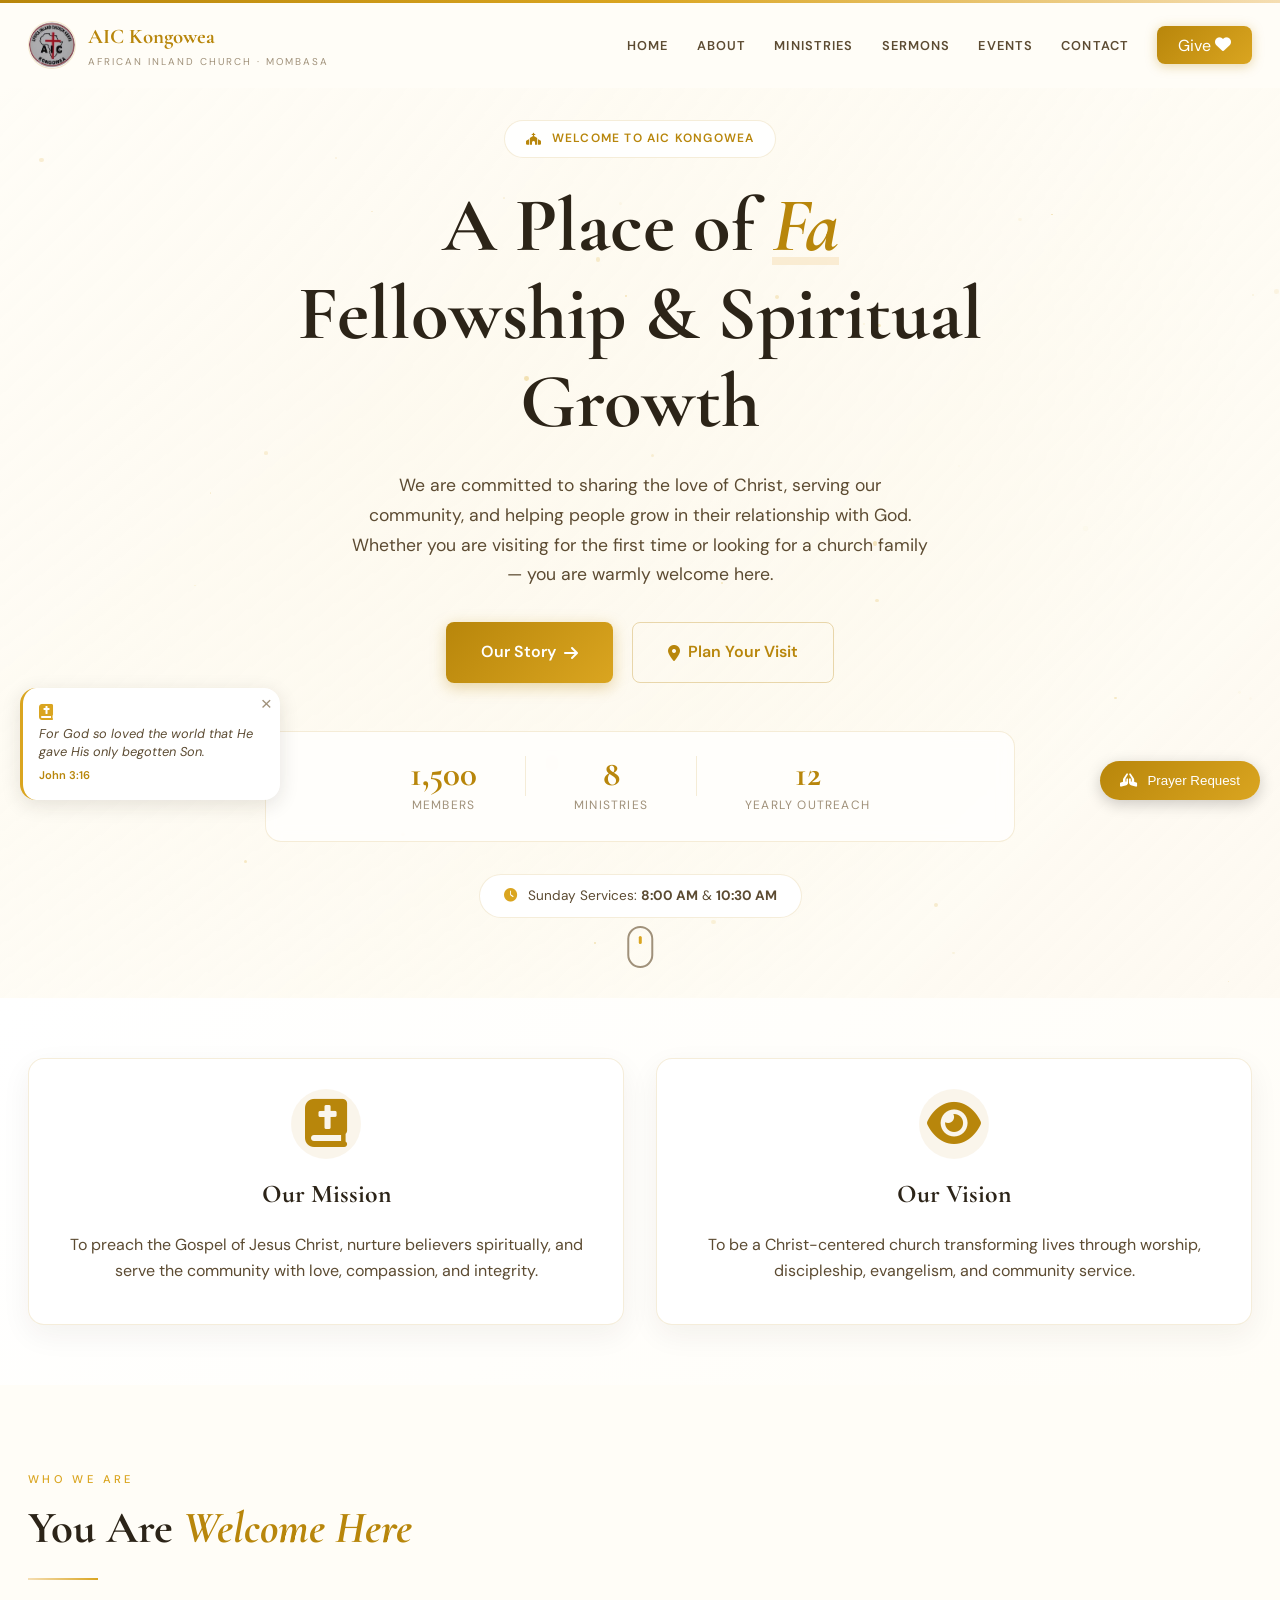
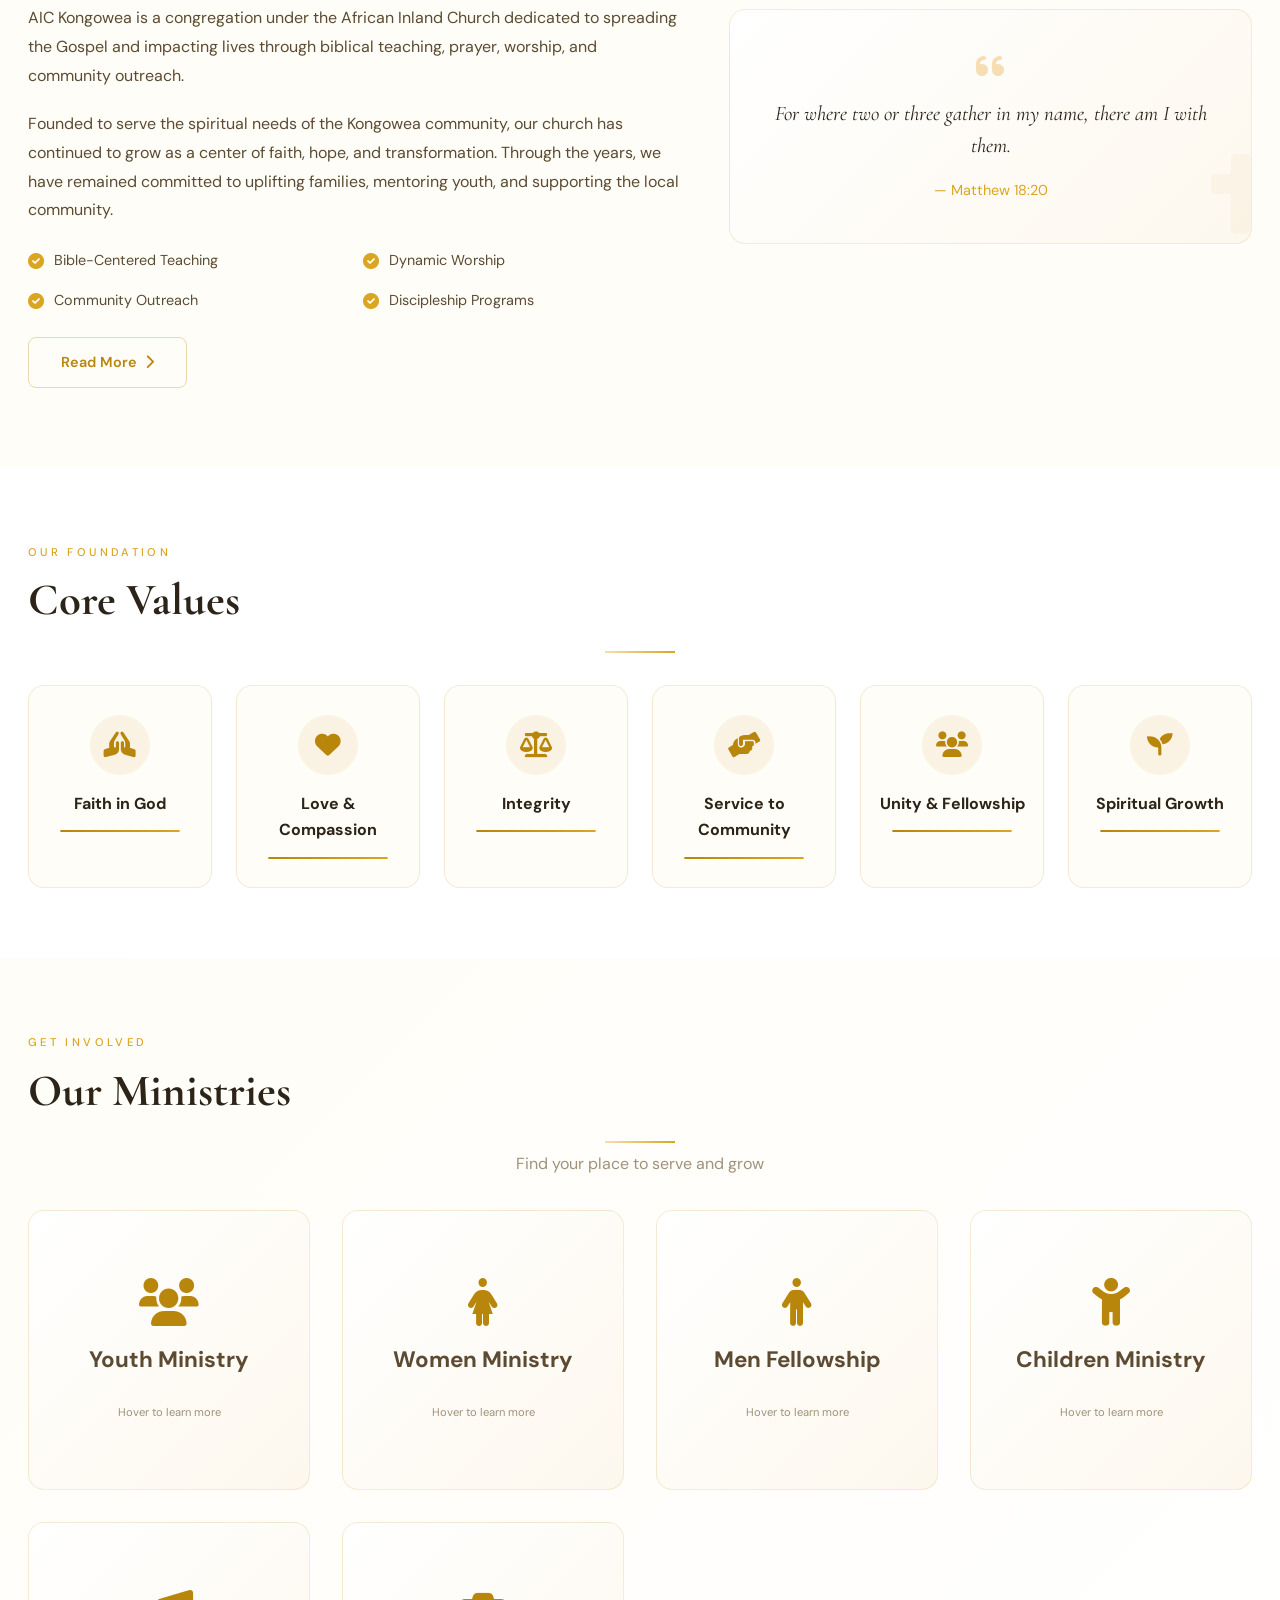
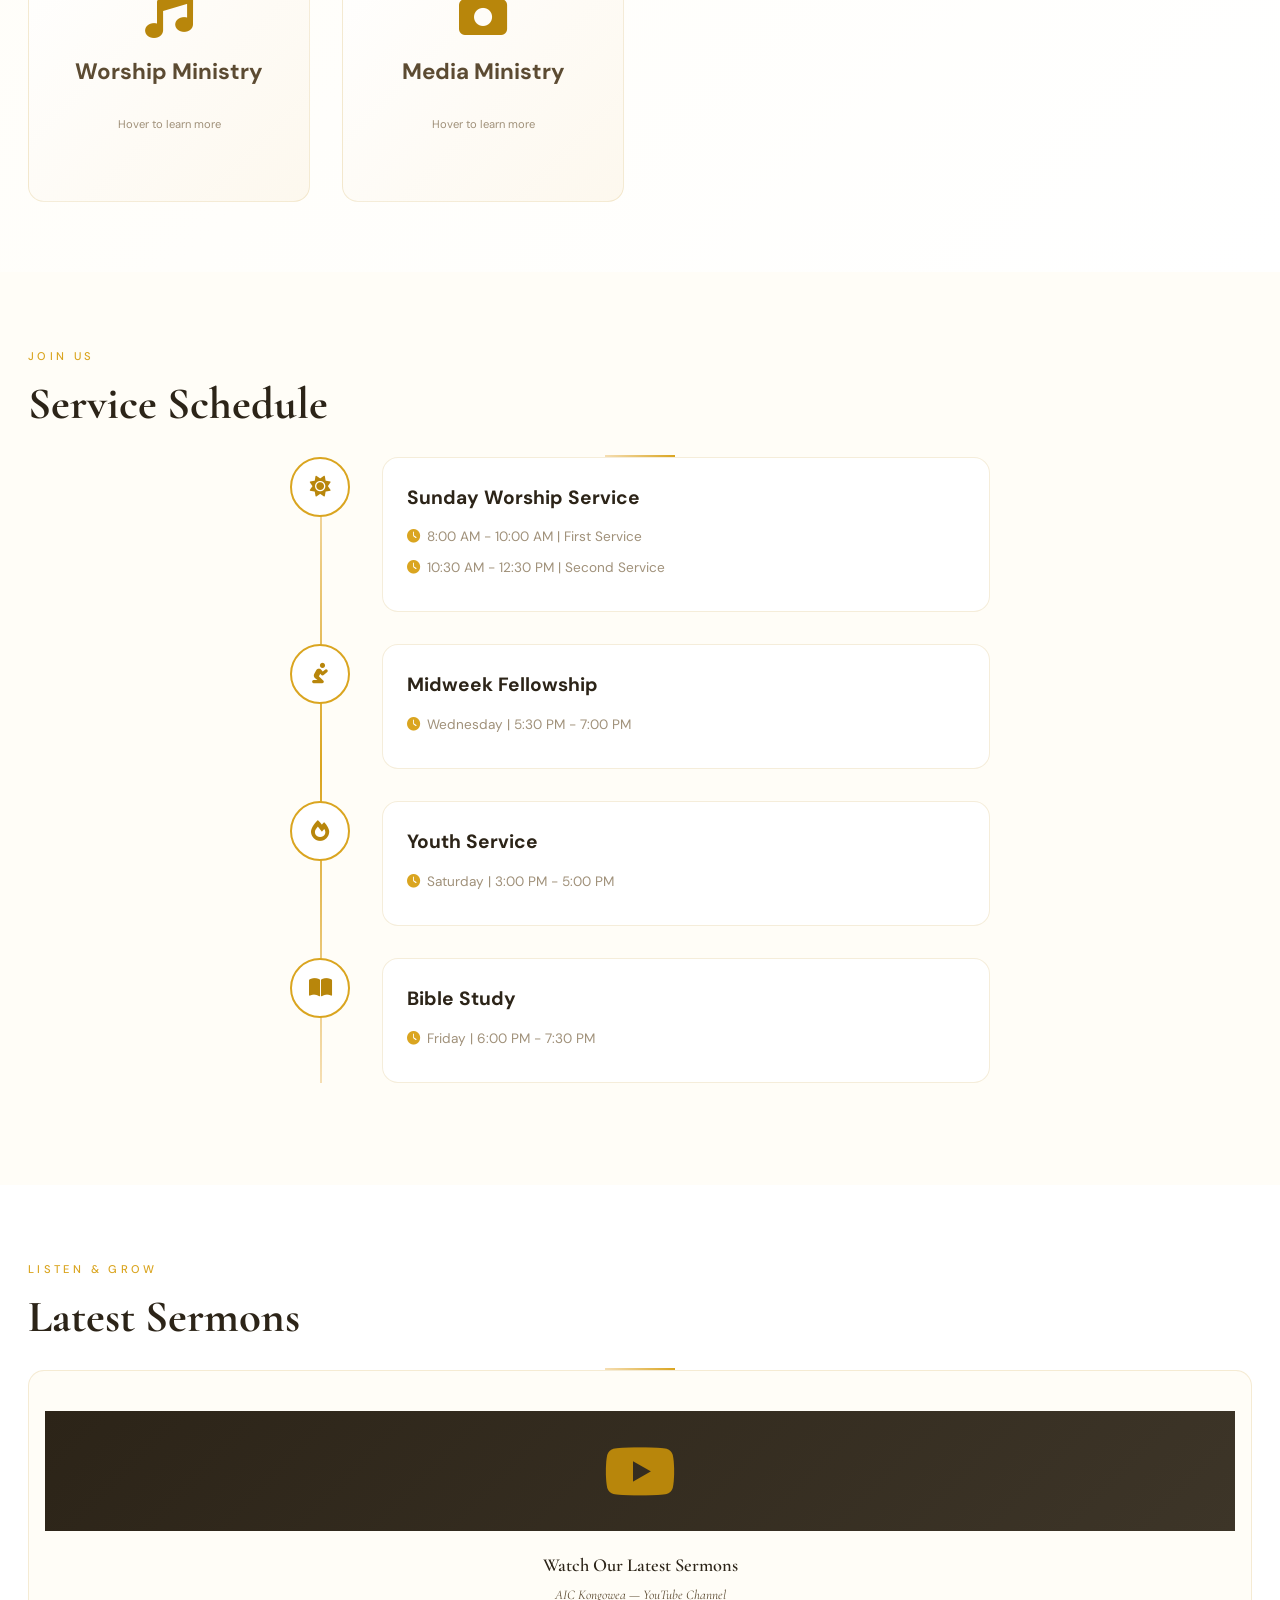
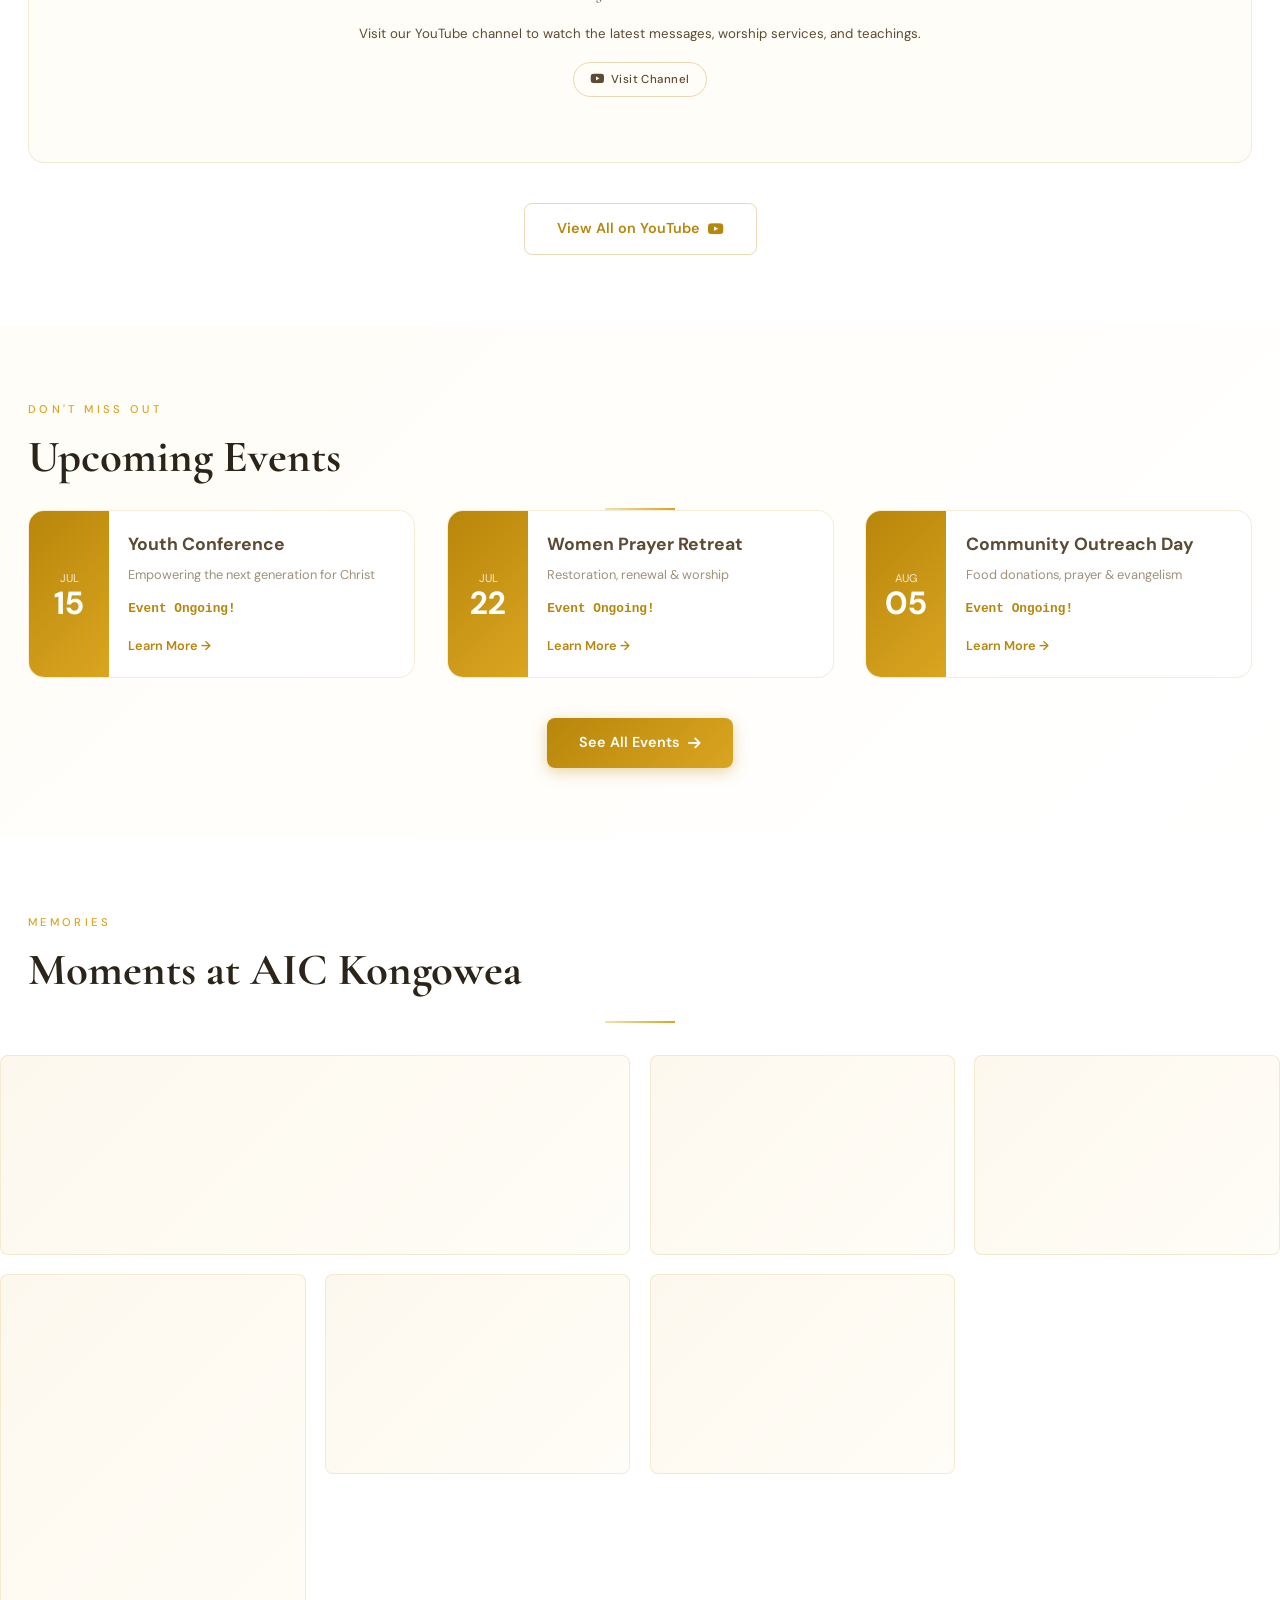
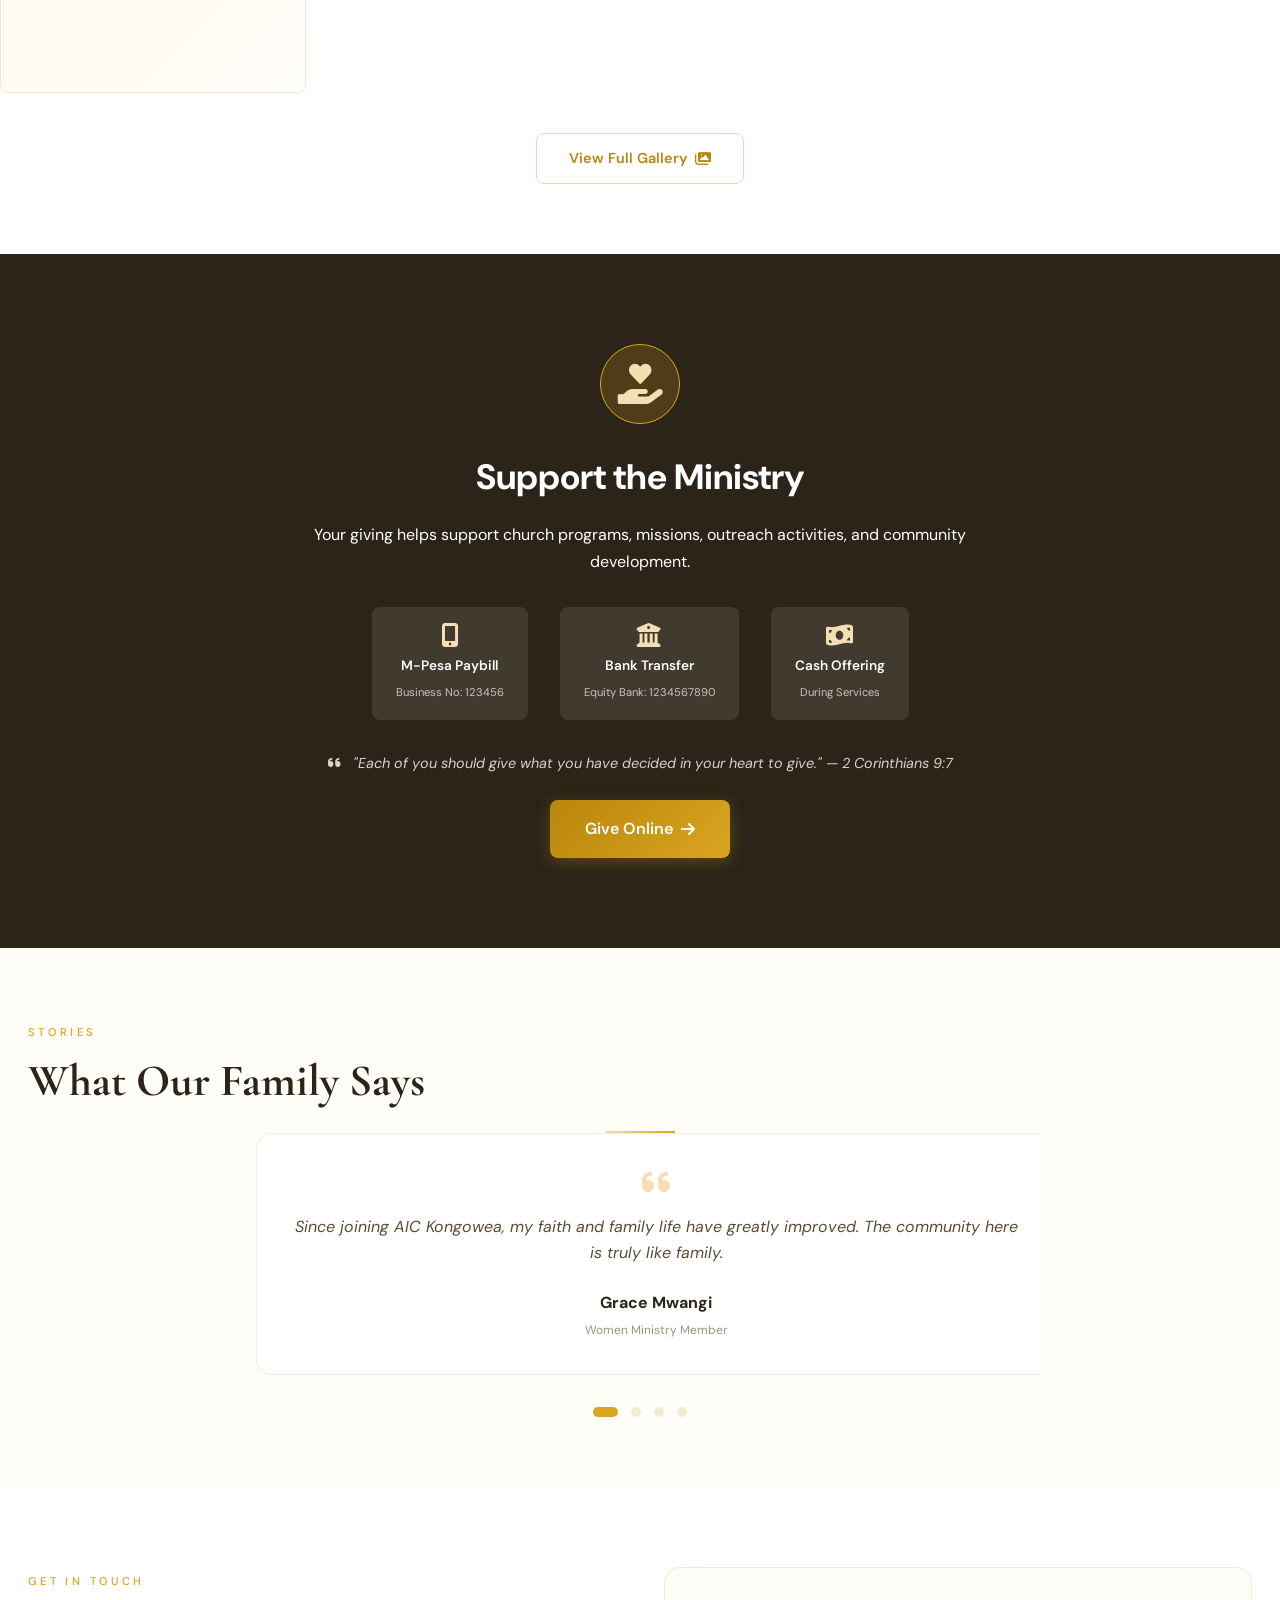
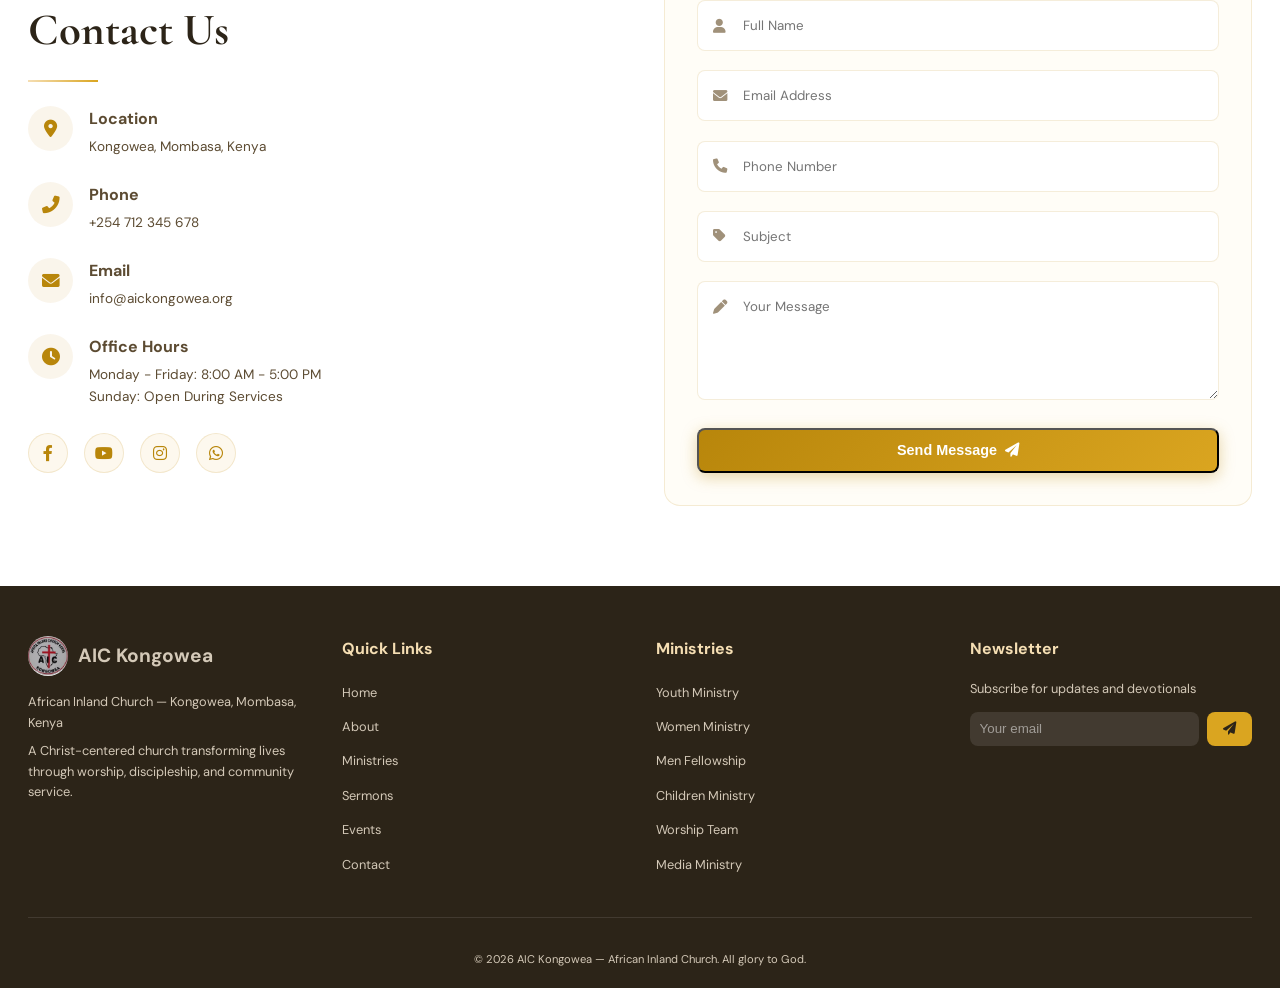
<file: index.html>
<!DOCTYPE html>
<html lang="en">
<head>
  <meta charset="UTF-8">
  <meta name="viewport" content="width=device-width, initial-scale=1.0, viewport-fit=cover">
  <title>AIC Kongowea | Home - African Inland Church Mombasa</title>
  
  <!-- Google Fonts -->
  <link href="https://fonts.googleapis.com/css2?family=Cormorant+Garamond:ital,wght@0,400;0,500;0,600;0,700;1,400;1,600;1,700&family=DM+Sans:wght@300;400;500;600;700;800&display=swap" rel="stylesheet">
  
  <!-- Font Awesome 6 -->
  <link rel="stylesheet" href="https://cdnjs.cloudflare.com/ajax/libs/font-awesome/6.0.0-beta3/css/all.min.css">
  
  <!-- AOS Animation Library -->
  <link href="https://unpkg.com/aos@2.3.1/dist/aos.css" rel="stylesheet">
  
  <link rel="stylesheet" href="style.css">
</head>
<body>

  <!-- =====================================================
       PRELOADER ANIMATION
  ===================================================== -->
  <div id="aic-preloader" class="aic-preloader">
    <div class="aic-preloader-inner">
      <div class="aic-preloader-logo">
        <img src="images/logo.jpg" alt="AIC Kongowea Logo" id="aic-preloader-img" 
             onerror="this.style.display='none'; this.nextElementSibling.style.display='flex';">
        <div class="aic-preloader-icon" style="display: none;">
          <i class="fas fa-cross"></i>
        </div>
      </div>
      <div class="aic-preloader-text">AIC Kongowea</div>
      <div class="aic-preloader-spinner"></div>
    </div>
  </div>

  <!-- =====================================================
       HEADER & NAVIGATION
  ===================================================== -->
  <header id="aic-header" class="aic-header">
    <div class="aic-header-top-bar"></div>
    <div class="aic-header-main">
      <div class="aic-container aic-header-flex">
        
        <a href="index.html" class="aic-logo" id="aic-logo-main">
          <div class="aic-logo-icon">
            <img src="images/logo.jpg" alt="AIC Kongowea Logo" id="aic-logo-img"
                 onerror="this.style.display='none'; this.nextElementSibling.style.display='flex';">
            <div class="aic-logo-fallback" style="display: none;">
              <i class="fas fa-cross"></i>
            </div>
          </div>
          <div class="aic-logo-text">
            <span class="aic-logo-name">AIC Kongowea</span>
            <span class="aic-logo-tagline">African Inland Church · Mombasa</span>
          </div>
        </a>

        <nav class="aic-nav-desktop" id="aic-nav-primary">
          <ul class="aic-nav-list" id="aic-desktop-nav-list">
            <li class="aic-nav-item"><a href="index.html" class="aic-nav-link aic-nav-link-active">Home</a></li>
            <li class="aic-nav-item"><a href="about.html" class="aic-nav-link">About</a></li>
            <li class="aic-nav-item"><a href="ministries.html" class="aic-nav-link">Ministries</a></li>
            <li class="aic-nav-item"><a href="sermons.html" class="aic-nav-link">Sermons</a></li>
            <li class="aic-nav-item"><a href="events.html" class="aic-nav-link">Events</a></li>
            <li class="aic-nav-item"><a href="contact.html" class="aic-nav-link">Contact</a></li>
            <li class="aic-nav-item aic-nav-cta"><a href="donate.html" class="aic-btn-give" id="aic-give-nav-btn">Give <i class="fas fa-heart"></i></a></li>
          </ul>
        </nav>

        <button class="aic-mobile-toggle" id="aic-mobile-toggle-btn" aria-label="Menu">
          <span class="aic-hamburger-line aic-hamburger-line-1"></span>
          <span class="aic-hamburger-line aic-hamburger-line-2"></span>
          <span class="aic-hamburger-line aic-hamburger-line-3"></span>
        </button>
      </div>
    </div>

    <div class="aic-mobile-overlay" id="aic-mobile-overlay">
      <div class="aic-mobile-overlay-bg"></div>
      <div class="aic-mobile-menu-container">
        <ul class="aic-mobile-nav-list">
          <li class="aic-mobile-nav-item"><a href="index.html" class="aic-mobile-nav-link">Home</a></li>
          <li class="aic-mobile-nav-item"><a href="about.html" class="aic-mobile-nav-link">About</a></li>
          <li class="aic-mobile-nav-item"><a href="ministries.html" class="aic-mobile-nav-link">Ministries</a></li>
          <li class="aic-mobile-nav-item"><a href="sermons.html" class="aic-mobile-nav-link">Sermons</a></li>
          <li class="aic-mobile-nav-item"><a href="events.html" class="aic-mobile-nav-link">Events</a></li>
          <li class="aic-mobile-nav-item"><a href="contact.html" class="aic-mobile-nav-link">Contact</a></li>
        </ul>
        <div class="aic-mobile-give-container">
          <a href="donate.html" class="aic-mobile-give-btn">Support the Ministry <i class="fas fa-arrow-right"></i></a>
        </div>
        <div class="aic-mobile-scripture">
          <i class="fas fa-quote-left"></i>
          <p>"For where two or three gather in my name, there am I with them."</p>
          <span>— Matthew 18:20</span>
        </div>
      </div>
    </div>
  </header>

  <main id="aic-main-content">

    <!-- =====================================================
         HERO SECTION
    ===================================================== -->
    <section id="aic-hero-section" class="aic-hero-section" data-aos="fade-in">
      <div class="aic-hero-parallax-bg" id="aic-hero-parallax"></div>
      <div class="aic-hero-gradient-overlay"></div>
      <div class="aic-hero-particles" id="aic-hero-particles"></div>
      
      <div class="aic-container aic-hero-container">
        <div class="aic-hero-content" data-aos="fade-up" data-aos-delay="200" data-aos-duration="1000">
          <div class="aic-hero-badge-wrapper">
            <span class="aic-hero-badge">
              <i class="fas fa-church"></i> Welcome to AIC Kongowea
            </span>
          </div>
          
          <h1 class="aic-hero-title">
            A Place of <span class="aic-hero-accent" id="aic-typed-text">Faith</span>
            <span class="aic-hero-title-line">Fellowship & Spiritual Growth</span>
          </h1>
          
          <p class="aic-hero-description">
            We are committed to sharing the love of Christ, serving our community, and helping people grow in their relationship with God. Whether you are visiting for the first time or looking for a church family — you are warmly welcome here.
          </p>
          
          <div class="aic-hero-buttons-wrapper">
            <a href="about.html" class="aic-btn-primary aic-btn-large aic-btn-glow">
              <span>Our Story</span>
              <i class="fas fa-arrow-right"></i>
            </a>
            <a href="contact.html" class="aic-btn-outline aic-btn-large">
              <i class="fas fa-map-marker-alt"></i>
              <span>Plan Your Visit</span>
            </a>
          </div>
          
          <div class="aic-hero-stats" id="aic-hero-stats">
            <div class="aic-stat-item" data-count="1500">
              <span class="aic-stat-number" id="aic-stat-members">0</span>
              <span class="aic-stat-label">Members</span>
            </div>
            <div class="aic-stat-divider"></div>
            <div class="aic-stat-item" data-count="8">
              <span class="aic-stat-number" id="aic-stat-ministries">0</span>
              <span class="aic-stat-label">Ministries</span>
            </div>
            <div class="aic-stat-divider"></div>
            <div class="aic-stat-item" data-count="12">
              <span class="aic-stat-number" id="aic-stat-outreaches">0</span>
              <span class="aic-stat-label">Yearly Outreach</span>
            </div>
          </div>
          
          <div class="aic-hero-service-times">
            <div class="aic-service-time-badge">
              <i class="fas fa-clock"></i>
              <span>Sunday Services: <strong>8:00 AM</strong> & <strong>10:30 AM</strong></span>
            </div>
          </div>
        </div>
      </div>
      
      <div class="aic-hero-scroll-indicator" id="aic-scroll-indicator">
        <span class="aic-scroll-text">Scroll</span>
        <div class="aic-scroll-mouse">
          <div class="aic-scroll-wheel"></div>
        </div>
      </div>
    </section>

    <!-- =====================================================
         MISSION & VISION SECTION
    ===================================================== -->
    <section id="aic-mission-vision-section" class="aic-mission-vision-section">
      <div class="aic-container">
        <div class="aic-mv-grid">
          <div class="aic-mv-card aic-mission-card" data-aos="flip-left" data-aos-duration="800">
            <div class="aic-mv-card-inner">
              <div class="aic-mv-icon-wrapper">
                <i class="fas fa-bible"></i>
                <div class="aic-mv-icon-bg"></div>
              </div>
              <h3>Our Mission</h3>
              <p>To preach the Gospel of Jesus Christ, nurture believers spiritually, and serve the community with love, compassion, and integrity.</p>
              <div class="aic-mv-hover-line"></div>
            </div>
          </div>
          <div class="aic-mv-card aic-vision-card" data-aos="flip-right" data-aos-delay="200" data-aos-duration="800">
            <div class="aic-mv-card-inner">
              <div class="aic-mv-icon-wrapper">
                <i class="fas fa-eye"></i>
                <div class="aic-mv-icon-bg"></div>
              </div>
              <h3>Our Vision</h3>
              <p>To be a Christ-centered church transforming lives through worship, discipleship, evangelism, and community service.</p>
              <div class="aic-mv-hover-line"></div>
            </div>
          </div>
        </div>
      </div>
    </section>

    <!-- =====================================================
         ABOUT / WELCOME SECTION
    ===================================================== -->
    <section id="aic-about-section" class="aic-about-section">
      <div class="aic-container">
        <div class="aic-about-grid">
          <div class="aic-about-content" data-aos="fade-right" data-aos-duration="800">
            <div class="aic-section-header aic-section-header-left">
              <span class="aic-section-tag">Who We Are</span>
              <h2 class="aic-section-title">You Are <span class="aic-accent">Welcome Here</span></h2>
              <div class="aic-section-divider aic-section-divider-left"></div>
            </div>
            
            <p class="aic-about-text">AIC Kongowea is a congregation under the African Inland Church dedicated to spreading the Gospel and impacting lives through biblical teaching, prayer, worship, and community outreach.</p>
            
            <p class="aic-about-text">Founded to serve the spiritual needs of the Kongowea community, our church has continued to grow as a center of faith, hope, and transformation. Through the years, we have remained committed to uplifting families, mentoring youth, and supporting the local community.</p>
            
            <div class="aic-about-features">
              <div class="aic-feature-item">
                <i class="fas fa-check-circle"></i>
                <span>Bible-Centered Teaching</span>
              </div>
              <div class="aic-feature-item">
                <i class="fas fa-check-circle"></i>
                <span>Dynamic Worship</span>
              </div>
              <div class="aic-feature-item">
                <i class="fas fa-check-circle"></i>
                <span>Community Outreach</span>
              </div>
              <div class="aic-feature-item">
                <i class="fas fa-check-circle"></i>
                <span>Discipleship Programs</span>
              </div>
            </div>
            
            <a href="about.html" class="aic-btn-outline">Read More <i class="fas fa-chevron-right"></i></a>
          </div>
          
          <div class="aic-about-quote" data-aos="fade-left" data-aos-delay="200" data-aos-duration="800">
            <div class="aic-quote-card">
              <i class="fas fa-quote-left aic-quote-icon"></i>
              <blockquote>
                For where two or three gather in my name, there am I with them.
              </blockquote>
              <cite>— Matthew 18:20</cite>
              <div class="aic-quote-cross">
                <i class="fas fa-cross"></i>
              </div>
            </div>
          </div>
        </div>
      </div>
    </section>

    <!-- =====================================================
         CORE VALUES SECTION
    ===================================================== -->
    <section class="aic-values-section">
      <div class="aic-container">
        <div class="aic-section-header" data-aos="fade-up">
          <span class="aic-section-tag">Our Foundation</span>
          <h2 class="aic-section-title">Core Values</h2>
          <div class="aic-section-divider"></div>
        </div>
        
        <div class="aic-values-grid">
          <div class="aic-value-card" data-aos="zoom-in" data-aos-delay="0" data-aos-duration="500">
            <div class="aic-value-icon"><i class="fas fa-praying-hands"></i></div>
            <h3>Faith in God</h3>
            <div class="aic-value-progress"><div class="aic-progress-bar" style="width: 100%"></div></div>
          </div>
          <div class="aic-value-card" data-aos="zoom-in" data-aos-delay="100" data-aos-duration="500">
            <div class="aic-value-icon"><i class="fas fa-heart"></i></div>
            <h3>Love & Compassion</h3>
            <div class="aic-value-progress"><div class="aic-progress-bar" style="width: 100%"></div></div>
          </div>
          <div class="aic-value-card" data-aos="zoom-in" data-aos-delay="200" data-aos-duration="500">
            <div class="aic-value-icon"><i class="fas fa-balance-scale"></i></div>
            <h3>Integrity</h3>
            <div class="aic-value-progress"><div class="aic-progress-bar" style="width: 100%"></div></div>
          </div>
          <div class="aic-value-card" data-aos="zoom-in" data-aos-delay="300" data-aos-duration="500">
            <div class="aic-value-icon"><i class="fas fa-hands-helping"></i></div>
            <h3>Service to Community</h3>
            <div class="aic-value-progress"><div class="aic-progress-bar" style="width: 100%"></div></div>
          </div>
          <div class="aic-value-card" data-aos="zoom-in" data-aos-delay="400" data-aos-duration="500">
            <div class="aic-value-icon"><i class="fas fa-users"></i></div>
            <h3>Unity & Fellowship</h3>
            <div class="aic-value-progress"><div class="aic-progress-bar" style="width: 100%"></div></div>
          </div>
          <div class="aic-value-card" data-aos="zoom-in" data-aos-delay="500" data-aos-duration="500">
            <div class="aic-value-icon"><i class="fas fa-seedling"></i></div>
            <h3>Spiritual Growth</h3>
            <div class="aic-value-progress"><div class="aic-progress-bar" style="width: 100%"></div></div>
          </div>
        </div>
      </div>
    </section>

    <!-- =====================================================
         MINISTRIES SECTION WITH FLIP CARDS — FIXED
         Each card now has .aic-ministry-card-inner wrapper
         so the 3D flip context works correctly.
    ===================================================== -->
    <section id="aic-ministries-section" class="aic-ministries-section">
      <div class="aic-container">
        <div class="aic-section-header" data-aos="fade-up">
          <span class="aic-section-tag">Get Involved</span>
          <h2 class="aic-section-title">Our Ministries</h2>
          <div class="aic-section-divider"></div>
          <p class="aic-section-subtitle">Find your place to serve and grow</p>
        </div>
        
        <div class="aic-ministries-grid">

          <!-- Ministry Card 1 — Youth -->
          <div class="aic-ministry-card-flip" data-aos="flip-left" data-aos-delay="0">
            <div class="aic-ministry-card-inner">
              <div class="aic-ministry-card-front">
                <i class="fas fa-users"></i>
                <h3>Youth Ministry</h3>
                <span class="aic-ministry-hint">Hover to learn more</span>
              </div>
              <div class="aic-ministry-card-back">
                <i class="fas fa-fire"></i>
                <h3>Youth Ministry</h3>
                <p>Empowering young people spiritually & socially through mentorship, worship, and fellowship activities.</p>
                <a href="ministries.html#youth" class="aic-ministry-link">Join Us →</a>
              </div>
            </div>
          </div>

          <!-- Ministry Card 2 — Women -->
          <div class="aic-ministry-card-flip" data-aos="flip-left" data-aos-delay="100">
            <div class="aic-ministry-card-inner">
              <div class="aic-ministry-card-front">
                <i class="fas fa-female"></i>
                <h3>Women Ministry</h3>
                <span class="aic-ministry-hint">Hover to learn more</span>
              </div>
              <div class="aic-ministry-card-back">
                <i class="fas fa-heart"></i>
                <h3>Women Ministry</h3>
                <p>Encouraging women to grow in faith, leadership, and service within the church and community.</p>
                <a href="ministries.html#women" class="aic-ministry-link">Join Us →</a>
              </div>
            </div>
          </div>

          <!-- Ministry Card 3 — Men -->
          <div class="aic-ministry-card-flip" data-aos="flip-left" data-aos-delay="200">
            <div class="aic-ministry-card-inner">
              <div class="aic-ministry-card-front">
                <i class="fas fa-male"></i>
                <h3>Men Fellowship</h3>
                <span class="aic-ministry-hint">Hover to learn more</span>
              </div>
              <div class="aic-ministry-card-back">
                <i class="fas fa-shield-alt"></i>
                <h3>Men Fellowship</h3>
                <p>Building strong Christian men through prayer, leadership, and accountability.</p>
                <a href="ministries.html#men" class="aic-ministry-link">Join Us →</a>
              </div>
            </div>
          </div>

          <!-- Ministry Card 4 — Children -->
          <div class="aic-ministry-card-flip" data-aos="flip-left" data-aos-delay="300">
            <div class="aic-ministry-card-inner">
              <div class="aic-ministry-card-front">
                <i class="fas fa-child"></i>
                <h3>Children Ministry</h3>
                <span class="aic-ministry-hint">Hover to learn more</span>
              </div>
              <div class="aic-ministry-card-back">
                <i class="fas fa-smile"></i>
                <h3>Children Ministry</h3>
                <p>Teaching children biblical values and helping them grow in faith from an early age.</p>
                <a href="ministries.html#children" class="aic-ministry-link">Join Us →</a>
              </div>
            </div>
          </div>

          <!-- Ministry Card 5 — Worship -->
          <div class="aic-ministry-card-flip" data-aos="flip-left" data-aos-delay="400">
            <div class="aic-ministry-card-inner">
              <div class="aic-ministry-card-front">
                <i class="fas fa-music"></i>
                <h3>Worship Ministry</h3>
                <span class="aic-ministry-hint">Hover to learn more</span>
              </div>
              <div class="aic-ministry-card-back">
                <i class="fas fa-dove"></i>
                <h3>Worship Ministry</h3>
                <p>Leading the congregation into God's presence through praise and worship.</p>
                <a href="ministries.html#worship" class="aic-ministry-link">Join Us →</a>
              </div>
            </div>
          </div>

          <!-- Ministry Card 6 — Media -->
          <div class="aic-ministry-card-flip" data-aos="flip-left" data-aos-delay="500">
            <div class="aic-ministry-card-inner">
              <div class="aic-ministry-card-front">
                <i class="fas fa-camera"></i>
                <h3>Media Ministry</h3>
                <span class="aic-ministry-hint">Hover to learn more</span>
              </div>
              <div class="aic-ministry-card-back">
                <i class="fas fa-broadcast-tower"></i>
                <h3>Media Ministry</h3>
                <p>Sharing the gospel through technology, social media, and creative arts.</p>
                <a href="ministries.html#media" class="aic-ministry-link">Join Us →</a>
              </div>
            </div>
          </div>

        </div>
      </div>
    </section>

    <!-- =====================================================
         SERVICE TIMELINE SECTION
    ===================================================== -->
    <section class="aic-services-timeline-section">
      <div class="aic-container">
        <div class="aic-section-header" data-aos="fade-up">
          <span class="aic-section-tag">Join Us</span>
          <h2 class="aic-section-title">Service Schedule</h2>
          <div class="aic-section-divider"></div>
        </div>
        
        <div class="aic-timeline" data-aos="fade-up">
          <div class="aic-timeline-item">
            <div class="aic-timeline-marker"><i class="fas fa-sun"></i></div>
            <div class="aic-timeline-content">
              <h3>Sunday Worship Service</h3>
              <div class="aic-timeline-time"><i class="fas fa-clock"></i><span>8:00 AM - 10:00 AM | First Service</span></div>
              <div class="aic-timeline-time"><i class="fas fa-clock"></i><span>10:30 AM - 12:30 PM | Second Service</span></div>
            </div>
          </div>
          <div class="aic-timeline-item">
            <div class="aic-timeline-marker"><i class="fas fa-pray"></i></div>
            <div class="aic-timeline-content">
              <h3>Midweek Fellowship</h3>
              <div class="aic-timeline-time"><i class="fas fa-clock"></i><span>Wednesday | 5:30 PM - 7:00 PM</span></div>
            </div>
          </div>
          <div class="aic-timeline-item">
            <div class="aic-timeline-marker"><i class="fas fa-fire"></i></div>
            <div class="aic-timeline-content">
              <h3>Youth Service</h3>
              <div class="aic-timeline-time"><i class="fas fa-clock"></i><span>Saturday | 3:00 PM - 5:00 PM</span></div>
            </div>
          </div>
          <div class="aic-timeline-item">
            <div class="aic-timeline-marker"><i class="fas fa-book-open"></i></div>
            <div class="aic-timeline-content">
              <h3>Bible Study</h3>
              <div class="aic-timeline-time"><i class="fas fa-clock"></i><span>Friday | 6:00 PM - 7:30 PM</span></div>
            </div>
          </div>
        </div>
      </div>
    </section>

<!-- =====================================================
     SERMONS SECTION — Live from YouTube
     Fetches the 3 latest videos from @aickongowea001
     via YouTube RSS feed (no API key needed)
===================================================== -->
<section id="aic-sermons-section" class="aic-sermons-section">
  <div class="aic-container">
    <div class="aic-section-header" data-aos="fade-up">
      <span class="aic-section-tag">Listen & Grow</span>
      <h2 class="aic-section-title">Latest Sermons</h2>
      <div class="aic-section-divider"></div>
    </div>

    <!-- Cards injected by JS -->
    <div class="aic-sermons-grid" id="aic-sermons-grid">

      <!-- Loading skeletons shown while fetching -->
      <div class="aic-sermon-card-modern aic-sermon-skeleton">
        <div class="aic-sermon-media aic-skeleton-block"></div>
        <div class="aic-sermon-details">
          <div class="aic-skeleton-line aic-skeleton-title"></div>
          <div class="aic-skeleton-line aic-skeleton-sub"></div>
          <div class="aic-skeleton-line aic-skeleton-body"></div>
        </div>
      </div>
      <div class="aic-sermon-card-modern aic-sermon-skeleton">
        <div class="aic-sermon-media aic-skeleton-block"></div>
        <div class="aic-sermon-details">
          <div class="aic-skeleton-line aic-skeleton-title"></div>
          <div class="aic-skeleton-line aic-skeleton-sub"></div>
          <div class="aic-skeleton-line aic-skeleton-body"></div>
        </div>
      </div>
      <div class="aic-sermon-card-modern aic-sermon-skeleton">
        <div class="aic-sermon-media aic-skeleton-block"></div>
        <div class="aic-sermon-details">
          <div class="aic-skeleton-line aic-skeleton-title"></div>
          <div class="aic-skeleton-line aic-skeleton-sub"></div>
          <div class="aic-skeleton-line aic-skeleton-body"></div>
        </div>
      </div>

    </div>

    <div class="aic-sermons-footer" data-aos="fade-up">
      <a href="https://www.youtube.com/@aickongowea001" target="_blank"
         rel="noopener noreferrer" class="aic-btn-outline">
        View All on YouTube <i class="fab fa-youtube"></i>
      </a>
    </div>
  </div>
</section>

    <!-- =====================================================
         EVENTS SECTION WITH COUNTDOWN
    ===================================================== -->
    <section id="aic-events-section" class="aic-events-section">
      <div class="aic-container">
        <div class="aic-section-header" data-aos="fade-up">
          <span class="aic-section-tag">Don't Miss Out</span>
          <h2 class="aic-section-title">Upcoming Events</h2>
          <div class="aic-section-divider"></div>
        </div>
        
        <div class="aic-events-grid">
          <div class="aic-event-card-modern" data-aos="flip-up" data-aos-delay="0">
            <div class="aic-event-date-box">
              <span class="aic-event-month">JUL</span>
              <span class="aic-event-day">15</span>
            </div>
            <div class="aic-event-info">
              <h3>Youth Conference</h3>
              <p>Empowering the next generation for Christ</p>
              <div class="aic-event-countdown" data-event-date="2026-07-15T00:00:00">
                <span class="aic-countdown-days">00</span>d
                <span class="aic-countdown-hours">00</span>h
                <span class="aic-countdown-minutes">00</span>m
              </div>
              <a href="events.html" class="aic-event-link">Learn More →</a>
            </div>
          </div>
          <div class="aic-event-card-modern" data-aos="flip-up" data-aos-delay="150">
            <div class="aic-event-date-box">
              <span class="aic-event-month">JUL</span>
              <span class="aic-event-day">22</span>
            </div>
            <div class="aic-event-info">
              <h3>Women Prayer Retreat</h3>
              <p>Restoration, renewal & worship</p>
              <div class="aic-event-countdown" data-event-date="2026-07-22T00:00:00">
                <span class="aic-countdown-days">00</span>d
                <span class="aic-countdown-hours">00</span>h
                <span class="aic-countdown-minutes">00</span>m
              </div>
              <a href="events.html" class="aic-event-link">Learn More →</a>
            </div>
          </div>
          <div class="aic-event-card-modern" data-aos="flip-up" data-aos-delay="300">
            <div class="aic-event-date-box">
              <span class="aic-event-month">AUG</span>
              <span class="aic-event-day">05</span>
            </div>
            <div class="aic-event-info">
              <h3>Community Outreach Day</h3>
              <p>Food donations, prayer & evangelism</p>
              <div class="aic-event-countdown" data-event-date="2026-08-05T00:00:00">
                <span class="aic-countdown-days">00</span>d
                <span class="aic-countdown-hours">00</span>h
                <span class="aic-countdown-minutes">00</span>m
              </div>
              <a href="events.html" class="aic-event-link">Learn More →</a>
            </div>
          </div>
        </div>
        
        <div class="aic-events-footer" data-aos="fade-up">
          <a href="events.html" class="aic-btn-primary">See All Events <i class="fas fa-arrow-right"></i></a>
        </div>
      </div>
    </section>

    <!-- =====================================================
         GALLERY MASONRY SECTION
    ===================================================== -->
    <section class="aic-gallery-masonry-section">
      <div class="aic-container">
        <div class="aic-section-header" data-aos="fade-up">
          <span class="aic-section-tag">Memories</span>
          <h2 class="aic-section-title">Moments at AIC Kongowea</h2>
          <div class="aic-section-divider"></div>
        </div>
      </div>
      
      <div class="aic-masonry-grid" data-aos="fade-up">
        <div class="aic-masonry-item aic-masonry-item-large">
          <div class="aic-masonry-overlay"><i class="fas fa-church"></i><span>Worship Service</span></div>
        </div>
        <div class="aic-masonry-item">
          <div class="aic-masonry-overlay"><i class="fas fa-hands-helping"></i><span>Community Outreach</span></div>
        </div>
        <div class="aic-masonry-item">
          <div class="aic-masonry-overlay"><i class="fas fa-water"></i><span>Baptism Ceremony</span></div>
        </div>
        <div class="aic-masonry-item aic-masonry-item-tall">
          <div class="aic-masonry-overlay"><i class="fas fa-music"></i><span>Choir Performance</span></div>
        </div>
        <div class="aic-masonry-item">
          <div class="aic-masonry-overlay"><i class="fas fa-users"></i><span>Youth Fellowship</span></div>
        </div>
        <div class="aic-masonry-item">
          <div class="aic-masonry-overlay"><i class="fas fa-child"></i><span>Sunday School</span></div>
        </div>
      </div>
      
      <div class="aic-gallery-footer" data-aos="fade-up">
        <a href="gallery.html" class="aic-btn-outline">View Full Gallery <i class="fas fa-images"></i></a>
      </div>
    </section>

    <!-- =====================================================
         DONATION PARALLAX SECTION
    ===================================================== -->
    <section id="aic-donate-section" class="aic-donate-parallax-section">
      <div class="aic-donate-parallax-bg"></div>
      <div class="aic-donate-overlay"></div>
      <div class="aic-container">
        <div class="aic-donate-content" data-aos="zoom-in" data-aos-duration="800">
          <div class="aic-donate-icon">
            <i class="fas fa-hand-holding-heart"></i>
          </div>
          <h2>Support the Ministry</h2>
          <p>Your giving helps support church programs, missions, outreach activities, and community development.</p>
          
          <div class="aic-donate-methods">
            <div class="aic-donate-method">
              <i class="fas fa-mobile-alt"></i>
              <span>M-Pesa Paybill</span>
              <small>Business No: 123456</small>
            </div>
            <div class="aic-donate-method">
              <i class="fas fa-university"></i>
              <span>Bank Transfer</span>
              <small>Equity Bank: 1234567890</small>
            </div>
            <div class="aic-donate-method">
              <i class="fas fa-money-bill-wave"></i>
              <span>Cash Offering</span>
              <small>During Services</small>
            </div>
          </div>
          
          <div class="aic-donate-verse">
            <i class="fas fa-quote-left"></i>
            "Each of you should give what you have decided in your heart to give."
            <span>— 2 Corinthians 9:7</span>
          </div>
          
          <a href="donate.html" class="aic-btn-primary aic-btn-large aic-btn-glow">Give Online <i class="fas fa-arrow-right"></i></a>
        </div>
      </div>
    </section>

    <!-- =====================================================
         TESTIMONIALS SECTION
    ===================================================== -->
    <section class="aic-testimonials-section">
      <div class="aic-container">
        <div class="aic-section-header" data-aos="fade-up">
          <span class="aic-section-tag">Stories</span>
          <h2 class="aic-section-title">What Our Family Says</h2>
          <div class="aic-section-divider"></div>
        </div>
        
        <div class="aic-testimonials-slider" id="aic-testimonials-slider">
          <div class="aic-testimonial-track">
            <div class="aic-testimonial-card">
              <i class="fas fa-quote-left"></i>
              <p>Since joining AIC Kongowea, my faith and family life have greatly improved. The community here is truly like family.</p>
              <div class="aic-testimonial-author">
                <strong>Grace Mwangi</strong>
                <span>Women Ministry Member</span>
              </div>
            </div>
            <div class="aic-testimonial-card">
              <i class="fas fa-quote-left"></i>
              <p>The youth program transformed my son's life. He's now a confident young man serving God.</p>
              <div class="aic-testimonial-author">
                <strong>Peter Ochieng</strong>
                <span>Parent</span>
              </div>
            </div>
            <div class="aic-testimonial-card">
              <i class="fas fa-quote-left"></i>
              <p>I found my purpose through the worship ministry. This church gave me a place to use my gifts.</p>
              <div class="aic-testimonial-author">
                <strong>Sarah Kamau</strong>
                <span>Worship Team</span>
              </div>
            </div>
            <div class="aic-testimonial-card">
              <i class="fas fa-quote-left"></i>
              <p>The outreach programs have blessed our community immensely. AIC Kongowea truly lives out the gospel.</p>
              <div class="aic-testimonial-author">
                <strong>James Otieno</strong>
                <span>Community Member</span>
              </div>
            </div>
          </div>
          <div class="aic-testimonial-dots"></div>
        </div>
      </div>
    </section>

    <!-- =====================================================
         CONTACT SECTION
    ===================================================== -->
    <section id="aic-contact-section" class="aic-contact-section">
      <div class="aic-container">
        <div class="aic-contact-grid">
          <div class="aic-contact-info" data-aos="fade-right">
            <div class="aic-section-header aic-section-header-left">
              <span class="aic-section-tag">Get in Touch</span>
              <h2 class="aic-section-title">Contact Us</h2>
              <div class="aic-section-divider aic-section-divider-left"></div>
            </div>
            
            <div class="aic-contact-details">
              <div class="aic-contact-item">
                <i class="fas fa-map-marker-alt"></i>
                <div><h4>Location</h4><p>Kongowea, Mombasa, Kenya</p></div>
              </div>
              <div class="aic-contact-item">
                <i class="fas fa-phone-alt"></i>
                <div><h4>Phone</h4><p>+254 712 345 678</p></div>
              </div>
              <div class="aic-contact-item">
                <i class="fas fa-envelope"></i>
                <div><h4>Email</h4><p>info@aickongowea.org</p></div>
              </div>
              <div class="aic-contact-item">
                <i class="fas fa-clock"></i>
                <div>
                  <h4>Office Hours</h4>
                  <p>Monday - Friday: 8:00 AM - 5:00 PM</p>
                  <p>Sunday: Open During Services</p>
                </div>
              </div>
            </div>
            
            <div class="aic-social-links">
              <a href="#" class="aic-social-link"><i class="fab fa-facebook-f"></i></a>
              <a href="#" class="aic-social-link"><i class="fab fa-youtube"></i></a>
              <a href="#" class="aic-social-link"><i class="fab fa-instagram"></i></a>
              <a href="#" class="aic-social-link"><i class="fab fa-whatsapp"></i></a>
            </div>
          </div>
          
          <div class="aic-contact-form-wrapper" data-aos="fade-left">
            <form class="aic-contact-form" id="aic-contact-form">
              <div class="aic-form-group">
                <input type="text" id="aic-form-name" placeholder="Full Name" required>
                <i class="fas fa-user"></i>
              </div>
              <div class="aic-form-group">
                <input type="email" id="aic-form-email" placeholder="Email Address" required>
                <i class="fas fa-envelope"></i>
              </div>
              <div class="aic-form-group">
                <input type="tel" id="aic-form-phone" placeholder="Phone Number">
                <i class="fas fa-phone"></i>
              </div>
              <div class="aic-form-group">
                <input type="text" id="aic-form-subject" placeholder="Subject">
                <i class="fas fa-tag"></i>
              </div>
              <div class="aic-form-group">
                <textarea id="aic-form-message" rows="5" placeholder="Your Message"></textarea>
                <i class="fas fa-pen"></i>
              </div>
              <button type="submit" class="aic-btn-primary aic-btn-full">Send Message <i class="fas fa-paper-plane"></i></button>
            </form>
          </div>
        </div>
      </div>
    </section>

    <!-- Bible Verse Widget -->
    <div class="aic-bible-verse-widget" id="aic-bible-verse">
      <div class="aic-verse-content">
        <i class="fas fa-bible"></i>
        <p id="aic-verse-text">Loading verse...</p>
        <span id="aic-verse-reference"></span>
      </div>
      <button class="aic-verse-close" id="aic-verse-close">×</button>
    </div>

    <!-- Prayer Request Button & Modal -->
    <button class="aic-prayer-button" id="aic-prayer-button">
      <i class="fas fa-praying-hands"></i>
      <span>Prayer Request</span>
    </button>
    
    <div class="aic-prayer-modal" id="aic-prayer-modal">
      <div class="aic-prayer-modal-content">
        <button class="aic-prayer-modal-close">&times;</button>
        <i class="fas fa-pray"></i>
        <h3>Submit a Prayer Request</h3>
        <form id="aic-prayer-form">
          <input type="text" placeholder="Your Name (Optional)">
          <textarea rows="4" placeholder="Share your prayer request..."></textarea>
          <button type="submit" class="aic-btn-primary">Submit Request</button>
        </form>
      </div>
    </div>

    <!-- Back to Top -->
    <button class="aic-back-to-top" id="aic-back-to-top">
      <i class="fas fa-arrow-up"></i>
    </button>

  </main>

  <!-- =====================================================
       FOOTER
  ===================================================== -->
  <footer class="aic-footer">
    <div class="aic-container">
      <div class="aic-footer-grid">
        <div class="aic-footer-col">
          <div class="aic-footer-logo">
            <img src="images/logo.jpg" alt="AIC Kongowea Logo" id="aic-footer-logo-img"
                 onerror="this.style.display='none'; this.nextElementSibling.style.display='flex';">
            <div class="aic-footer-logo-fallback" style="display: none;">
              <i class="fas fa-cross"></i>
            </div>
            <span>AIC Kongowea</span>
          </div>
          <p>African Inland Church — Kongowea, Mombasa, Kenya</p>
          <p>A Christ-centered church transforming lives through worship, discipleship, and community service.</p>
        </div>
        <div class="aic-footer-col">
          <h4>Quick Links</h4>
          <ul>
            <li><a href="index.html">Home</a></li>
            <li><a href="about.html">About</a></li>
            <li><a href="ministries.html">Ministries</a></li>
            <li><a href="sermons.html">Sermons</a></li>
            <li><a href="events.html">Events</a></li>
            <li><a href="contact.html">Contact</a></li>
          </ul>
        </div>
        <div class="aic-footer-col">
          <h4>Ministries</h4>
          <ul>
            <li><a href="ministries.html#youth">Youth Ministry</a></li>
            <li><a href="ministries.html#women">Women Ministry</a></li>
            <li><a href="ministries.html#men">Men Fellowship</a></li>
            <li><a href="ministries.html#children">Children Ministry</a></li>
            <li><a href="ministries.html#worship">Worship Team</a></li>
            <li><a href="ministries.html#media">Media Ministry</a></li>
          </ul>
        </div>
        <div class="aic-footer-col">
          <h4>Newsletter</h4>
          <p>Subscribe for updates and devotionals</p>
          <div class="aic-footer-newsletter">
            <input type="email" placeholder="Your email">
            <button><i class="fas fa-paper-plane"></i></button>
          </div>
        </div>
      </div>
      <div class="aic-footer-bottom">
        <p>&copy; 2026 AIC Kongowea — African Inland Church. All glory to God.</p>
      </div>
    </div>
  </footer>

  <script src="https://unpkg.com/aos@2.3.1/dist/aos.js"></script>
  <script src="script.js"></script>
</body>
</html>
</file>
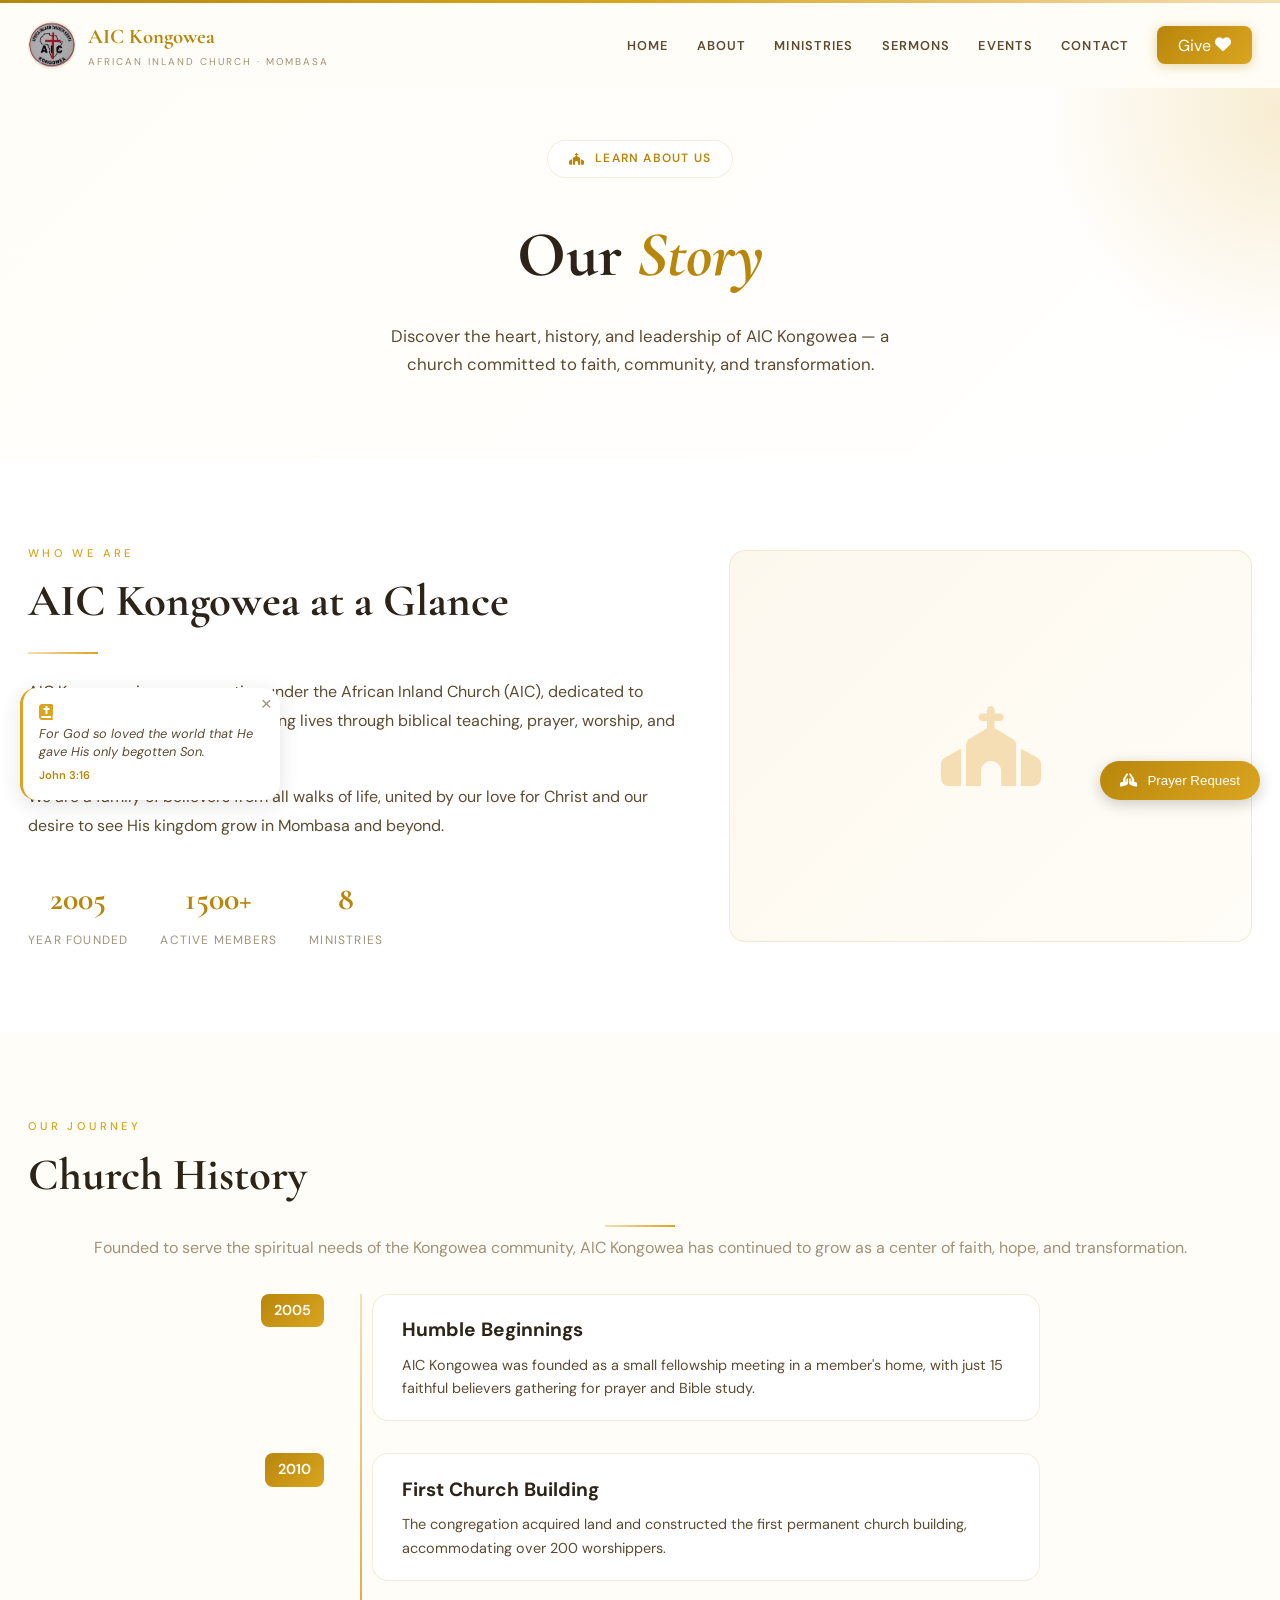
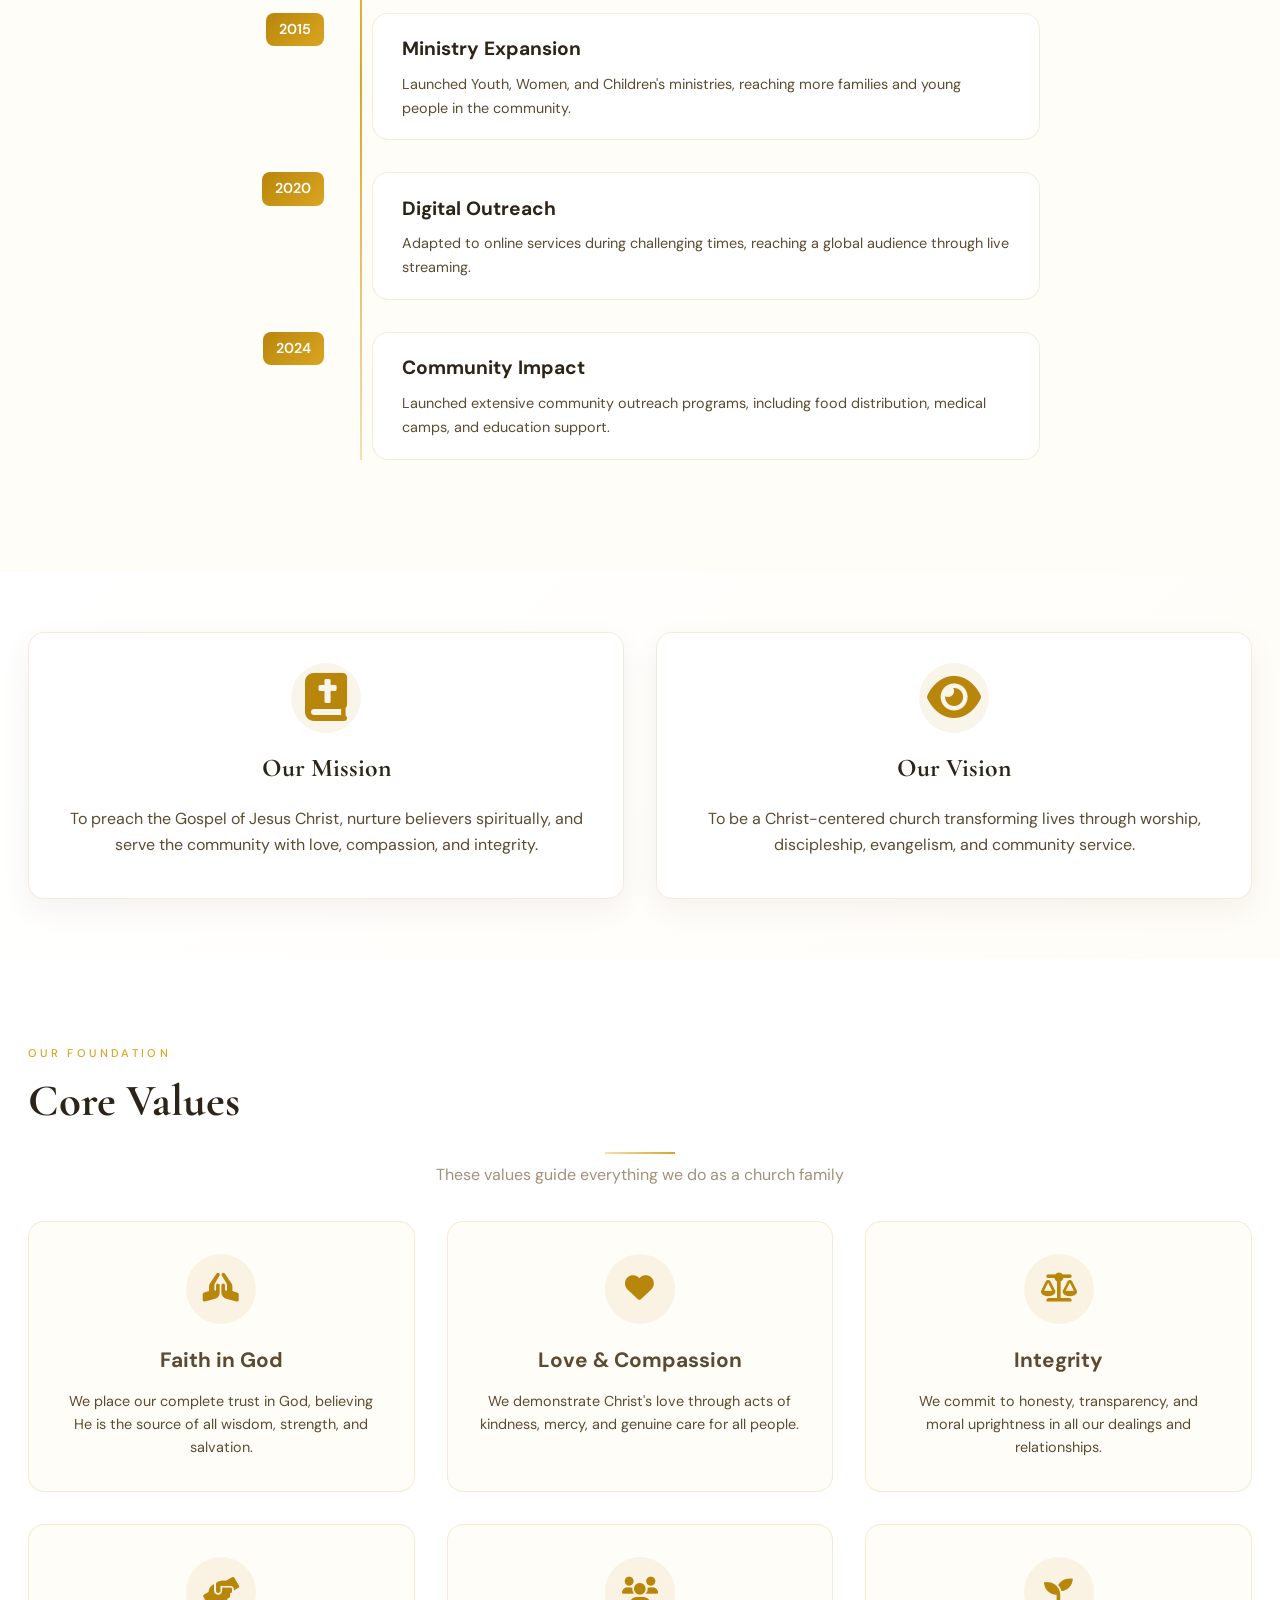
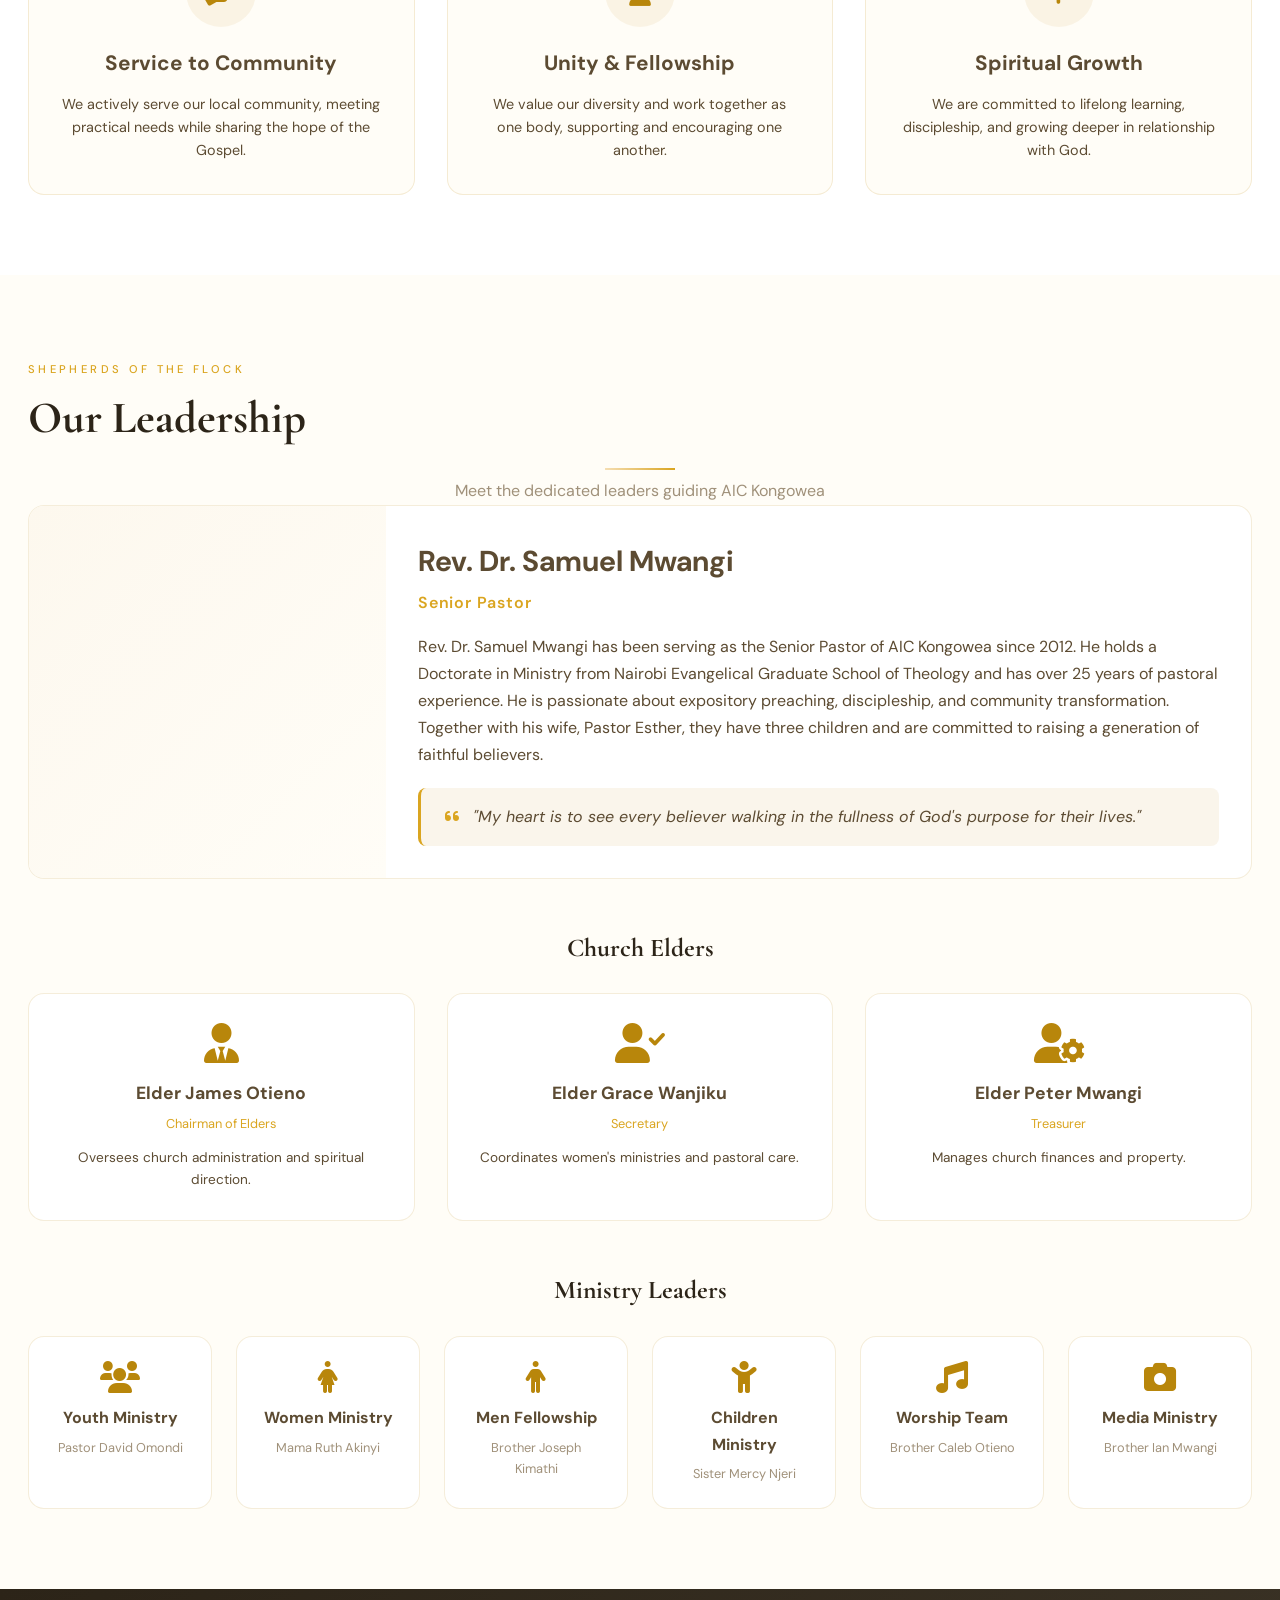
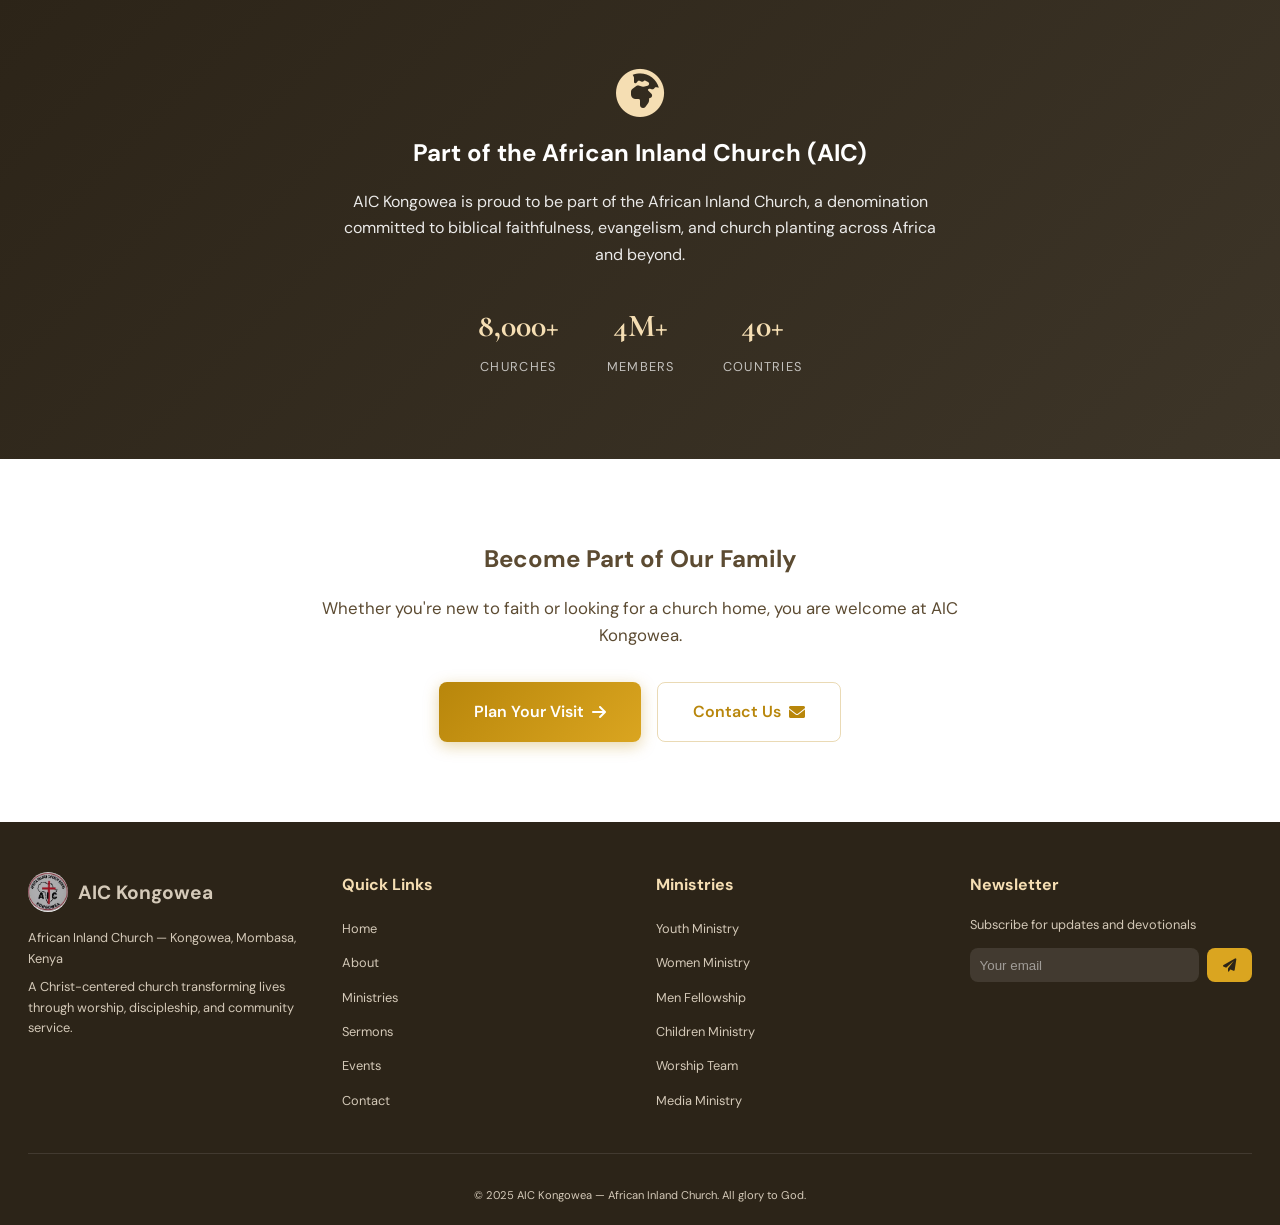
<file: about.html>
<!DOCTYPE html>
<html lang="en">
<head>
  <meta charset="UTF-8">
  <meta name="viewport" content="width=device-width, initial-scale=1.0, viewport-fit=cover">
  <title>AIC Kongowea | About Us - Our History & Leadership</title>
  
  <!-- Google Fonts -->
  <link href="https://fonts.googleapis.com/css2?family=Cormorant+Garamond:ital,wght@0,400;0,500;0,600;0,700;1,400;1,600;1,700&family=DM+Sans:wght@300;400;500;600;700;800&display=swap" rel="stylesheet">
  
  <!-- Font Awesome 6 -->
  <link rel="stylesheet" href="https://cdnjs.cloudflare.com/ajax/libs/font-awesome/6.0.0-beta3/css/all.min.css">
  
  <!-- AOS Animation Library -->
  <link href="https://unpkg.com/aos@2.3.1/dist/aos.css" rel="stylesheet">
  
  <link rel="stylesheet" href="style.css">
</head>
<body>

  <!-- =====================================================
       PRELOADER ANIMATION
  ===================================================== -->
  <div id="aic-preloader" class="aic-preloader">
    <div class="aic-preloader-inner">
      <div class="aic-preloader-logo">
        <img src="images/logo.jpg" alt="AIC Kongowea Logo" id="aic-preloader-img" 
             onerror="this.style.display='none'; this.nextElementSibling.style.display='flex';">
        <div class="aic-preloader-icon" style="display: none;">
          <i class="fas fa-cross"></i>
        </div>
      </div>
      <div class="aic-preloader-text">AIC Kongowea</div>
      <div class="aic-preloader-spinner"></div>
    </div>
  </div>

  <!-- =====================================================
       HEADER & NAVIGATION
  ===================================================== -->
  <header id="aic-header" class="aic-header">
    <div class="aic-header-top-bar"></div>
    <div class="aic-header-main">
      <div class="aic-container aic-header-flex">
        
        <!-- Logo / Brand with Image Fallback -->
        <a href="index.html" class="aic-logo" id="aic-logo-main">
          <div class="aic-logo-icon">
            <img src="images/logo.jpg" alt="AIC Kongowea Logo" id="aic-logo-img"
                 onerror="this.style.display='none'; this.nextElementSibling.style.display='flex';">
            <div class="aic-logo-fallback" style="display: none;">
              <i class="fas fa-cross"></i>
            </div>
          </div>
          <div class="aic-logo-text">
            <span class="aic-logo-name">AIC Kongowea</span>
            <span class="aic-logo-tagline">African Inland Church · Mombasa</span>
          </div>
        </a>

        <!-- Desktop Navigation -->
        <nav class="aic-nav-desktop" id="aic-nav-primary">
          <ul class="aic-nav-list" id="aic-desktop-nav-list">
            <li class="aic-nav-item"><a href="index.html" class="aic-nav-link">Home</a></li>
            <li class="aic-nav-item"><a href="about.html" class="aic-nav-link aic-nav-link-active">About</a></li>
            <li class="aic-nav-item"><a href="ministries.html" class="aic-nav-link">Ministries</a></li>
            <li class="aic-nav-item"><a href="sermons.html" class="aic-nav-link">Sermons</a></li>
            <li class="aic-nav-item"><a href="events.html" class="aic-nav-link">Events</a></li>
            <li class="aic-nav-item"><a href="contact.html" class="aic-nav-link">Contact</a></li>
            <li class="aic-nav-item aic-nav-cta"><a href="donate.html" class="aic-btn-give">Give <i class="fas fa-heart"></i></a></li>
          </ul>
        </nav>

        <!-- Mobile Hamburger -->
        <button class="aic-mobile-toggle" id="aic-mobile-toggle-btn" aria-label="Menu">
          <span class="aic-hamburger-line aic-hamburger-line-1"></span>
          <span class="aic-hamburger-line aic-hamburger-line-2"></span>
          <span class="aic-hamburger-line aic-hamburger-line-3"></span>
        </button>
      </div>
    </div>

    <!-- Mobile Menu Overlay -->
    <div class="aic-mobile-overlay" id="aic-mobile-overlay">
      <div class="aic-mobile-overlay-bg"></div>
      <div class="aic-mobile-menu-container">
        <ul class="aic-mobile-nav-list">
          <li class="aic-mobile-nav-item"><a href="index.html" class="aic-mobile-nav-link">Home</a></li>
          <li class="aic-mobile-nav-item"><a href="about.html" class="aic-mobile-nav-link">About</a></li>
          <li class="aic-mobile-nav-item"><a href="ministries.html" class="aic-mobile-nav-link">Ministries</a></li>
          <li class="aic-mobile-nav-item"><a href="sermons.html" class="aic-mobile-nav-link">Sermons</a></li>
          <li class="aic-mobile-nav-item"><a href="events.html" class="aic-mobile-nav-link">Events</a></li>
          <li class="aic-mobile-nav-item"><a href="contact.html" class="aic-mobile-nav-link">Contact</a></li>
        </ul>
        <div class="aic-mobile-give-container">
          <a href="donate.html" class="aic-mobile-give-btn">Support the Ministry <i class="fas fa-arrow-right"></i></a>
        </div>
        <div class="aic-mobile-scripture">
          <i class="fas fa-quote-left"></i>
          <p>"For where two or three gather in my name, there am I with them."</p>
          <span>— Matthew 18:20</span>
        </div>
      </div>
    </div>
  </header>

  <main id="aic-main-content">

    <!-- =====================================================
         PAGE HERO - ABOUT US
    ===================================================== -->
    <section class="aic-page-hero">
      <div class="aic-page-hero-bg"></div>
      <div class="aic-container">
        <div class="aic-page-hero-content" data-aos="fade-up">
          <div class="aic-hero-badge-wrapper">
            <span class="aic-hero-badge">
              <i class="fas fa-church"></i> Learn About Us
            </span>
          </div>
          <h1 class="aic-page-hero-title">Our <span class="aic-accent">Story</span></h1>
          <p class="aic-page-hero-description">Discover the heart, history, and leadership of AIC Kongowea — a church committed to faith, community, and transformation.</p>
        </div>
      </div>
    </section>

    <!-- =====================================================
         WHO WE ARE SECTION
    ===================================================== -->
    <section class="aic-who-we-are-section">
      <div class="aic-container">
        <div class="aic-who-grid">
          <div class="aic-who-content" data-aos="fade-right">
            <div class="aic-section-header aic-section-header-left">
              <span class="aic-section-tag">Who We Are</span>
              <h2 class="aic-section-title">AIC Kongowea at a Glance</h2>
              <div class="aic-section-divider aic-section-divider-left"></div>
            </div>
            <p class="aic-who-text">AIC Kongowea is a congregation under the African Inland Church (AIC), dedicated to spreading the Gospel and impacting lives through biblical teaching, prayer, worship, and community outreach.</p>
            <p class="aic-who-text">We are a family of believers from all walks of life, united by our love for Christ and our desire to see His kingdom grow in Mombasa and beyond.</p>
            <div class="aic-who-stats">
              <div class="aic-who-stat">
                <span class="aic-who-stat-number">2005</span>
                <span class="aic-who-stat-label">Year Founded</span>
              </div>
              <div class="aic-who-stat">
                <span class="aic-who-stat-number">1500+</span>
                <span class="aic-who-stat-label">Active Members</span>
              </div>
              <div class="aic-who-stat">
                <span class="aic-who-stat-number">8</span>
                <span class="aic-who-stat-label">Ministries</span>
              </div>
            </div>
          </div>
          <div class="aic-who-image" data-aos="fade-left">
            <div class="aic-who-image-placeholder">
              <i class="fas fa-church"></i>
            </div>
          </div>
        </div>
      </div>
    </section>

    <!-- =====================================================
         OUR HISTORY TIMELINE
    ===================================================== -->
    <section class="aic-history-section">
      <div class="aic-container">
        <div class="aic-section-header" data-aos="fade-up">
          <span class="aic-section-tag">Our Journey</span>
          <h2 class="aic-section-title">Church History</h2>
          <div class="aic-section-divider"></div>
          <p class="aic-section-subtitle">Founded to serve the spiritual needs of the Kongowea community, AIC Kongowea has continued to grow as a center of faith, hope, and transformation.</p>
        </div>
        
        <div class="aic-history-timeline" data-aos="fade-up">
          <div class="aic-history-item">
            <div class="aic-history-year">
              <span>2005</span>
            </div>
            <div class="aic-history-content">
              <h3>Humble Beginnings</h3>
              <p>AIC Kongowea was founded as a small fellowship meeting in a member's home, with just 15 faithful believers gathering for prayer and Bible study.</p>
            </div>
          </div>
          <div class="aic-history-item">
            <div class="aic-history-year">
              <span>2010</span>
            </div>
            <div class="aic-history-content">
              <h3>First Church Building</h3>
              <p>The congregation acquired land and constructed the first permanent church building, accommodating over 200 worshippers.</p>
            </div>
          </div>
          <div class="aic-history-item">
            <div class="aic-history-year">
              <span>2015</span>
            </div>
            <div class="aic-history-content">
              <h3>Ministry Expansion</h3>
              <p>Launched Youth, Women, and Children's ministries, reaching more families and young people in the community.</p>
            </div>
          </div>
          <div class="aic-history-item">
            <div class="aic-history-year">
              <span>2020</span>
            </div>
            <div class="aic-history-content">
              <h3>Digital Outreach</h3>
              <p>Adapted to online services during challenging times, reaching a global audience through live streaming.</p>
            </div>
          </div>
          <div class="aic-history-item">
            <div class="aic-history-year">
              <span>2024</span>
            </div>
            <div class="aic-history-content">
              <h3>Community Impact</h3>
              <p>Launched extensive community outreach programs, including food distribution, medical camps, and education support.</p>
            </div>
          </div>
        </div>
      </div>
    </section>

    <!-- =====================================================
         MISSION & VISION REAFFIRMED
    ===================================================== -->
    <section class="aic-mission-vision-section">
      <div class="aic-container">
        <div class="aic-mv-grid">
          <div class="aic-mv-card aic-mission-card" data-aos="flip-left">
            <div class="aic-mv-card-inner">
              <div class="aic-mv-icon-wrapper">
                <i class="fas fa-bible"></i>
                <div class="aic-mv-icon-bg"></div>
              </div>
              <h3>Our Mission</h3>
              <p>To preach the Gospel of Jesus Christ, nurture believers spiritually, and serve the community with love, compassion, and integrity.</p>
              <div class="aic-mv-hover-line"></div>
            </div>
          </div>
          <div class="aic-mv-card aic-vision-card" data-aos="flip-right">
            <div class="aic-mv-card-inner">
              <div class="aic-mv-icon-wrapper">
                <i class="fas fa-eye"></i>
                <div class="aic-mv-icon-bg"></div>
              </div>
              <h3>Our Vision</h3>
              <p>To be a Christ-centered church transforming lives through worship, discipleship, evangelism, and community service.</p>
              <div class="aic-mv-hover-line"></div>
            </div>
          </div>
        </div>
      </div>
    </section>

    <!-- =====================================================
         CORE VALUES SECTION (Detailed)
    ===================================================== -->
    <section class="aic-values-detailed-section">
      <div class="aic-container">
        <div class="aic-section-header" data-aos="fade-up">
          <span class="aic-section-tag">Our Foundation</span>
          <h2 class="aic-section-title">Core Values</h2>
          <div class="aic-section-divider"></div>
          <p class="aic-section-subtitle">These values guide everything we do as a church family</p>
        </div>
        
        <div class="aic-values-detailed-grid">
          <div class="aic-value-detailed-card" data-aos="zoom-in" data-aos-delay="0">
            <div class="aic-value-detailed-icon">
              <i class="fas fa-praying-hands"></i>
            </div>
            <h3>Faith in God</h3>
            <p>We place our complete trust in God, believing He is the source of all wisdom, strength, and salvation.</p>
          </div>
          <div class="aic-value-detailed-card" data-aos="zoom-in" data-aos-delay="100">
            <div class="aic-value-detailed-icon">
              <i class="fas fa-heart"></i>
            </div>
            <h3>Love & Compassion</h3>
            <p>We demonstrate Christ's love through acts of kindness, mercy, and genuine care for all people.</p>
          </div>
          <div class="aic-value-detailed-card" data-aos="zoom-in" data-aos-delay="200">
            <div class="aic-value-detailed-icon">
              <i class="fas fa-balance-scale"></i>
            </div>
            <h3>Integrity</h3>
            <p>We commit to honesty, transparency, and moral uprightness in all our dealings and relationships.</p>
          </div>
          <div class="aic-value-detailed-card" data-aos="zoom-in" data-aos-delay="300">
            <div class="aic-value-detailed-icon">
              <i class="fas fa-hands-helping"></i>
            </div>
            <h3>Service to Community</h3>
            <p>We actively serve our local community, meeting practical needs while sharing the hope of the Gospel.</p>
          </div>
          <div class="aic-value-detailed-card" data-aos="zoom-in" data-aos-delay="400">
            <div class="aic-value-detailed-icon">
              <i class="fas fa-users"></i>
            </div>
            <h3>Unity & Fellowship</h3>
            <p>We value our diversity and work together as one body, supporting and encouraging one another.</p>
          </div>
          <div class="aic-value-detailed-card" data-aos="zoom-in" data-aos-delay="500">
            <div class="aic-value-detailed-icon">
              <i class="fas fa-seedling"></i>
            </div>
            <h3>Spiritual Growth</h3>
            <p>We are committed to lifelong learning, discipleship, and growing deeper in relationship with God.</p>
          </div>
        </div>
      </div>
    </section>

    <!-- =====================================================
         LEADERSHIP SECTION
    ===================================================== -->
    <section class="aic-leadership-section">
      <div class="aic-container">
        <div class="aic-section-header" data-aos="fade-up">
          <span class="aic-section-tag">Shepherds of the Flock</span>
          <h2 class="aic-section-title">Our Leadership</h2>
          <div class="aic-section-divider"></div>
          <p class="aic-section-subtitle">Meet the dedicated leaders guiding AIC Kongowea</p>
        </div>
        
        <!-- Senior Pastor -->
        <div class="aic-senior-pastor" data-aos="fade-up">
          <div class="aic-pastor-image">
            <div class="aic-pastor-placeholder">
              <i class="fas fa-user-pastor"></i>
            </div>
          </div>
          <div class="aic-pastor-info">
            <h3>Rev. Dr. Samuel Mwangi</h3>
            <span class="aic-pastor-title">Senior Pastor</span>
            <p>Rev. Dr. Samuel Mwangi has been serving as the Senior Pastor of AIC Kongowea since 2012. He holds a Doctorate in Ministry from Nairobi Evangelical Graduate School of Theology and has over 25 years of pastoral experience. He is passionate about expository preaching, discipleship, and community transformation. Together with his wife, Pastor Esther, they have three children and are committed to raising a generation of faithful believers.</p>
            <div class="aic-pastor-quote">
              <i class="fas fa-quote-left"></i>
              <span>"My heart is to see every believer walking in the fullness of God's purpose for their lives."</span>
            </div>
          </div>
        </div>
        
        <!-- Church Elders -->
        <div class="aic-elders-section" data-aos="fade-up">
          <h3 class="aic-subsection-title">Church Elders</h3>
          <div class="aic-elders-grid">
            <div class="aic-elder-card">
              <div class="aic-elder-icon">
                <i class="fas fa-user-tie"></i>
              </div>
              <h4>Elder James Otieno</h4>
              <span>Chairman of Elders</span>
              <p>Oversees church administration and spiritual direction.</p>
            </div>
            <div class="aic-elder-card">
              <div class="aic-elder-icon">
                <i class="fas fa-user-check"></i>
              </div>
              <h4>Elder Grace Wanjiku</h4>
              <span>Secretary</span>
              <p>Coordinates women's ministries and pastoral care.</p>
            </div>
            <div class="aic-elder-card">
              <div class="aic-elder-icon">
                <i class="fas fa-user-cog"></i>
              </div>
              <h4>Elder Peter Mwangi</h4>
              <span>Treasurer</span>
              <p>Manages church finances and property.</p>
            </div>
          </div>
        </div>
        
        <!-- Ministry Leaders -->
        <div class="aic-ministry-leaders-section" data-aos="fade-up">
          <h3 class="aic-subsection-title">Ministry Leaders</h3>
          <div class="aic-ministry-leaders-grid">
            <div class="aic-leader-card-simple">
              <i class="fas fa-users"></i>
              <h4>Youth Ministry</h4>
              <p>Pastor David Omondi</p>
            </div>
            <div class="aic-leader-card-simple">
              <i class="fas fa-female"></i>
              <h4>Women Ministry</h4>
              <p>Mama Ruth Akinyi</p>
            </div>
            <div class="aic-leader-card-simple">
              <i class="fas fa-male"></i>
              <h4>Men Fellowship</h4>
              <p>Brother Joseph Kimathi</p>
            </div>
            <div class="aic-leader-card-simple">
              <i class="fas fa-child"></i>
              <h4>Children Ministry</h4>
              <p>Sister Mercy Njeri</p>
            </div>
            <div class="aic-leader-card-simple">
              <i class="fas fa-music"></i>
              <h4>Worship Team</h4>
              <p>Brother Caleb Otieno</p>
            </div>
            <div class="aic-leader-card-simple">
              <i class="fas fa-camera"></i>
              <h4>Media Ministry</h4>
              <p>Brother Ian Mwangi</p>
            </div>
          </div>
        </div>
      </div>
    </section>

    <!-- =====================================================
         DENOMINATION INFO - AFRICAN INLAND CHURCH
    ===================================================== -->
    <section class="aic-denomination-section">
      <div class="aic-container">
        <div class="aic-denomination-content" data-aos="fade-up">
          <i class="fas fa-globe-africa"></i>
          <h2>Part of the African Inland Church (AIC)</h2>
          <p>AIC Kongowea is proud to be part of the African Inland Church, a denomination committed to biblical faithfulness, evangelism, and church planting across Africa and beyond.</p>
          <div class="aic-denomination-stats">
            <div class="aic-denom-stat">
              <span>8,000+</span>
              <label>Churches</label>
            </div>
            <div class="aic-denom-stat">
              <span>4M+</span>
              <label>Members</label>
            </div>
            <div class="aic-denom-stat">
              <span>40+</span>
              <label>Countries</label>
            </div>
          </div>
        </div>
      </div>
    </section>

    <!-- =====================================================
         CALL TO ACTION - JOIN US
    ===================================================== -->
    <section class="aic-cta-section">
      <div class="aic-container">
        <div class="aic-cta-content" data-aos="zoom-in">
          <h2>Become Part of Our Family</h2>
          <p>Whether you're new to faith or looking for a church home, you are welcome at AIC Kongowea.</p>
          <div class="aic-cta-buttons">
            <a href="contact.html" class="aic-btn-primary aic-btn-large">Plan Your Visit <i class="fas fa-arrow-right"></i></a>
            <a href="contact.html" class="aic-btn-outline aic-btn-large">Contact Us <i class="fas fa-envelope"></i></a>
          </div>
        </div>
      </div>
    </section>

    <!-- =====================================================
         BIBLE VERSE OF THE DAY (Floating Widget)
    ===================================================== -->
    <div class="aic-bible-verse-widget" id="aic-bible-verse">
      <div class="aic-verse-content">
        <i class="fas fa-bible"></i>
        <p id="aic-verse-text">Loading verse...</p>
        <span id="aic-verse-reference"></span>
      </div>
      <button class="aic-verse-close" id="aic-verse-close">×</button>
    </div>

    <!-- =====================================================
         PRAYER REQUEST FLOATING BUTTON
    ===================================================== -->
    <button class="aic-prayer-button" id="aic-prayer-button">
      <i class="fas fa-praying-hands"></i>
      <span>Prayer Request</span>
    </button>
    
    <div class="aic-prayer-modal" id="aic-prayer-modal">
      <div class="aic-prayer-modal-content">
        <button class="aic-prayer-modal-close">&times;</button>
        <i class="fas fa-pray"></i>
        <h3>Submit a Prayer Request</h3>
        <form id="aic-prayer-form">
          <input type="text" placeholder="Your Name (Optional)">
          <textarea rows="4" placeholder="Share your prayer request..."></textarea>
          <button type="submit" class="aic-btn-primary">Submit Request</button>
        </form>
      </div>
    </div>

    <!-- =====================================================
         BACK TO TOP BUTTON
    ===================================================== -->
    <button class="aic-back-to-top" id="aic-back-to-top">
      <i class="fas fa-arrow-up"></i>
    </button>

  </main>

  <!-- =====================================================
       FOOTER
  ===================================================== -->
  <footer class="aic-footer">
    <div class="aic-container">
      <div class="aic-footer-grid">
        <div class="aic-footer-col">
          <div class="aic-footer-logo">
            <img src="images/logo.jpg" alt="AIC Kongowea Logo" id="aic-footer-logo-img"
                 onerror="this.style.display='none'; this.nextElementSibling.style.display='flex';">
            <div class="aic-footer-logo-fallback" style="display: none;">
              <i class="fas fa-cross"></i>
            </div>
            <span>AIC Kongowea</span>
          </div>
          <p>African Inland Church — Kongowea, Mombasa, Kenya</p>
          <p>A Christ-centered church transforming lives through worship, discipleship, and community service.</p>
        </div>
        <div class="aic-footer-col">
          <h4>Quick Links</h4>
          <ul>
            <li><a href="index.html">Home</a></li>
            <li><a href="about.html">About</a></li>
            <li><a href="ministries.html">Ministries</a></li>
            <li><a href="sermons.html">Sermons</a></li>
            <li><a href="events.html">Events</a></li>
            <li><a href="contact.html">Contact</a></li>
          </ul>
        </div>
        <div class="aic-footer-col">
          <h4>Ministries</h4>
          <ul>
            <li><a href="ministries.html#youth">Youth Ministry</a></li>
            <li><a href="ministries.html#women">Women Ministry</a></li>
            <li><a href="ministries.html#men">Men Fellowship</a></li>
            <li><a href="ministries.html#children">Children Ministry</a></li>
            <li><a href="ministries.html#worship">Worship Team</a></li>
            <li><a href="ministries.html#media">Media Ministry</a></li>
          </ul>
        </div>
        <div class="aic-footer-col">
          <h4>Newsletter</h4>
          <p>Subscribe for updates and devotionals</p>
          <div class="aic-footer-newsletter">
            <input type="email" placeholder="Your email">
            <button><i class="fas fa-paper-plane"></i></button>
          </div>
        </div>
      </div>
      <div class="aic-footer-bottom">
        <p>&copy; 2025 AIC Kongowea — African Inland Church. All glory to God.</p>
      </div>
    </div>
  </footer>

  <!-- Scripts -->
  <script src="https://unpkg.com/aos@2.3.1/dist/aos.js"></script>
  <script src="script.js"></script>
</body>
</html>
</file>
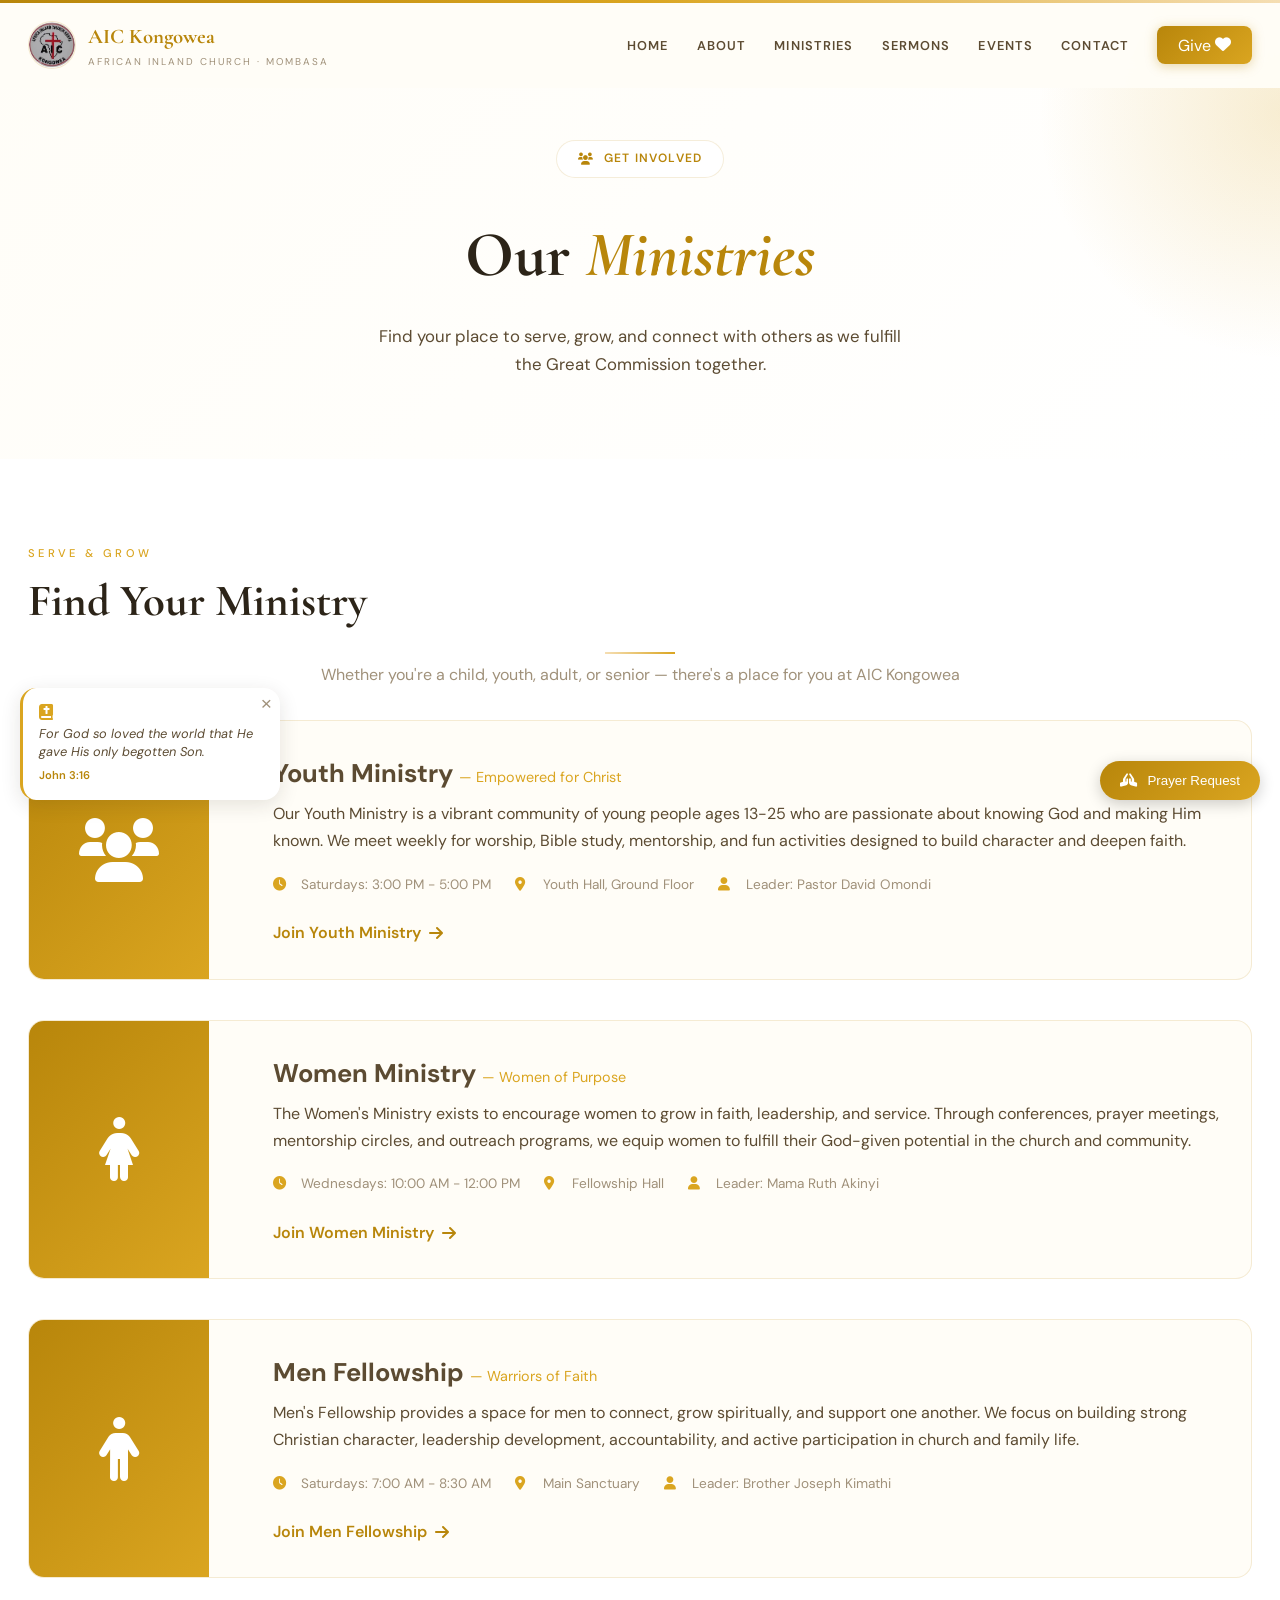
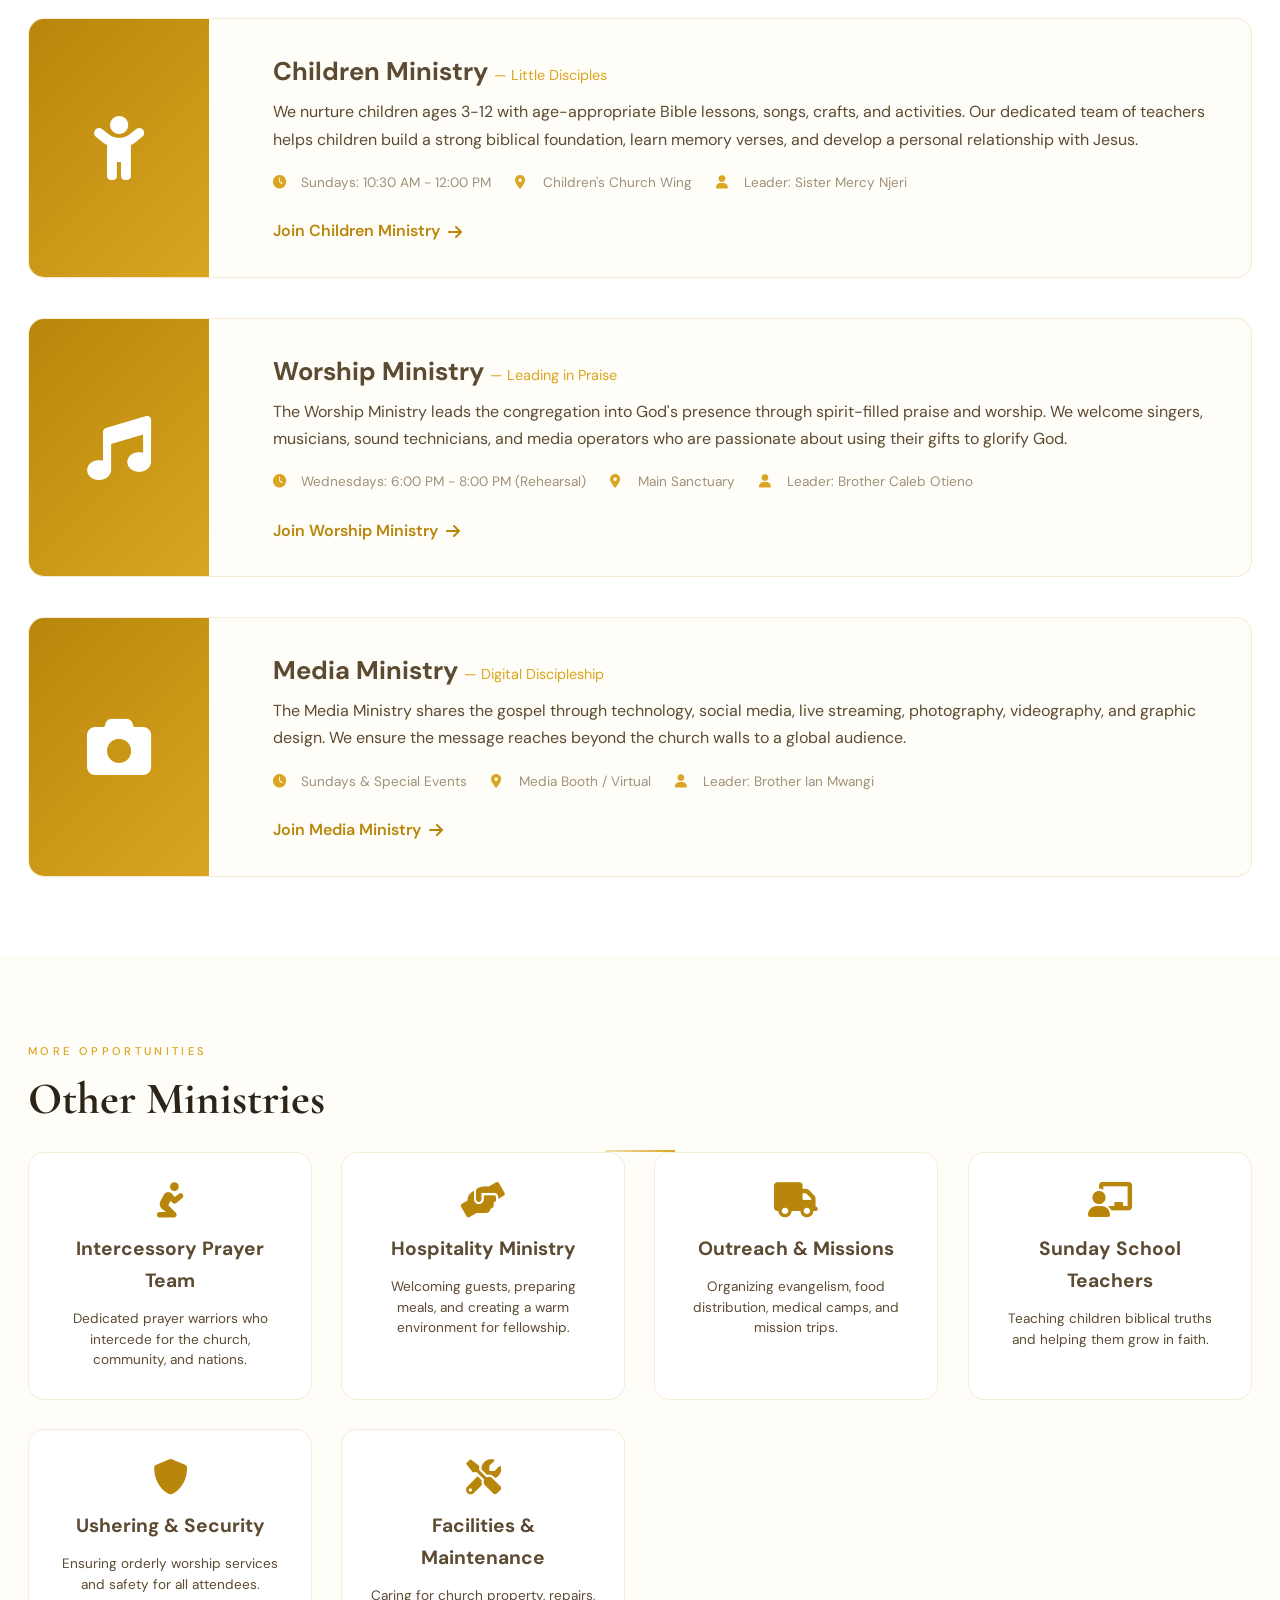
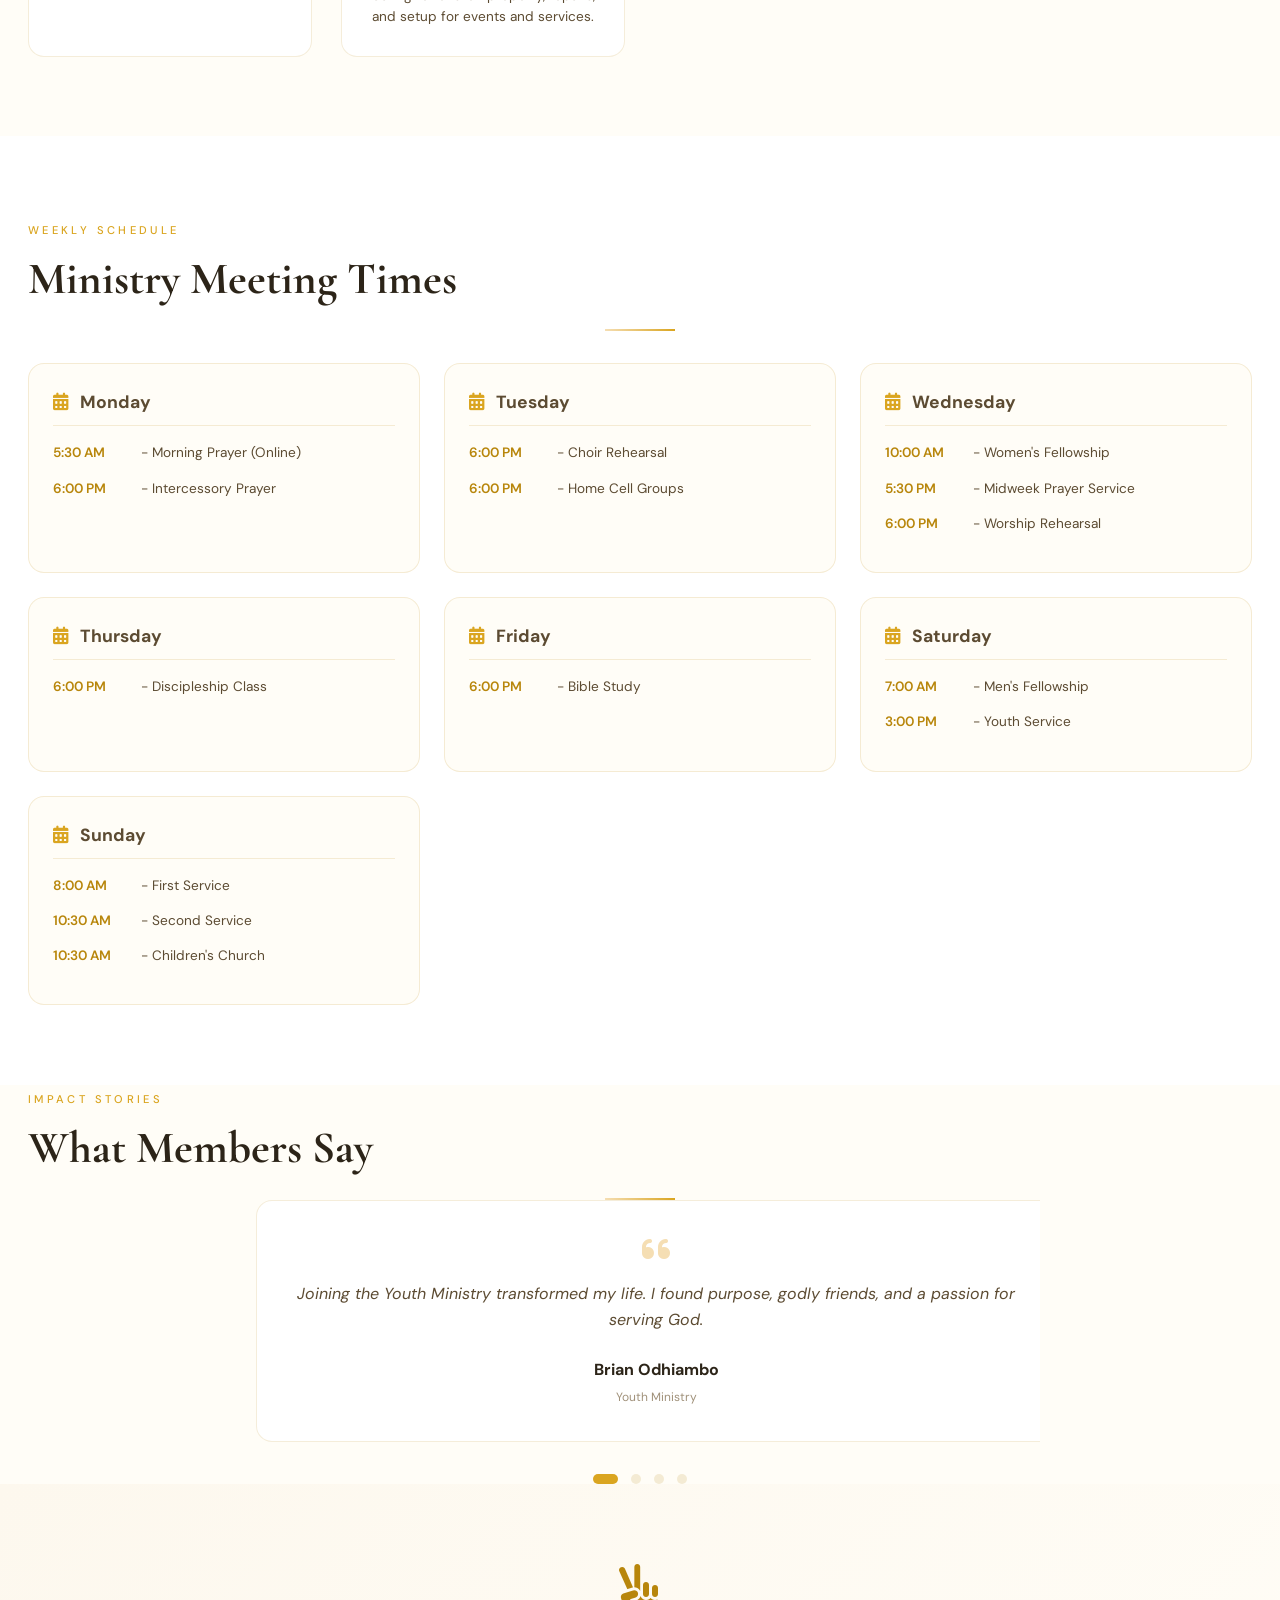
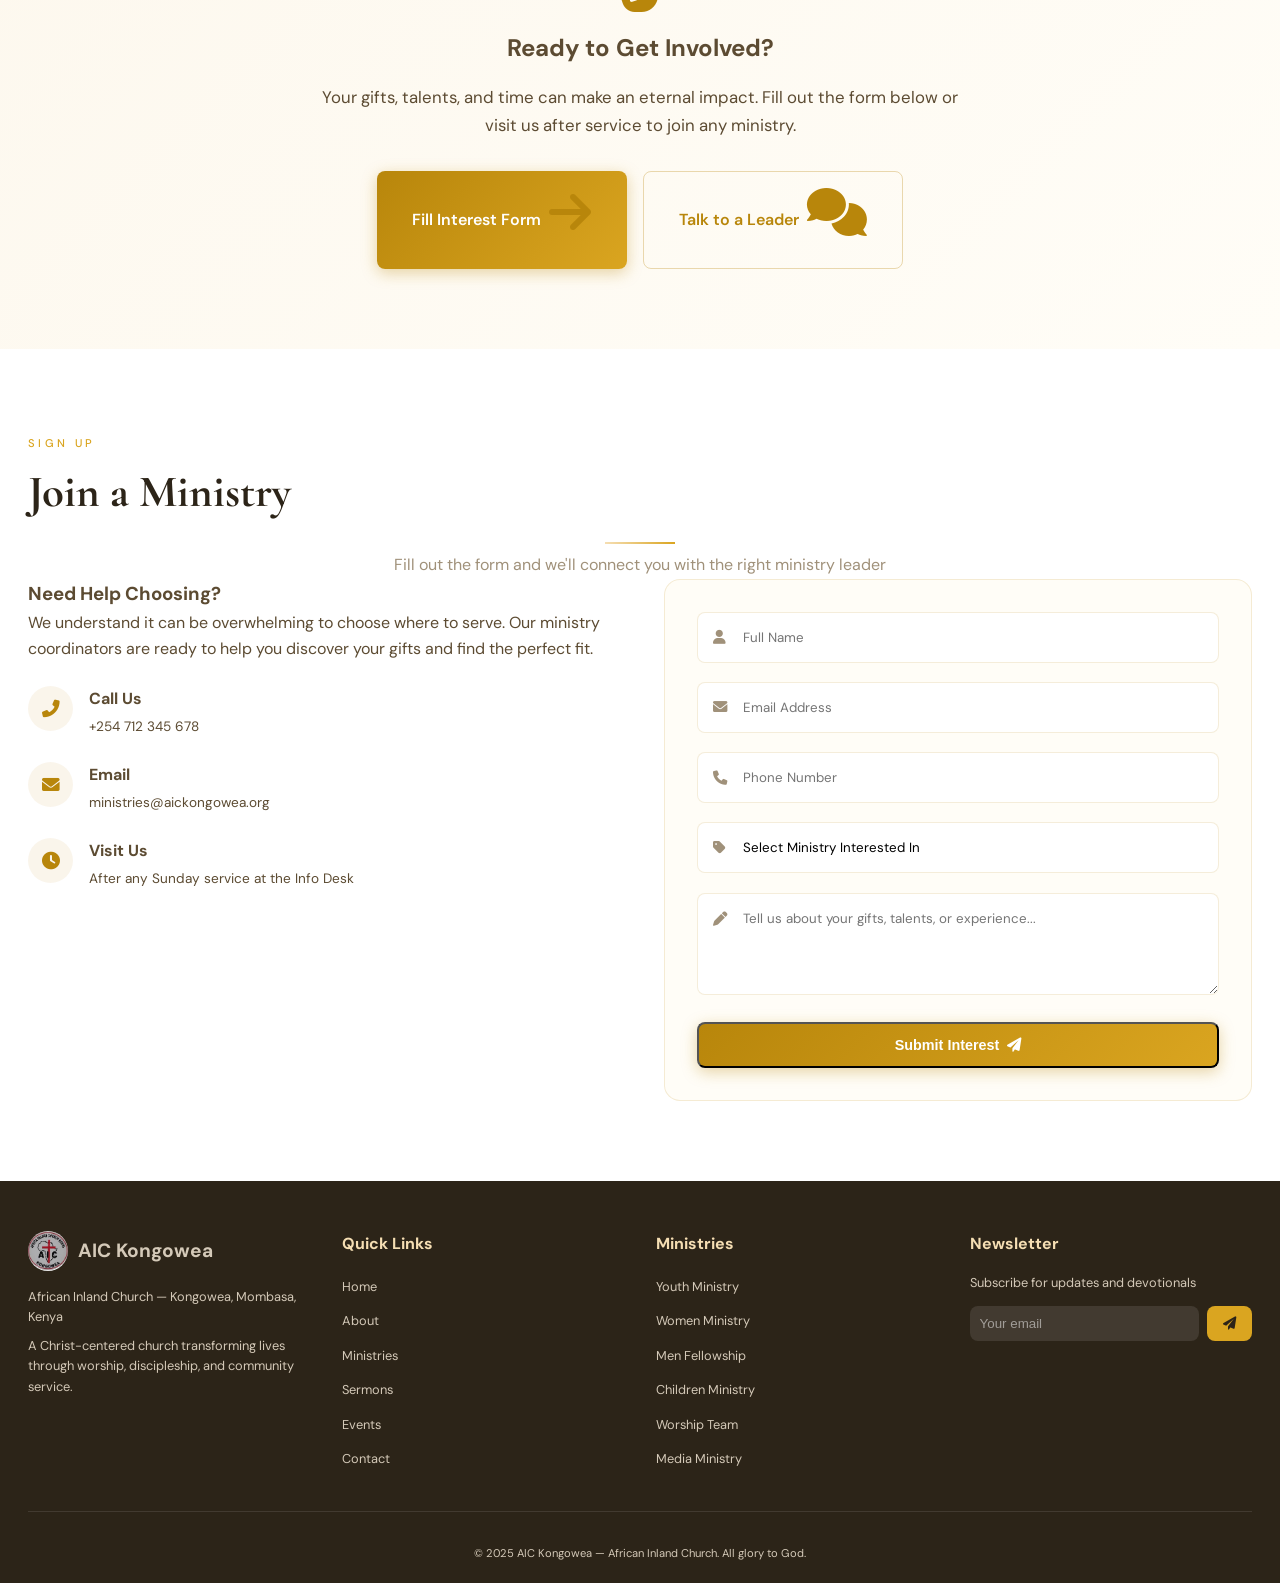
<file: ministries.html>
<!DOCTYPE html>
<html lang="en">
<head>
  <meta charset="UTF-8">
  <meta name="viewport" content="width=device-width, initial-scale=1.0, viewport-fit=cover">
  <title>AIC Kongowea | Ministries - Find Your Place to Serve</title>
  
  <!-- Google Fonts -->
  <link href="https://fonts.googleapis.com/css2?family=Cormorant+Garamond:ital,wght@0,400;0,500;0,600;0,700;1,400;1,600;1,700&family=DM+Sans:wght@300;400;500;600;700;800&display=swap" rel="stylesheet">
  
  <!-- Font Awesome 6 -->
  <link rel="stylesheet" href="https://cdnjs.cloudflare.com/ajax/libs/font-awesome/6.0.0-beta3/css/all.min.css">
  
  <!-- AOS Animation Library -->
  <link href="https://unpkg.com/aos@2.3.1/dist/aos.css" rel="stylesheet">
  
  <link rel="stylesheet" href="style.css">
</head>
<body>

  <!-- =====================================================
       PRELOADER ANIMATION
  ===================================================== -->
  <div id="aic-preloader" class="aic-preloader">
    <div class="aic-preloader-inner">
      <div class="aic-preloader-logo">
        <img src="images/logo.jpg" alt="AIC Kongowea Logo" id="aic-preloader-img" 
             onerror="this.style.display='none'; this.nextElementSibling.style.display='flex';">
        <div class="aic-preloader-icon" style="display: none;">
          <i class="fas fa-cross"></i>
        </div>
      </div>
      <div class="aic-preloader-text">AIC Kongowea</div>
      <div class="aic-preloader-spinner"></div>
    </div>
  </div>

  <!-- =====================================================
       HEADER & NAVIGATION
  ===================================================== -->
  <header id="aic-header" class="aic-header">
    <div class="aic-header-top-bar"></div>
    <div class="aic-header-main">
      <div class="aic-container aic-header-flex">
        
        <!-- Logo / Brand with Image Fallback -->
        <a href="index.html" class="aic-logo" id="aic-logo-main">
          <div class="aic-logo-icon">
            <img src="images/logo.jpg" alt="AIC Kongowea Logo" id="aic-logo-img"
                 onerror="this.style.display='none'; this.nextElementSibling.style.display='flex';">
            <div class="aic-logo-fallback" style="display: none;">
              <i class="fas fa-cross"></i>
            </div>
          </div>
          <div class="aic-logo-text">
            <span class="aic-logo-name">AIC Kongowea</span>
            <span class="aic-logo-tagline">African Inland Church · Mombasa</span>
          </div>
        </a>

        <!-- Desktop Navigation -->
        <nav class="aic-nav-desktop" id="aic-nav-primary">
          <ul class="aic-nav-list" id="aic-desktop-nav-list">
            <li class="aic-nav-item"><a href="index.html" class="aic-nav-link">Home</a></li>
            <li class="aic-nav-item"><a href="about.html" class="aic-nav-link">About</a></li>
            <li class="aic-nav-item"><a href="ministries.html" class="aic-nav-link aic-nav-link-active">Ministries</a></li>
            <li class="aic-nav-item"><a href="sermons.html" class="aic-nav-link">Sermons</a></li>
            <li class="aic-nav-item"><a href="events.html" class="aic-nav-link">Events</a></li>
            <li class="aic-nav-item"><a href="contact.html" class="aic-nav-link">Contact</a></li>
            <li class="aic-nav-item aic-nav-cta"><a href="donate.html" class="aic-btn-give">Give <i class="fas fa-heart"></i></a></li>
          </ul>
        </nav>

        <!-- Mobile Hamburger -->
        <button class="aic-mobile-toggle" id="aic-mobile-toggle-btn" aria-label="Menu">
          <span class="aic-hamburger-line aic-hamburger-line-1"></span>
          <span class="aic-hamburger-line aic-hamburger-line-2"></span>
          <span class="aic-hamburger-line aic-hamburger-line-3"></span>
        </button>
      </div>
    </div>

    <!-- Mobile Menu Overlay -->
    <div class="aic-mobile-overlay" id="aic-mobile-overlay">
      <div class="aic-mobile-overlay-bg"></div>
      <div class="aic-mobile-menu-container">
        <ul class="aic-mobile-nav-list">
          <li class="aic-mobile-nav-item"><a href="index.html" class="aic-mobile-nav-link">Home</a></li>
          <li class="aic-mobile-nav-item"><a href="about.html" class="aic-mobile-nav-link">About</a></li>
          <li class="aic-mobile-nav-item"><a href="ministries.html" class="aic-mobile-nav-link">Ministries</a></li>
          <li class="aic-mobile-nav-item"><a href="sermons.html" class="aic-mobile-nav-link">Sermons</a></li>
          <li class="aic-mobile-nav-item"><a href="events.html" class="aic-mobile-nav-link">Events</a></li>
          <li class="aic-mobile-nav-item"><a href="contact.html" class="aic-mobile-nav-link">Contact</a></li>
        </ul>
        <div class="aic-mobile-give-container">
          <a href="donate.html" class="aic-mobile-give-btn">Support the Ministry <i class="fas fa-arrow-right"></i></a>
        </div>
        <div class="aic-mobile-scripture">
          <i class="fas fa-quote-left"></i>
          <p>"For where two or three gather in my name, there am I with them."</p>
          <span>— Matthew 18:20</span>
        </div>
      </div>
    </div>
  </header>

  <main id="aic-main-content">

    <!-- =====================================================
         PAGE HERO - MINISTRIES
    ===================================================== -->
    <section class="aic-page-hero">
      <div class="aic-page-hero-bg"></div>
      <div class="aic-container">
        <div class="aic-page-hero-content" data-aos="fade-up">
          <div class="aic-hero-badge-wrapper">
            <span class="aic-hero-badge">
              <i class="fas fa-users"></i> Get Involved
            </span>
          </div>
          <h1 class="aic-page-hero-title">Our <span class="aic-accent">Ministries</span></h1>
          <p class="aic-page-hero-description">Find your place to serve, grow, and connect with others as we fulfill the Great Commission together.</p>
        </div>
      </div>
    </section>

    <!-- =====================================================
         MINISTRIES OVERVIEW
    ===================================================== -->
    <section class="aic-ministries-overview">
      <div class="aic-container">
        <div class="aic-section-header" data-aos="fade-up">
          <span class="aic-section-tag">Serve & Grow</span>
          <h2 class="aic-section-title">Find Your Ministry</h2>
          <div class="aic-section-divider"></div>
          <p class="aic-section-subtitle">Whether you're a child, youth, adult, or senior — there's a place for you at AIC Kongowea</p>
        </div>
        
        <div class="aic-ministries-featured-grid">
          <div class="aic-ministry-featured-card" id="youth" data-aos="fade-up" data-aos-delay="0">
            <div class="aic-ministry-featured-icon">
              <i class="fas fa-users"></i>
            </div>
            <div class="aic-ministry-featured-content">
              <h3>Youth Ministry <span>— Empowered for Christ</span></h3>
              <p>Our Youth Ministry is a vibrant community of young people ages 13-25 who are passionate about knowing God and making Him known. We meet weekly for worship, Bible study, mentorship, and fun activities designed to build character and deepen faith.</p>
              <div class="aic-ministry-details">
                <div class="aic-ministry-detail-item"><i class="fas fa-clock"></i> Saturdays: 3:00 PM - 5:00 PM</div>
                <div class="aic-ministry-detail-item"><i class="fas fa-map-marker-alt"></i> Youth Hall, Ground Floor</div>
                <div class="aic-ministry-detail-item"><i class="fas fa-user"></i> Leader: Pastor David Omondi</div>
              </div>
              <a href="#contact" class="aic-ministry-join-btn">Join Youth Ministry <i class="fas fa-arrow-right"></i></a>
            </div>
          </div>
          
          <div class="aic-ministry-featured-card" id="women" data-aos="fade-up" data-aos-delay="100">
            <div class="aic-ministry-featured-icon">
              <i class="fas fa-female"></i>
            </div>
            <div class="aic-ministry-featured-content">
              <h3>Women Ministry <span>— Women of Purpose</span></h3>
              <p>The Women's Ministry exists to encourage women to grow in faith, leadership, and service. Through conferences, prayer meetings, mentorship circles, and outreach programs, we equip women to fulfill their God-given potential in the church and community.</p>
              <div class="aic-ministry-details">
                <div class="aic-ministry-detail-item"><i class="fas fa-clock"></i> Wednesdays: 10:00 AM - 12:00 PM</div>
                <div class="aic-ministry-detail-item"><i class="fas fa-map-marker-alt"></i> Fellowship Hall</div>
                <div class="aic-ministry-detail-item"><i class="fas fa-user"></i> Leader: Mama Ruth Akinyi</div>
              </div>
              <a href="#contact" class="aic-ministry-join-btn">Join Women Ministry <i class="fas fa-arrow-right"></i></a>
            </div>
          </div>
          
          <div class="aic-ministry-featured-card" id="men" data-aos="fade-up" data-aos-delay="200">
            <div class="aic-ministry-featured-icon">
              <i class="fas fa-male"></i>
            </div>
            <div class="aic-ministry-featured-content">
              <h3>Men Fellowship <span>— Warriors of Faith</span></h3>
              <p>Men's Fellowship provides a space for men to connect, grow spiritually, and support one another. We focus on building strong Christian character, leadership development, accountability, and active participation in church and family life.</p>
              <div class="aic-ministry-details">
                <div class="aic-ministry-detail-item"><i class="fas fa-clock"></i> Saturdays: 7:00 AM - 8:30 AM</div>
                <div class="aic-ministry-detail-item"><i class="fas fa-map-marker-alt"></i> Main Sanctuary</div>
                <div class="aic-ministry-detail-item"><i class="fas fa-user"></i> Leader: Brother Joseph Kimathi</div>
              </div>
              <a href="#contact" class="aic-ministry-join-btn">Join Men Fellowship <i class="fas fa-arrow-right"></i></a>
            </div>
          </div>
          
          <div class="aic-ministry-featured-card" id="children" data-aos="fade-up" data-aos-delay="300">
            <div class="aic-ministry-featured-icon">
              <i class="fas fa-child"></i>
            </div>
            <div class="aic-ministry-featured-content">
              <h3>Children Ministry <span>— Little Disciples</span></h3>
              <p>We nurture children ages 3-12 with age-appropriate Bible lessons, songs, crafts, and activities. Our dedicated team of teachers helps children build a strong biblical foundation, learn memory verses, and develop a personal relationship with Jesus.</p>
              <div class="aic-ministry-details">
                <div class="aic-ministry-detail-item"><i class="fas fa-clock"></i> Sundays: 10:30 AM - 12:00 PM</div>
                <div class="aic-ministry-detail-item"><i class="fas fa-map-marker-alt"></i> Children's Church Wing</div>
                <div class="aic-ministry-detail-item"><i class="fas fa-user"></i> Leader: Sister Mercy Njeri</div>
              </div>
              <a href="#contact" class="aic-ministry-join-btn">Join Children Ministry <i class="fas fa-arrow-right"></i></a>
            </div>
          </div>
          
          <div class="aic-ministry-featured-card" id="worship" data-aos="fade-up" data-aos-delay="400">
            <div class="aic-ministry-featured-icon">
              <i class="fas fa-music"></i>
            </div>
            <div class="aic-ministry-featured-content">
              <h3>Worship Ministry <span>— Leading in Praise</span></h3>
              <p>The Worship Ministry leads the congregation into God's presence through spirit-filled praise and worship. We welcome singers, musicians, sound technicians, and media operators who are passionate about using their gifts to glorify God.</p>
              <div class="aic-ministry-details">
                <div class="aic-ministry-detail-item"><i class="fas fa-clock"></i> Wednesdays: 6:00 PM - 8:00 PM (Rehearsal)</div>
                <div class="aic-ministry-detail-item"><i class="fas fa-map-marker-alt"></i> Main Sanctuary</div>
                <div class="aic-ministry-detail-item"><i class="fas fa-user"></i> Leader: Brother Caleb Otieno</div>
              </div>
              <a href="#contact" class="aic-ministry-join-btn">Join Worship Ministry <i class="fas fa-arrow-right"></i></a>
            </div>
          </div>
          
          <div class="aic-ministry-featured-card" id="media" data-aos="fade-up" data-aos-delay="500">
            <div class="aic-ministry-featured-icon">
              <i class="fas fa-camera"></i>
            </div>
            <div class="aic-ministry-featured-content">
              <h3>Media Ministry <span>— Digital Discipleship</span></h3>
              <p>The Media Ministry shares the gospel through technology, social media, live streaming, photography, videography, and graphic design. We ensure the message reaches beyond the church walls to a global audience.</p>
              <div class="aic-ministry-details">
                <div class="aic-ministry-detail-item"><i class="fas fa-clock"></i> Sundays & Special Events</div>
                <div class="aic-ministry-detail-item"><i class="fas fa-map-marker-alt"></i> Media Booth / Virtual</div>
                <div class="aic-ministry-detail-item"><i class="fas fa-user"></i> Leader: Brother Ian Mwangi</div>
              </div>
              <a href="#contact" class="aic-ministry-join-btn">Join Media Ministry <i class="fas fa-arrow-right"></i></a>
            </div>
          </div>
        </div>
      </div>
    </section>

    <!-- =====================================================
         ADDITIONAL MINISTRIES
    ===================================================== -->
    <section class="aic-additional-ministries">
      <div class="aic-container">
        <div class="aic-section-header" data-aos="fade-up">
          <span class="aic-section-tag">More Opportunities</span>
          <h2 class="aic-section-title">Other Ministries</h2>
          <div class="aic-section-divider"></div>
        </div>
        
        <div class="aic-additional-grid">
          <div class="aic-additional-card" data-aos="flip-up" data-aos-delay="0">
            <i class="fas fa-pray"></i>
            <h3>Intercessory Prayer Team</h3>
            <p>Dedicated prayer warriors who intercede for the church, community, and nations.</p>
          </div>
          <div class="aic-additional-card" data-aos="flip-up" data-aos-delay="100">
            <i class="fas fa-hands-helping"></i>
            <h3>Hospitality Ministry</h3>
            <p>Welcoming guests, preparing meals, and creating a warm environment for fellowship.</p>
          </div>
          <div class="aic-additional-card" data-aos="flip-up" data-aos-delay="200">
            <i class="fas fa-truck"></i>
            <h3>Outreach & Missions</h3>
            <p>Organizing evangelism, food distribution, medical camps, and mission trips.</p>
          </div>
          <div class="aic-additional-card" data-aos="flip-up" data-aos-delay="300">
            <i class="fas fa-chalkboard-teacher"></i>
            <h3>Sunday School Teachers</h3>
            <p>Teaching children biblical truths and helping them grow in faith.</p>
          </div>
          <div class="aic-additional-card" data-aos="flip-up" data-aos-delay="400">
            <i class="fas fa-shield-alt"></i>
            <h3>Ushering & Security</h3>
            <p>Ensuring orderly worship services and safety for all attendees.</p>
          </div>
          <div class="aic-additional-card" data-aos="flip-up" data-aos-delay="500">
            <i class="fas fa-tools"></i>
            <h3>Facilities & Maintenance</h3>
            <p>Caring for church property, repairs, and setup for events and services.</p>
          </div>
        </div>
      </div>
    </section>

    <!-- =====================================================
         MINISTRY SCHEDULE / TIMETABLE
    ===================================================== -->
    <section class="aic-ministry-schedule">
      <div class="aic-container">
        <div class="aic-section-header" data-aos="fade-up">
          <span class="aic-section-tag">Weekly Schedule</span>
          <h2 class="aic-section-title">Ministry Meeting Times</h2>
          <div class="aic-section-divider"></div>
        </div>
        
        <div class="aic-schedule-grid" data-aos="fade-up">
          <div class="aic-schedule-day">
            <h3><i class="fas fa-calendar-alt"></i> Monday</h3>
            <ul>
              <li><span class="aic-schedule-time">5:30 AM</span> - Morning Prayer (Online)</li>
              <li><span class="aic-schedule-time">6:00 PM</span> - Intercessory Prayer</li>
            </ul>
          </div>
          <div class="aic-schedule-day">
            <h3><i class="fas fa-calendar-alt"></i> Tuesday</h3>
            <ul>
              <li><span class="aic-schedule-time">6:00 PM</span> - Choir Rehearsal</li>
              <li><span class="aic-schedule-time">6:00 PM</span> - Home Cell Groups</li>
            </ul>
          </div>
          <div class="aic-schedule-day">
            <h3><i class="fas fa-calendar-alt"></i> Wednesday</h3>
            <ul>
              <li><span class="aic-schedule-time">10:00 AM</span> - Women's Fellowship</li>
              <li><span class="aic-schedule-time">5:30 PM</span> - Midweek Prayer Service</li>
              <li><span class="aic-schedule-time">6:00 PM</span> - Worship Rehearsal</li>
            </ul>
          </div>
          <div class="aic-schedule-day">
            <h3><i class="fas fa-calendar-alt"></i> Thursday</h3>
            <ul>
              <li><span class="aic-schedule-time">6:00 PM</span> - Discipleship Class</li>
            </ul>
          </div>
          <div class="aic-schedule-day">
            <h3><i class="fas fa-calendar-alt"></i> Friday</h3>
            <ul>
              <li><span class="aic-schedule-time">6:00 PM</span> - Bible Study</li>
            </ul>
          </div>
          <div class="aic-schedule-day">
            <h3><i class="fas fa-calendar-alt"></i> Saturday</h3>
            <ul>
              <li><span class="aic-schedule-time">7:00 AM</span> - Men's Fellowship</li>
              <li><span class="aic-schedule-time">3:00 PM</span> - Youth Service</li>
            </ul>
          </div>
          <div class="aic-schedule-day">
            <h3><i class="fas fa-calendar-alt"></i> Sunday</h3>
            <ul>
              <li><span class="aic-schedule-time">8:00 AM</span> - First Service</li>
              <li><span class="aic-schedule-time">10:30 AM</span> - Second Service</li>
              <li><span class="aic-schedule-time">10:30 AM</span> - Children's Church</li>
            </ul>
          </div>
        </div>
      </div>
    </section>

    <!-- =====================================================
         TESTIMONIALS FROM MINISTRY MEMBERS
    ===================================================== -->
    <section class="aic-ministry-testimonials">
      <div class="aic-container">
        <div class="aic-section-header" data-aos="fade-up">
          <span class="aic-section-tag">Impact Stories</span>
          <h2 class="aic-section-title">What Members Say</h2>
          <div class="aic-section-divider"></div>
        </div>
        
        <div class="aic-testimonials-slider" id="aic-testimonials-slider">
          <div class="aic-testimonial-track">
            <div class="aic-testimonial-card">
              <i class="fas fa-quote-left"></i>
              <p>Joining the Youth Ministry transformed my life. I found purpose, godly friends, and a passion for serving God.</p>
              <div class="aic-testimonial-author">
                <strong>Brian Odhiambo</strong>
                <span>Youth Ministry</span>
              </div>
            </div>
            <div class="aic-testimonial-card">
              <i class="fas fa-quote-left"></i>
              <p>The Women's Ministry gave me a safe space to grow spiritually and connect with other women. I've been so blessed!</p>
              <div class="aic-testimonial-author">
                <strong>Mary Atieno</strong>
                <span>Women Ministry</span>
              </div>
            </div>
            <div class="aic-testimonial-card">
              <i class="fas fa-quote-left"></i>
              <p>Men's Fellowship helped me become a better husband, father, and leader. The accountability is life-changing.</p>
              <div class="aic-testimonial-author">
                <strong>John Mwangi</strong>
                <span>Men Fellowship</span>
              </div>
            </div>
            <div class="aic-testimonial-card">
              <i class="fas fa-quote-left"></i>
              <p>I love serving in the Worship Ministry! Using my musical gifts to lead others into God's presence is amazing.</p>
              <div class="aic-testimonial-author">
                <strong>Sarah Wanjiku</strong>
                <span>Worship Team</span>
              </div>
            </div>
          </div>
          <div class="aic-testimonial-dots"></div>
        </div>
      </div>
    </section>

    <!-- =====================================================
         CALL TO ACTION - JOIN A MINISTRY
    ===================================================== -->
    <section class="aic-join-ministry-cta">
      <div class="aic-container">
        <div class="aic-cta-content" data-aos="zoom-in">
          <i class="fas fa-hand-peace"></i>
          <h2>Ready to Get Involved?</h2>
          <p>Your gifts, talents, and time can make an eternal impact. Fill out the form below or visit us after service to join any ministry.</p>
          <div class="aic-cta-buttons">
            <a href="#aic-contact-section" class="aic-btn-primary aic-btn-large">Fill Interest Form <i class="fas fa-arrow-right"></i></a>
            <a href="contact.html" class="aic-btn-outline aic-btn-large">Talk to a Leader <i class="fas fa-comments"></i></a>
          </div>
        </div>
      </div>
    </section>

    <!-- =====================================================
         CONTACT SECTION (for ministry signup)
    ===================================================== -->
    <section id="aic-contact-section" class="aic-contact-section">
      <div class="aic-container">
        <div class="aic-section-header" data-aos="fade-up">
          <span class="aic-section-tag">Sign Up</span>
          <h2 class="aic-section-title">Join a Ministry</h2>
          <div class="aic-section-divider"></div>
          <p class="aic-section-subtitle">Fill out the form and we'll connect you with the right ministry leader</p>
        </div>
        
        <div class="aic-contact-grid">
          <div class="aic-contact-info" data-aos="fade-right">
            <h3>Need Help Choosing?</h3>
            <p>We understand it can be overwhelming to choose where to serve. Our ministry coordinators are ready to help you discover your gifts and find the perfect fit.</p>
            <div class="aic-contact-details">
              <div class="aic-contact-item">
                <i class="fas fa-phone-alt"></i>
                <div>
                  <h4>Call Us</h4>
                  <p>+254 712 345 678</p>
                </div>
              </div>
              <div class="aic-contact-item">
                <i class="fas fa-envelope"></i>
                <div>
                  <h4>Email</h4>
                  <p>ministries@aickongowea.org</p>
                </div>
              </div>
              <div class="aic-contact-item">
                <i class="fas fa-clock"></i>
                <div>
                  <h4>Visit Us</h4>
                  <p>After any Sunday service at the Info Desk</p>
                </div>
              </div>
            </div>
          </div>
          
          <div class="aic-contact-form-wrapper" data-aos="fade-left">
            <form class="aic-contact-form" id="aic-ministry-form">
              <div class="aic-form-group">
                <input type="text" id="aic-form-name" placeholder="Full Name" required>
                <i class="fas fa-user"></i>
              </div>
              <div class="aic-form-group">
                <input type="email" id="aic-form-email" placeholder="Email Address" required>
                <i class="fas fa-envelope"></i>
              </div>
              <div class="aic-form-group">
                <input type="tel" id="aic-form-phone" placeholder="Phone Number">
                <i class="fas fa-phone"></i>
              </div>
              <div class="aic-form-group">
                <select id="aic-form-ministry" required>
                  <option value="">Select Ministry Interested In</option>
                  <option value="Youth">Youth Ministry</option>
                  <option value="Women">Women Ministry</option>
                  <option value="Men">Men Fellowship</option>
                  <option value="Children">Children Ministry</option>
                  <option value="Worship">Worship Ministry</option>
                  <option value="Media">Media Ministry</option>
                  <option value="Prayer">Intercessory Prayer</option>
                  <option value="Hospitality">Hospitality Ministry</option>
                  <option value="Outreach">Outreach & Missions</option>
                  <option value="Ushering">Ushering & Security</option>
                </select>
                <i class="fas fa-tag"></i>
              </div>
              <div class="aic-form-group">
                <textarea id="aic-form-message" rows="4" placeholder="Tell us about your gifts, talents, or experience..."></textarea>
                <i class="fas fa-pen"></i>
              </div>
              <button type="submit" class="aic-btn-primary aic-btn-full">Submit Interest <i class="fas fa-paper-plane"></i></button>
            </form>
          </div>
        </div>
      </div>
    </section>

    <!-- =====================================================
         BIBLE VERSE OF THE DAY
    ===================================================== -->
    <div class="aic-bible-verse-widget" id="aic-bible-verse">
      <div class="aic-verse-content">
        <i class="fas fa-bible"></i>
        <p id="aic-verse-text">Loading verse...</p>
        <span id="aic-verse-reference"></span>
      </div>
      <button class="aic-verse-close" id="aic-verse-close">×</button>
    </div>

    <!-- =====================================================
         PRAYER REQUEST FLOATING BUTTON
    ===================================================== -->
    <button class="aic-prayer-button" id="aic-prayer-button">
      <i class="fas fa-praying-hands"></i>
      <span>Prayer Request</span>
    </button>
    
    <div class="aic-prayer-modal" id="aic-prayer-modal">
      <div class="aic-prayer-modal-content">
        <button class="aic-prayer-modal-close">&times;</button>
        <i class="fas fa-pray"></i>
        <h3>Submit a Prayer Request</h3>
        <form id="aic-prayer-form">
          <input type="text" placeholder="Your Name (Optional)">
          <textarea rows="4" placeholder="Share your prayer request..."></textarea>
          <button type="submit" class="aic-btn-primary">Submit Request</button>
        </form>
      </div>
    </div>

    <!-- =====================================================
         BACK TO TOP BUTTON
    ===================================================== -->
    <button class="aic-back-to-top" id="aic-back-to-top">
      <i class="fas fa-arrow-up"></i>
    </button>

  </main>

  <!-- =====================================================
       FOOTER
  ===================================================== -->
  <footer class="aic-footer">
    <div class="aic-container">
      <div class="aic-footer-grid">
        <div class="aic-footer-col">
          <div class="aic-footer-logo">
            <img src="images/logo.jpg" alt="AIC Kongowea Logo" id="aic-footer-logo-img"
                 onerror="this.style.display='none'; this.nextElementSibling.style.display='flex';">
            <div class="aic-footer-logo-fallback" style="display: none;">
              <i class="fas fa-cross"></i>
            </div>
            <span>AIC Kongowea</span>
          </div>
          <p>African Inland Church — Kongowea, Mombasa, Kenya</p>
          <p>A Christ-centered church transforming lives through worship, discipleship, and community service.</p>
        </div>
        <div class="aic-footer-col">
          <h4>Quick Links</h4>
          <ul>
            <li><a href="index.html">Home</a></li>
            <li><a href="about.html">About</a></li>
            <li><a href="ministries.html">Ministries</a></li>
            <li><a href="sermons.html">Sermons</a></li>
            <li><a href="events.html">Events</a></li>
            <li><a href="contact.html">Contact</a></li>
          </ul>
        </div>
        <div class="aic-footer-col">
          <h4>Ministries</h4>
          <ul>
            <li><a href="ministries.html#youth">Youth Ministry</a></li>
            <li><a href="ministries.html#women">Women Ministry</a></li>
            <li><a href="ministries.html#men">Men Fellowship</a></li>
            <li><a href="ministries.html#children">Children Ministry</a></li>
            <li><a href="ministries.html#worship">Worship Team</a></li>
            <li><a href="ministries.html#media">Media Ministry</a></li>
          </ul>
        </div>
        <div class="aic-footer-col">
          <h4>Newsletter</h4>
          <p>Subscribe for updates and devotionals</p>
          <div class="aic-footer-newsletter">
            <input type="email" placeholder="Your email">
            <button><i class="fas fa-paper-plane"></i></button>
          </div>
        </div>
      </div>
      <div class="aic-footer-bottom">
        <p>&copy; 2025 AIC Kongowea — African Inland Church. All glory to God.</p>
      </div>
    </div>
  </footer>

  <!-- Scripts -->
  <script src="https://unpkg.com/aos@2.3.1/dist/aos.js"></script>
  <script src="script.js"></script>
</body>
</html>
</file>
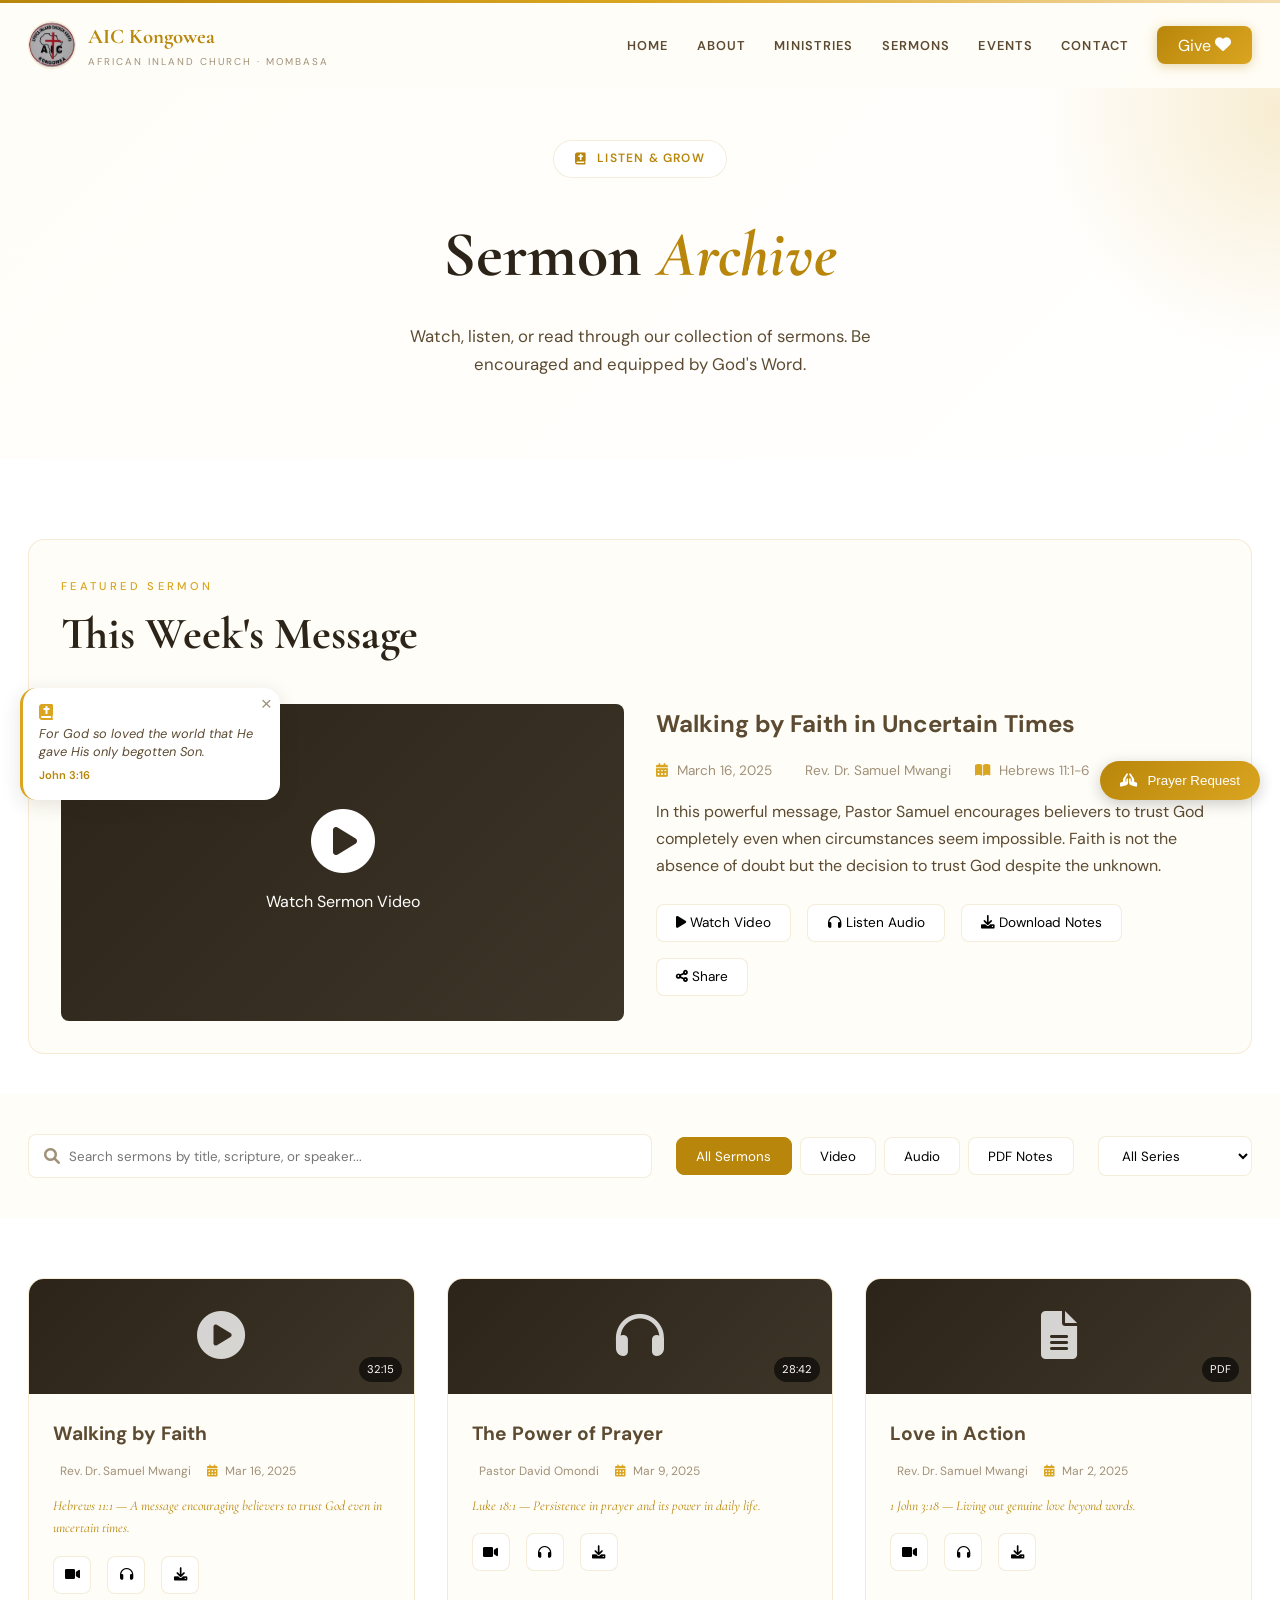
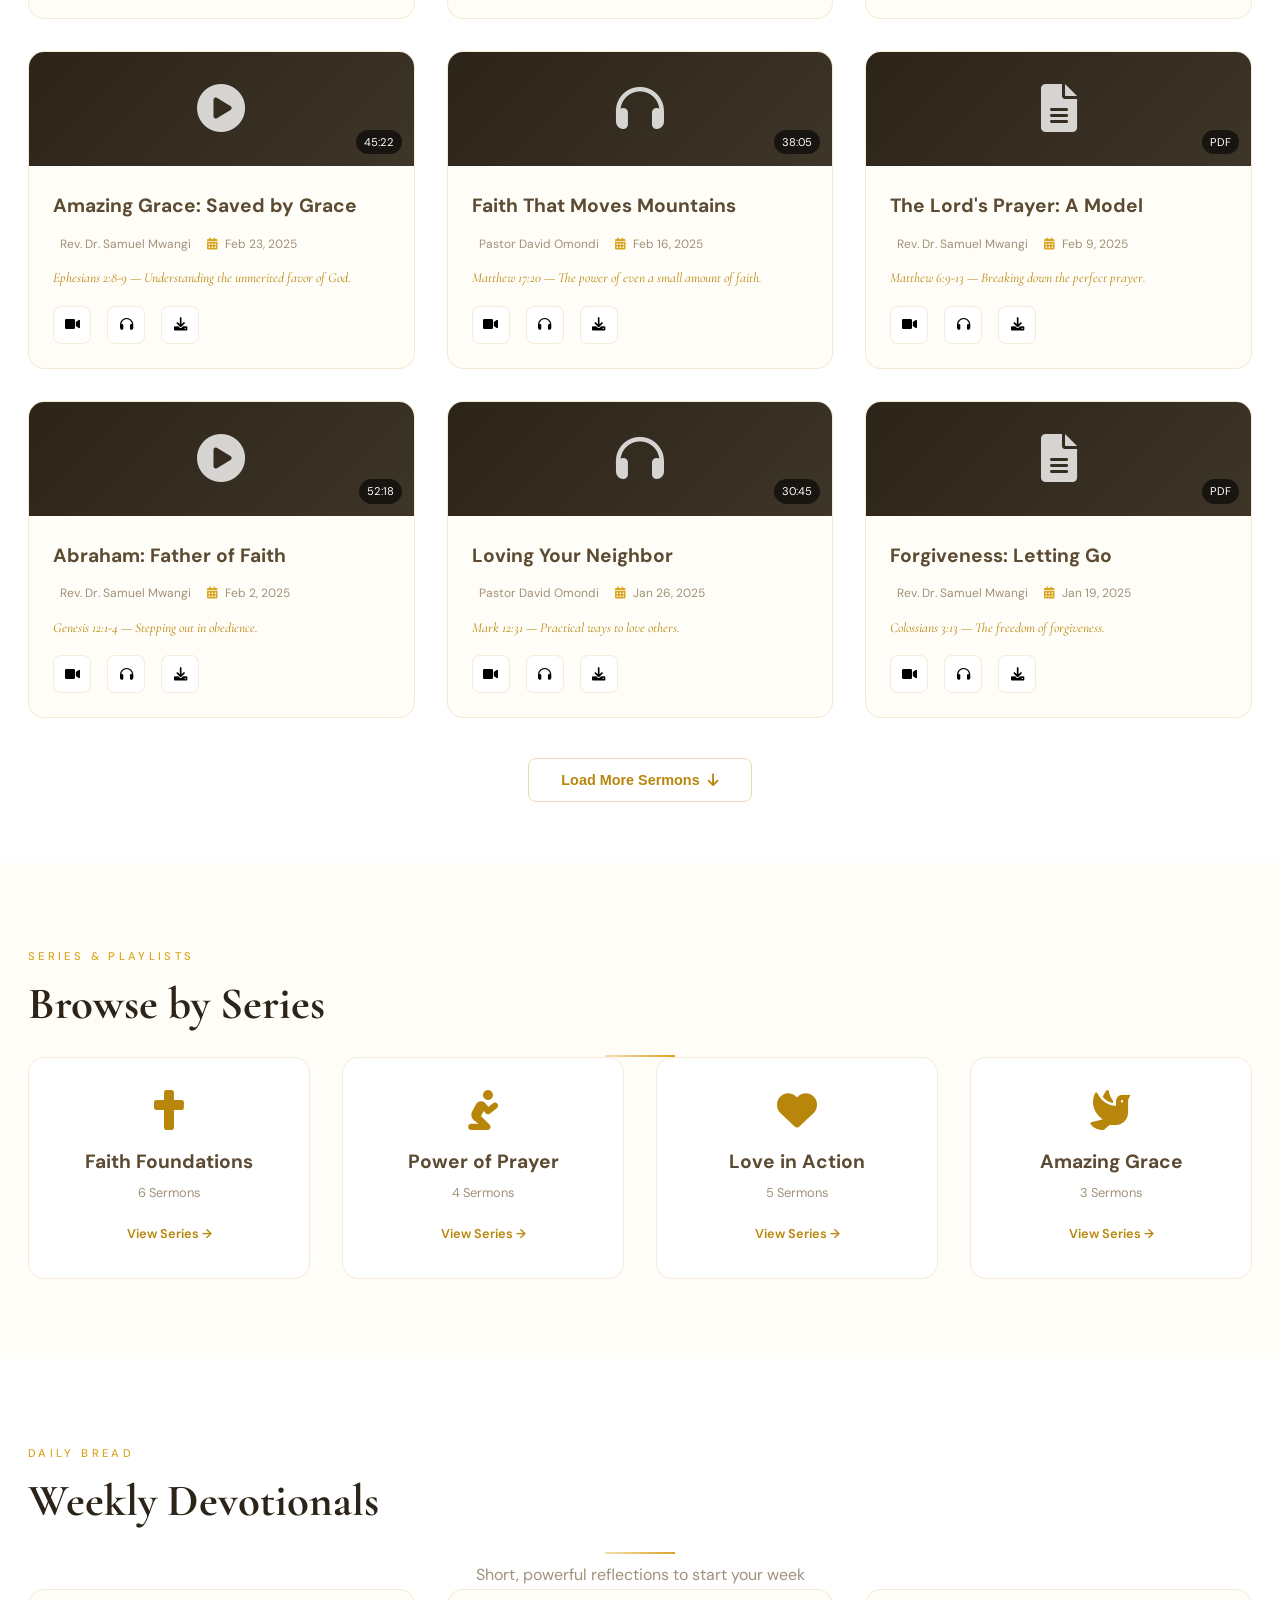
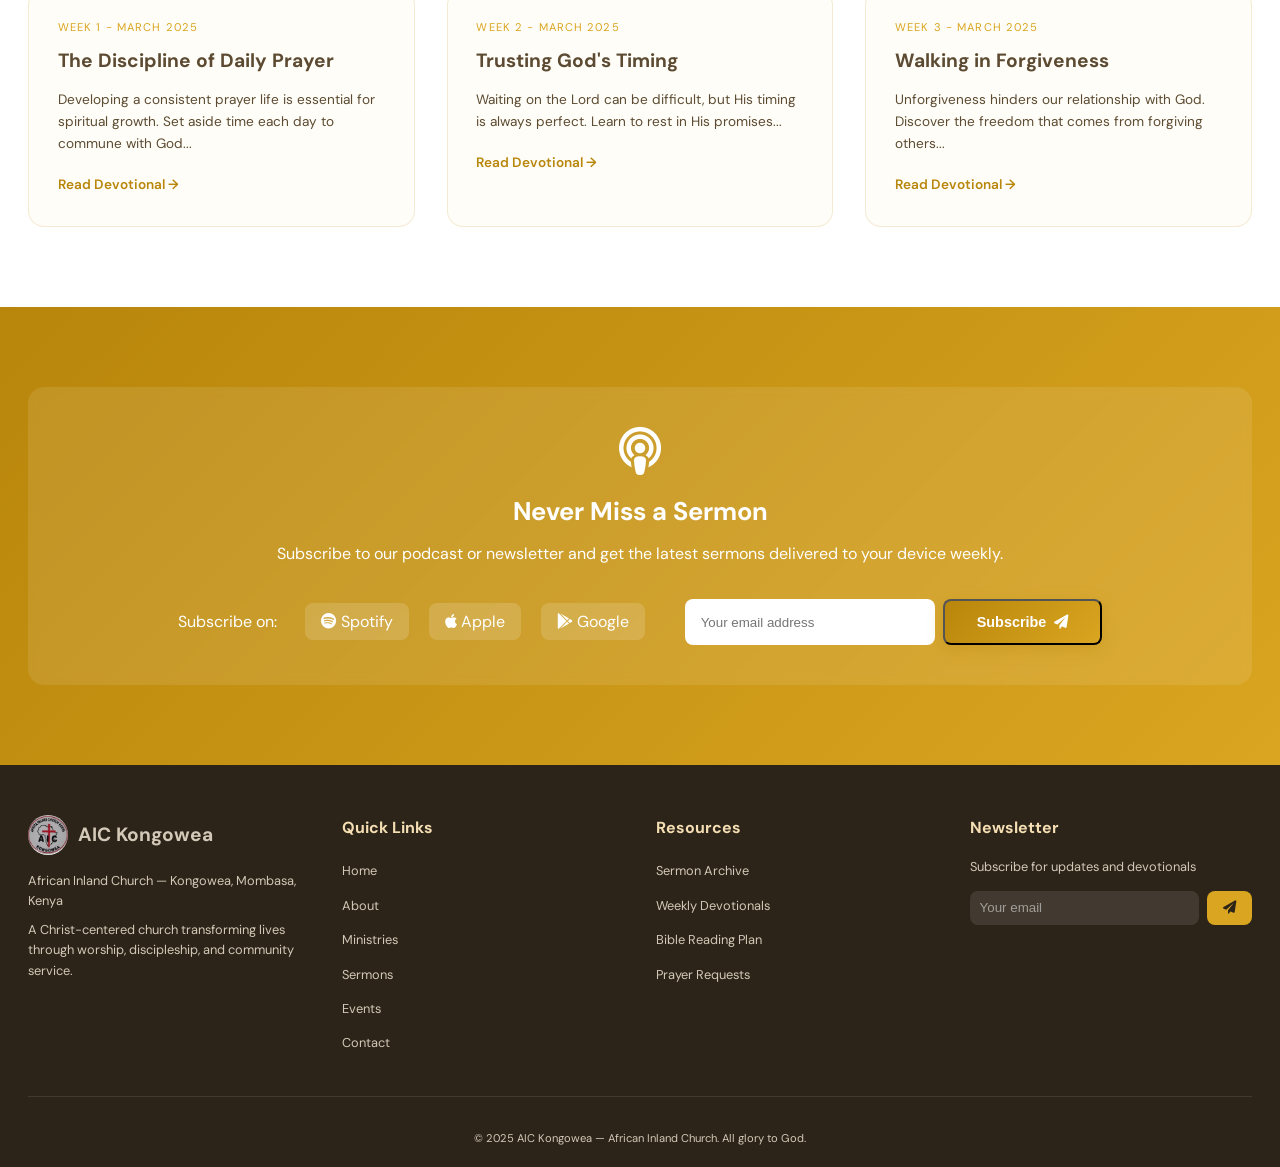
<file: sermons.html>
<!DOCTYPE html>
<html lang="en">
<head>
  <meta charset="UTF-8">
  <meta name="viewport" content="width=device-width, initial-scale=1.0, viewport-fit=cover">
  <title>AIC Kongowea | Sermons - Listen & Grow in Faith</title>
  
  <!-- Google Fonts -->
  <link href="https://fonts.googleapis.com/css2?family=Cormorant+Garamond:ital,wght@0,400;0,500;0,600;0,700;1,400;1,600;1,700&family=DM+Sans:wght@300;400;500;600;700;800&display=swap" rel="stylesheet">
  
  <!-- Font Awesome 6 -->
  <link rel="stylesheet" href="https://cdnjs.cloudflare.com/ajax/libs/font-awesome/6.0.0-beta3/css/all.min.css">
  
  <!-- AOS Animation Library -->
  <link href="https://unpkg.com/aos@2.3.1/dist/aos.css" rel="stylesheet">
  
  <link rel="stylesheet" href="style.css">
</head>
<body>

  <!-- =====================================================
       PRELOADER ANIMATION
  ===================================================== -->
  <div id="aic-preloader" class="aic-preloader">
    <div class="aic-preloader-inner">
      <div class="aic-preloader-logo">
        <img src="images/logo.jpg" alt="AIC Kongowea Logo" id="aic-preloader-img" 
             onerror="this.style.display='none'; this.nextElementSibling.style.display='flex';">
        <div class="aic-preloader-icon" style="display: none;">
          <i class="fas fa-cross"></i>
        </div>
      </div>
      <div class="aic-preloader-text">AIC Kongowea</div>
      <div class="aic-preloader-spinner"></div>
    </div>
  </div>

  <!-- =====================================================
       HEADER & NAVIGATION
  ===================================================== -->
  <header id="aic-header" class="aic-header">
    <div class="aic-header-top-bar"></div>
    <div class="aic-header-main">
      <div class="aic-container aic-header-flex">
        
        <!-- Logo / Brand with Image Fallback -->
        <a href="index.html" class="aic-logo" id="aic-logo-main">
          <div class="aic-logo-icon">
            <img src="images/logo.jpg" alt="AIC Kongowea Logo" id="aic-logo-img"
                 onerror="this.style.display='none'; this.nextElementSibling.style.display='flex';">
            <div class="aic-logo-fallback" style="display: none;">
              <i class="fas fa-cross"></i>
            </div>
          </div>
          <div class="aic-logo-text">
            <span class="aic-logo-name">AIC Kongowea</span>
            <span class="aic-logo-tagline">African Inland Church · Mombasa</span>
          </div>
        </a>

        <!-- Desktop Navigation -->
        <nav class="aic-nav-desktop" id="aic-nav-primary">
          <ul class="aic-nav-list" id="aic-desktop-nav-list">
            <li class="aic-nav-item"><a href="index.html" class="aic-nav-link">Home</a></li>
            <li class="aic-nav-item"><a href="about.html" class="aic-nav-link">About</a></li>
            <li class="aic-nav-item"><a href="ministries.html" class="aic-nav-link">Ministries</a></li>
            <li class="aic-nav-item"><a href="sermons.html" class="aic-nav-link aic-nav-link-active">Sermons</a></li>
            <li class="aic-nav-item"><a href="events.html" class="aic-nav-link">Events</a></li>
            <li class="aic-nav-item"><a href="contact.html" class="aic-nav-link">Contact</a></li>
            <li class="aic-nav-item aic-nav-cta"><a href="donate.html" class="aic-btn-give">Give <i class="fas fa-heart"></i></a></li>
          </ul>
        </nav>

        <!-- Mobile Hamburger -->
        <button class="aic-mobile-toggle" id="aic-mobile-toggle-btn" aria-label="Menu">
          <span class="aic-hamburger-line aic-hamburger-line-1"></span>
          <span class="aic-hamburger-line aic-hamburger-line-2"></span>
          <span class="aic-hamburger-line aic-hamburger-line-3"></span>
        </button>
      </div>
    </div>

    <!-- Mobile Menu Overlay -->
    <div class="aic-mobile-overlay" id="aic-mobile-overlay">
      <div class="aic-mobile-overlay-bg"></div>
      <div class="aic-mobile-menu-container">
        <ul class="aic-mobile-nav-list">
          <li class="aic-mobile-nav-item"><a href="index.html" class="aic-mobile-nav-link">Home</a></li>
          <li class="aic-mobile-nav-item"><a href="about.html" class="aic-mobile-nav-link">About</a></li>
          <li class="aic-mobile-nav-item"><a href="ministries.html" class="aic-mobile-nav-link">Ministries</a></li>
          <li class="aic-mobile-nav-item"><a href="sermons.html" class="aic-mobile-nav-link">Sermons</a></li>
          <li class="aic-mobile-nav-item"><a href="events.html" class="aic-mobile-nav-link">Events</a></li>
          <li class="aic-mobile-nav-item"><a href="contact.html" class="aic-mobile-nav-link">Contact</a></li>
        </ul>
        <div class="aic-mobile-give-container">
          <a href="donate.html" class="aic-mobile-give-btn">Support the Ministry <i class="fas fa-arrow-right"></i></a>
        </div>
        <div class="aic-mobile-scripture">
          <i class="fas fa-quote-left"></i>
          <p>"For where two or three gather in my name, there am I with them."</p>
          <span>— Matthew 18:20</span>
        </div>
      </div>
    </div>
  </header>

  <main id="aic-main-content">

    <!-- =====================================================
         PAGE HERO - SERMONS
    ===================================================== -->
    <section class="aic-page-hero">
      <div class="aic-page-hero-bg"></div>
      <div class="aic-container">
        <div class="aic-page-hero-content" data-aos="fade-up">
          <div class="aic-hero-badge-wrapper">
            <span class="aic-hero-badge">
              <i class="fas fa-bible"></i> Listen & Grow
            </span>
          </div>
          <h1 class="aic-page-hero-title">Sermon <span class="aic-accent">Archive</span></h1>
          <p class="aic-page-hero-description">Watch, listen, or read through our collection of sermons. Be encouraged and equipped by God's Word.</p>
        </div>
      </div>
    </section>

    <!-- =====================================================
         FEATURED SERMON - VIDEO PLAYER
    ===================================================== -->
    <section class="aic-featured-sermon">
      <div class="aic-container">
        <div class="aic-featured-sermon-wrapper" data-aos="fade-up">
          <div class="aic-featured-sermon-header">
            <span class="aic-section-tag">Featured Sermon</span>
            <h2 class="aic-section-title">This Week's Message</h2>
          </div>
          <div class="aic-featured-sermon-content">
            <div class="aic-featured-video">
              <div class="aic-video-placeholder" id="aic-featured-video">
                <i class="fas fa-play-circle"></i>
                <span>Watch Sermon Video</span>
              </div>
            </div>
            <div class="aic-featured-info">
              <h3>Walking by Faith in Uncertain Times</h3>
              <div class="aic-featured-meta">
                <span><i class="fas fa-calendar-alt"></i> March 16, 2025</span>
                <span><i class="fas fa-user-pastor"></i> Rev. Dr. Samuel Mwangi</span>
                <span><i class="fas fa-book-open"></i> Hebrews 11:1-6</span>
              </div>
              <p>In this powerful message, Pastor Samuel encourages believers to trust God completely even when circumstances seem impossible. Faith is not the absence of doubt but the decision to trust God despite the unknown.</p>
              <div class="aic-featured-actions">
                <button class="aic-sermon-action-btn"><i class="fas fa-play"></i> Watch Video</button>
                <button class="aic-sermon-action-btn"><i class="fas fa-headphones"></i> Listen Audio</button>
                <button class="aic-sermon-action-btn"><i class="fas fa-download"></i> Download Notes</button>
                <button class="aic-sermon-action-btn"><i class="fas fa-share-alt"></i> Share</button>
              </div>
            </div>
          </div>
        </div>
      </div>
    </section>

    <!-- =====================================================
         SERMON FILTERS & SEARCH
    ===================================================== -->
    <section class="aic-sermon-filters">
      <div class="aic-container">
        <div class="aic-filters-wrapper" data-aos="fade-up">
          <div class="aic-search-bar">
            <i class="fas fa-search"></i>
            <input type="text" id="aic-sermon-search" placeholder="Search sermons by title, scripture, or speaker...">
          </div>
          <div class="aic-filter-tabs">
            <button class="aic-filter-btn aic-filter-active" data-filter="all">All Sermons</button>
            <button class="aic-filter-btn" data-filter="video">Video</button>
            <button class="aic-filter-btn" data-filter="audio">Audio</button>
            <button class="aic-filter-btn" data-filter="notes">PDF Notes</button>
          </div>
          <div class="aic-category-filter">
            <select id="aic-category-select">
              <option value="all">All Series</option>
              <option value="faith">Faith Series</option>
              <option value="prayer">Prayer Series</option>
              <option value="love">Love in Action</option>
              <option value="grace">Amazing Grace</option>
            </select>
          </div>
        </div>
      </div>
    </section>

    <!-- =====================================================
         SERMONS GRID / ARCHIVE
    ===================================================== -->
    <section class="aic-sermons-archive">
      <div class="aic-container">
        <div class="aic-sermons-archive-grid" id="aic-sermons-archive-grid">
          
          <!-- Sermon Card 1 -->
          <div class="aic-sermon-archive-card" data-type="video" data-category="faith" data-aos="fade-up" data-aos-delay="0">
            <div class="aic-sermon-archive-media">
              <i class="fas fa-play-circle"></i>
              <span class="aic-sermon-duration">32:15</span>
            </div>
            <div class="aic-sermon-archive-details">
              <h3>Walking by Faith</h3>
              <div class="aic-sermon-archive-meta">
                <span><i class="fas fa-user-pastor"></i> Rev. Dr. Samuel Mwangi</span>
                <span><i class="fas fa-calendar-alt"></i> Mar 16, 2025</span>
              </div>
              <p class="aic-sermon-scripture">Hebrews 11:1 — A message encouraging believers to trust God even in uncertain times.</p>
              <div class="aic-sermon-archive-actions">
                <button class="aic-sermon-mini-btn" title="Watch"><i class="fas fa-video"></i></button>
                <button class="aic-sermon-mini-btn" title="Listen"><i class="fas fa-headphones"></i></button>
                <button class="aic-sermon-mini-btn" title="Download Notes"><i class="fas fa-download"></i></button>
              </div>
            </div>
          </div>
          
          <!-- Sermon Card 2 -->
          <div class="aic-sermon-archive-card" data-type="audio" data-category="prayer" data-aos="fade-up" data-aos-delay="100">
            <div class="aic-sermon-archive-media">
              <i class="fas fa-headphones"></i>
              <span class="aic-sermon-duration">28:42</span>
            </div>
            <div class="aic-sermon-archive-details">
              <h3>The Power of Prayer</h3>
              <div class="aic-sermon-archive-meta">
                <span><i class="fas fa-user-pastor"></i> Pastor David Omondi</span>
                <span><i class="fas fa-calendar-alt"></i> Mar 9, 2025</span>
              </div>
              <p class="aic-sermon-scripture">Luke 18:1 — Persistence in prayer and its power in daily life.</p>
              <div class="aic-sermon-archive-actions">
                <button class="aic-sermon-mini-btn" title="Watch"><i class="fas fa-video"></i></button>
                <button class="aic-sermon-mini-btn" title="Listen"><i class="fas fa-headphones"></i></button>
                <button class="aic-sermon-mini-btn" title="Download Notes"><i class="fas fa-download"></i></button>
              </div>
            </div>
          </div>
          
          <!-- Sermon Card 3 -->
          <div class="aic-sermon-archive-card" data-type="notes" data-category="love" data-aos="fade-up" data-aos-delay="200">
            <div class="aic-sermon-archive-media">
              <i class="fas fa-file-alt"></i>
              <span class="aic-sermon-duration">PDF</span>
            </div>
            <div class="aic-sermon-archive-details">
              <h3>Love in Action</h3>
              <div class="aic-sermon-archive-meta">
                <span><i class="fas fa-user-pastor"></i> Rev. Dr. Samuel Mwangi</span>
                <span><i class="fas fa-calendar-alt"></i> Mar 2, 2025</span>
              </div>
              <p class="aic-sermon-scripture">1 John 3:18 — Living out genuine love beyond words.</p>
              <div class="aic-sermon-archive-actions">
                <button class="aic-sermon-mini-btn" title="Watch"><i class="fas fa-video"></i></button>
                <button class="aic-sermon-mini-btn" title="Listen"><i class="fas fa-headphones"></i></button>
                <button class="aic-sermon-mini-btn" title="Download Notes"><i class="fas fa-download"></i></button>
              </div>
            </div>
          </div>
          
          <!-- Sermon Card 4 -->
          <div class="aic-sermon-archive-card" data-type="video" data-category="grace" data-aos="fade-up" data-aos-delay="300">
            <div class="aic-sermon-archive-media">
              <i class="fas fa-play-circle"></i>
              <span class="aic-sermon-duration">45:22</span>
            </div>
            <div class="aic-sermon-archive-details">
              <h3>Amazing Grace: Saved by Grace</h3>
              <div class="aic-sermon-archive-meta">
                <span><i class="fas fa-user-pastor"></i> Rev. Dr. Samuel Mwangi</span>
                <span><i class="fas fa-calendar-alt"></i> Feb 23, 2025</span>
              </div>
              <p class="aic-sermon-scripture">Ephesians 2:8-9 — Understanding the unmerited favor of God.</p>
              <div class="aic-sermon-archive-actions">
                <button class="aic-sermon-mini-btn" title="Watch"><i class="fas fa-video"></i></button>
                <button class="aic-sermon-mini-btn" title="Listen"><i class="fas fa-headphones"></i></button>
                <button class="aic-sermon-mini-btn" title="Download Notes"><i class="fas fa-download"></i></button>
              </div>
            </div>
          </div>
          
          <!-- Sermon Card 5 -->
          <div class="aic-sermon-archive-card" data-type="audio" data-category="faith" data-aos="fade-up" data-aos-delay="400">
            <div class="aic-sermon-archive-media">
              <i class="fas fa-headphones"></i>
              <span class="aic-sermon-duration">38:05</span>
            </div>
            <div class="aic-sermon-archive-details">
              <h3>Faith That Moves Mountains</h3>
              <div class="aic-sermon-archive-meta">
                <span><i class="fas fa-user-pastor"></i> Pastor David Omondi</span>
                <span><i class="fas fa-calendar-alt"></i> Feb 16, 2025</span>
              </div>
              <p class="aic-sermon-scripture">Matthew 17:20 — The power of even a small amount of faith.</p>
              <div class="aic-sermon-archive-actions">
                <button class="aic-sermon-mini-btn" title="Watch"><i class="fas fa-video"></i></button>
                <button class="aic-sermon-mini-btn" title="Listen"><i class="fas fa-headphones"></i></button>
                <button class="aic-sermon-mini-btn" title="Download Notes"><i class="fas fa-download"></i></button>
              </div>
            </div>
          </div>
          
          <!-- Sermon Card 6 -->
          <div class="aic-sermon-archive-card" data-type="notes" data-category="prayer" data-aos="fade-up" data-aos-delay="500">
            <div class="aic-sermon-archive-media">
              <i class="fas fa-file-alt"></i>
              <span class="aic-sermon-duration">PDF</span>
            </div>
            <div class="aic-sermon-archive-details">
              <h3>The Lord's Prayer: A Model</h3>
              <div class="aic-sermon-archive-meta">
                <span><i class="fas fa-user-pastor"></i> Rev. Dr. Samuel Mwangi</span>
                <span><i class="fas fa-calendar-alt"></i> Feb 9, 2025</span>
              </div>
              <p class="aic-sermon-scripture">Matthew 6:9-13 — Breaking down the perfect prayer.</p>
              <div class="aic-sermon-archive-actions">
                <button class="aic-sermon-mini-btn" title="Watch"><i class="fas fa-video"></i></button>
                <button class="aic-sermon-mini-btn" title="Listen"><i class="fas fa-headphones"></i></button>
                <button class="aic-sermon-mini-btn" title="Download Notes"><i class="fas fa-download"></i></button>
              </div>
            </div>
          </div>
          
          <!-- Sermon Card 7 -->
          <div class="aic-sermon-archive-card" data-type="video" data-category="faith" data-aos="fade-up" data-aos-delay="0">
            <div class="aic-sermon-archive-media">
              <i class="fas fa-play-circle"></i>
              <span class="aic-sermon-duration">52:18</span>
            </div>
            <div class="aic-sermon-archive-details">
              <h3>Abraham: Father of Faith</h3>
              <div class="aic-sermon-archive-meta">
                <span><i class="fas fa-user-pastor"></i> Rev. Dr. Samuel Mwangi</span>
                <span><i class="fas fa-calendar-alt"></i> Feb 2, 2025</span>
              </div>
              <p class="aic-sermon-scripture">Genesis 12:1-4 — Stepping out in obedience.</p>
              <div class="aic-sermon-archive-actions">
                <button class="aic-sermon-mini-btn" title="Watch"><i class="fas fa-video"></i></button>
                <button class="aic-sermon-mini-btn" title="Listen"><i class="fas fa-headphones"></i></button>
                <button class="aic-sermon-mini-btn" title="Download Notes"><i class="fas fa-download"></i></button>
              </div>
            </div>
          </div>
          
          <!-- Sermon Card 8 -->
          <div class="aic-sermon-archive-card" data-type="audio" data-category="love" data-aos="fade-up" data-aos-delay="100">
            <div class="aic-sermon-archive-media">
              <i class="fas fa-headphones"></i>
              <span class="aic-sermon-duration">30:45</span>
            </div>
            <div class="aic-sermon-archive-details">
              <h3>Loving Your Neighbor</h3>
              <div class="aic-sermon-archive-meta">
                <span><i class="fas fa-user-pastor"></i> Pastor David Omondi</span>
                <span><i class="fas fa-calendar-alt"></i> Jan 26, 2025</span>
              </div>
              <p class="aic-sermon-scripture">Mark 12:31 — Practical ways to love others.</p>
              <div class="aic-sermon-archive-actions">
                <button class="aic-sermon-mini-btn" title="Watch"><i class="fas fa-video"></i></button>
                <button class="aic-sermon-mini-btn" title="Listen"><i class="fas fa-headphones"></i></button>
                <button class="aic-sermon-mini-btn" title="Download Notes"><i class="fas fa-download"></i></button>
              </div>
            </div>
          </div>
          
          <!-- Sermon Card 9 -->
          <div class="aic-sermon-archive-card" data-type="notes" data-category="grace" data-aos="fade-up" data-aos-delay="200">
            <div class="aic-sermon-archive-media">
              <i class="fas fa-file-alt"></i>
              <span class="aic-sermon-duration">PDF</span>
            </div>
            <div class="aic-sermon-archive-details">
              <h3>Forgiveness: Letting Go</h3>
              <div class="aic-sermon-archive-meta">
                <span><i class="fas fa-user-pastor"></i> Rev. Dr. Samuel Mwangi</span>
                <span><i class="fas fa-calendar-alt"></i> Jan 19, 2025</span>
              </div>
              <p class="aic-sermon-scripture">Colossians 3:13 — The freedom of forgiveness.</p>
              <div class="aic-sermon-archive-actions">
                <button class="aic-sermon-mini-btn" title="Watch"><i class="fas fa-video"></i></button>
                <button class="aic-sermon-mini-btn" title="Listen"><i class="fas fa-headphones"></i></button>
                <button class="aic-sermon-mini-btn" title="Download Notes"><i class="fas fa-download"></i></button>
              </div>
            </div>
          </div>
        </div>
        
        <!-- Load More Button -->
        <div class="aic-load-more" data-aos="fade-up">
          <button class="aic-btn-outline" id="aic-load-more-btn">Load More Sermons <i class="fas fa-arrow-down"></i></button>
        </div>
      </div>
    </section>

    <!-- =====================================================
         SERMON SERIES / PLAYLISTS
    ===================================================== -->
    <section class="aic-sermon-series">
      <div class="aic-container">
        <div class="aic-section-header" data-aos="fade-up">
          <span class="aic-section-tag">Series & Playlists</span>
          <h2 class="aic-section-title">Browse by Series</h2>
          <div class="aic-section-divider"></div>
        </div>
        
        <div class="aic-series-grid">
          <div class="aic-series-card" data-aos="flip-left" data-aos-delay="0">
            <i class="fas fa-cross"></i>
            <h3>Faith Foundations</h3>
            <p>6 Sermons</p>
            <span class="aic-series-link">View Series →</span>
          </div>
          <div class="aic-series-card" data-aos="flip-left" data-aos-delay="100">
            <i class="fas fa-pray"></i>
            <h3>Power of Prayer</h3>
            <p>4 Sermons</p>
            <span class="aic-series-link">View Series →</span>
          </div>
          <div class="aic-series-card" data-aos="flip-left" data-aos-delay="200">
            <i class="fas fa-heart"></i>
            <h3>Love in Action</h3>
            <p>5 Sermons</p>
            <span class="aic-series-link">View Series →</span>
          </div>
          <div class="aic-series-card" data-aos="flip-left" data-aos-delay="300">
            <i class="fas fa-dove"></i>
            <h3>Amazing Grace</h3>
            <p>3 Sermons</p>
            <span class="aic-series-link">View Series →</span>
          </div>
        </div>
      </div>
    </section>

    <!-- =====================================================
         WEEKLY DEVOTIONALS
    ===================================================== -->
    <section class="aic-devotionals-section">
      <div class="aic-container">
        <div class="aic-section-header" data-aos="fade-up">
          <span class="aic-section-tag">Daily Bread</span>
          <h2 class="aic-section-title">Weekly Devotionals</h2>
          <div class="aic-section-divider"></div>
          <p class="aic-section-subtitle">Short, powerful reflections to start your week</p>
        </div>
        
        <div class="aic-devotionals-grid">
          <div class="aic-devotional-card" data-aos="fade-up" data-aos-delay="0">
            <div class="aic-devotional-date">Week 1 - March 2025</div>
            <h3>The Discipline of Daily Prayer</h3>
            <p>Developing a consistent prayer life is essential for spiritual growth. Set aside time each day to commune with God...</p>
            <a href="#" class="aic-devotional-link">Read Devotional →</a>
          </div>
          <div class="aic-devotional-card" data-aos="fade-up" data-aos-delay="100">
            <div class="aic-devotional-date">Week 2 - March 2025</div>
            <h3>Trusting God's Timing</h3>
            <p>Waiting on the Lord can be difficult, but His timing is always perfect. Learn to rest in His promises...</p>
            <a href="#" class="aic-devotional-link">Read Devotional →</a>
          </div>
          <div class="aic-devotional-card" data-aos="fade-up" data-aos-delay="200">
            <div class="aic-devotional-date">Week 3 - March 2025</div>
            <h3>Walking in Forgiveness</h3>
            <p>Unforgiveness hinders our relationship with God. Discover the freedom that comes from forgiving others...</p>
            <a href="#" class="aic-devotional-link">Read Devotional →</a>
          </div>
        </div>
      </div>
    </section>

    <!-- =====================================================
         SUBSCRIBE TO PODCAST / NEWSLETTER
    ===================================================== -->
    <section class="aic-subscribe-section">
      <div class="aic-container">
        <div class="aic-subscribe-wrapper" data-aos="zoom-in">
          <div class="aic-subscribe-content">
            <i class="fas fa-podcast"></i>
            <h3>Never Miss a Sermon</h3>
            <p>Subscribe to our podcast or newsletter and get the latest sermons delivered to your device weekly.</p>
          </div>
          <div class="aic-subscribe-options">
            <div class="aic-subscribe-podcast">
              <span>Subscribe on:</span>
              <a href="#"><i class="fab fa-spotify"></i> Spotify</a>
              <a href="#"><i class="fab fa-apple"></i> Apple</a>
              <a href="#"><i class="fab fa-google-play"></i> Google</a>
            </div>
            <div class="aic-subscribe-email">
              <input type="email" placeholder="Your email address">
              <button class="aic-btn-primary">Subscribe <i class="fas fa-paper-plane"></i></button>
            </div>
          </div>
        </div>
      </div>
    </section>

    <!-- =====================================================
         BIBLE VERSE OF THE DAY
    ===================================================== -->
    <div class="aic-bible-verse-widget" id="aic-bible-verse">
      <div class="aic-verse-content">
        <i class="fas fa-bible"></i>
        <p id="aic-verse-text">Loading verse...</p>
        <span id="aic-verse-reference"></span>
      </div>
      <button class="aic-verse-close" id="aic-verse-close">×</button>
    </div>

    <!-- =====================================================
         PRAYER REQUEST FLOATING BUTTON
    ===================================================== -->
    <button class="aic-prayer-button" id="aic-prayer-button">
      <i class="fas fa-praying-hands"></i>
      <span>Prayer Request</span>
    </button>
    
    <div class="aic-prayer-modal" id="aic-prayer-modal">
      <div class="aic-prayer-modal-content">
        <button class="aic-prayer-modal-close">&times;</button>
        <i class="fas fa-pray"></i>
        <h3>Submit a Prayer Request</h3>
        <form id="aic-prayer-form">
          <input type="text" placeholder="Your Name (Optional)">
          <textarea rows="4" placeholder="Share your prayer request..."></textarea>
          <button type="submit" class="aic-btn-primary">Submit Request</button>
        </form>
      </div>
    </div>

    <!-- =====================================================
         BACK TO TOP BUTTON
    ===================================================== -->
    <button class="aic-back-to-top" id="aic-back-to-top">
      <i class="fas fa-arrow-up"></i>
    </button>

  </main>

  <!-- =====================================================
       FOOTER
  ===================================================== -->
  <footer class="aic-footer">
    <div class="aic-container">
      <div class="aic-footer-grid">
        <div class="aic-footer-col">
          <div class="aic-footer-logo">
            <img src="images/logo.jpg" alt="AIC Kongowea Logo" id="aic-footer-logo-img"
                 onerror="this.style.display='none'; this.nextElementSibling.style.display='flex';">
            <div class="aic-footer-logo-fallback" style="display: none;">
              <i class="fas fa-cross"></i>
            </div>
            <span>AIC Kongowea</span>
          </div>
          <p>African Inland Church — Kongowea, Mombasa, Kenya</p>
          <p>A Christ-centered church transforming lives through worship, discipleship, and community service.</p>
        </div>
        <div class="aic-footer-col">
          <h4>Quick Links</h4>
          <ul>
            <li><a href="index.html">Home</a></li>
            <li><a href="about.html">About</a></li>
            <li><a href="ministries.html">Ministries</a></li>
            <li><a href="sermons.html">Sermons</a></li>
            <li><a href="events.html">Events</a></li>
            <li><a href="contact.html">Contact</a></li>
          </ul>
        </div>
        <div class="aic-footer-col">
          <h4>Resources</h4>
          <ul>
            <li><a href="sermons.html">Sermon Archive</a></li>
            <li><a href="#">Weekly Devotionals</a></li>
            <li><a href="#">Bible Reading Plan</a></li>
            <li><a href="#">Prayer Requests</a></li>
          </ul>
        </div>
        <div class="aic-footer-col">
          <h4>Newsletter</h4>
          <p>Subscribe for updates and devotionals</p>
          <div class="aic-footer-newsletter">
            <input type="email" placeholder="Your email">
            <button><i class="fas fa-paper-plane"></i></button>
          </div>
        </div>
      </div>
      <div class="aic-footer-bottom">
        <p>&copy; 2025 AIC Kongowea — African Inland Church. All glory to God.</p>
      </div>
    </div>
  </footer>

  <!-- Scripts -->
  <script src="https://unpkg.com/aos@2.3.1/dist/aos.js"></script>
  <script src="script.js"></script>
</body>
</html>
</file>
<file: style.css>
/* =====================================================
   AIC KONGOWEA - COMPLETE STYLESHEET
   Animated | Dynamic | Complex Architecture
===================================================== */

/* ===== CSS VARIABLES ===== */
:root {
  --aic-gold-dark: #B8860B;
  --aic-gold-medium: #DAA520;
  --aic-gold-light: #F5DEB3;
  --aic-gold-wash: rgba(184, 134, 11, 0.08);
  --aic-gold-glow: rgba(218, 165, 32, 0.2);
  
  --aic-parchment: #FFFDF7;
  --aic-parchment-dark: #FDF8EE;
  --aic-white: #FFFFFF;
  --aic-black: #1A1510;
  
  --aic-text-dark: #2C2418;
  --aic-text-body: #5C4B32;
  --aic-text-muted: #A0917A;
  
  --aic-border: rgba(184, 134, 11, 0.15);
  --aic-border-strong: rgba(184, 134, 11, 0.3);
  --aic-shadow: rgba(44, 36, 24, 0.06);
  --aic-shadow-strong: rgba(44, 36, 24, 0.12);
  --aic-shadow-glow: 0 0 30px rgba(218, 165, 32, 0.3);
  
  --aic-font-serif: 'Cormorant Garamond', Georgia, serif;
  --aic-font-sans: 'DM Sans', sans-serif;
  
  --aic-container-width: 1280px;
  --aic-header-height: 85px;
  --aic-border-radius: 16px;
  --aic-border-radius-sm: 8px;
  --aic-border-radius-full: 50px;
  
  --aic-transition-default: 0.3s cubic-bezier(0.4, 0, 0.2, 1);
  --aic-transition-slow: 0.5s cubic-bezier(0.4, 0, 0.2, 1);
  --aic-transition-bounce: 0.5s cubic-bezier(0.68, -0.55, 0.265, 1.55);
}

* {
  margin: 0;
  padding: 0;
  box-sizing: border-box;
}

html {
  scroll-behavior: smooth;
  overflow-x: hidden;
}

body {
  font-family: var(--aic-font-sans);
  background-color: var(--aic-parchment);
  color: var(--aic-text-body);
  line-height: 1.65;
  overflow-x: hidden;
  cursor: default;
}

.aic-container {
  max-width: var(--aic-container-width);
  margin: 0 auto;
  padding: 0 28px;
  position: relative;
  z-index: 2;
}

/* =====================================================
   PRELOADER
===================================================== */
.aic-preloader {
  position: fixed;
  top: 0;
  left: 0;
  width: 100%;
  height: 100%;
  background: var(--aic-parchment);
  z-index: 9999;
  display: flex;
  align-items: center;
  justify-content: center;
  transition: opacity 0.5s, visibility 0.5s;
}

.aic-preloader.fade-out {
  opacity: 0;
  visibility: hidden;
}

.aic-preloader-inner {
  text-align: center;
  animation: aic-pulse 1.5s ease-in-out infinite;
}

.aic-preloader-cross {
  font-size: 3rem;
  color: var(--aic-gold-dark);
  animation: aic-spin 2s linear infinite;
}

.aic-preloader-text {
  font-family: var(--aic-font-serif);
  font-size: 1.2rem;
  letter-spacing: 0.2em;
  margin-top: 1rem;
  color: var(--aic-text-dark);
}

.aic-preloader-spinner {
  width: 40px;
  height: 40px;
  border: 2px solid var(--aic-border);
  border-top-color: var(--aic-gold-medium);
  border-radius: 50%;
  margin: 1rem auto 0;
  animation: aic-rotate 1s linear infinite;
}

@keyframes aic-pulse {
  0%, 100% { opacity: 1; transform: scale(1); }
  50% { opacity: 0.7; transform: scale(0.98); }
}

@keyframes aic-spin {
  0% { transform: rotate(0deg); }
  100% { transform: rotate(360deg); }
}

@keyframes aic-rotate {
  100% { transform: rotate(360deg); }
}

/* =====================================================
   CURSOR TRAILER
===================================================== */
.aic-cursor-trailer {
  position: fixed;
  width: 40px;
  height: 40px;
  border: 2px solid var(--aic-gold-medium);
  border-radius: 50%;
  pointer-events: none;
  z-index: 9998;
  transition: transform 0.1s, width 0.2s, height 0.2s;
  transform: translate(-50%, -50%);
  opacity: 0;
}

.aic-cursor-dot {
  position: fixed;
  width: 6px;
  height: 6px;
  background: var(--aic-gold-dark);
  border-radius: 50%;
  pointer-events: none;
  z-index: 9999;
  transition: transform 0.05s;
  transform: translate(-50%, -50%);
  opacity: 0;
}

body:hover .aic-cursor-trailer,
body:hover .aic-cursor-dot {
  opacity: 0.6;
}

/* =====================================================
   HEADER & NAVIGATION
===================================================== */
.aic-header {
  position: fixed;
  top: 0;
  width: 100%;
  z-index: 1000;
  transition: var(--aic-transition-default);
}

.aic-header-top-bar {
  height: 3px;
  background: linear-gradient(90deg, var(--aic-gold-dark), var(--aic-gold-medium), var(--aic-gold-light), var(--aic-gold-medium), var(--aic-gold-dark));
  background-size: 200% 100%;
  animation: aic-gradient-shift 3s ease infinite;
}

@keyframes aic-gradient-shift {
  0% { background-position: 0% 50%; }
  50% { background-position: 100% 50%; }
  100% { background-position: 0% 50%; }
}

.aic-header-main {
  height: var(--aic-header-height);
  display: flex;
  align-items: center;
  background: rgba(255, 253, 247, 0.95);
  backdrop-filter: blur(12px);
  transition: var(--aic-transition-default);
}

.aic-header.scrolled .aic-header-main {
  height: 65px;
  background: rgba(255, 255, 255, 0.98);
  box-shadow: 0 4px 30px var(--aic-shadow-strong);
}

.aic-header-flex {
  display: flex;
  justify-content: space-between;
  align-items: center;
  width: 100%;
}

/* Logo */
.aic-logo {
  display: flex;
  align-items: center;
  gap: 12px;
  text-decoration: none;
  position: relative;
}

.aic-logo-icon {
  width: 48px;
  height: 48px;
  background: linear-gradient(135deg, var(--aic-parchment), var(--aic-parchment-dark));
  border-radius: 50%;
  display: flex;
  align-items: center;
  justify-content: center;
  border: 1px solid var(--aic-border);
  color: var(--aic-gold-dark);
  font-size: 1.4rem;
  transition: all var(--aic-transition-default);
}

.aic-logo-icon-pulse {
  animation: aic-logo-pulse 2s ease-in-out infinite;
}

@keyframes aic-logo-pulse {
  0%, 100% { box-shadow: 0 0 0 0 rgba(184, 134, 11, 0.4); }
  50% { box-shadow: 0 0 0 8px rgba(184, 134, 11, 0); }
}

.aic-logo:hover .aic-logo-icon {
  transform: scale(1.05) rotate(-5deg);
}

.aic-logo-text {
  display: flex;
  flex-direction: column;
}

.aic-logo-name {
  font-family: var(--aic-font-serif);
  font-size: 1.3rem;
  font-weight: 700;
  color: var(--aic-gold-dark);
}

.aic-logo-tagline {
  font-size: 0.62rem;
  letter-spacing: 0.2em;
  text-transform: uppercase;
  color: var(--aic-text-muted);
}

/* Desktop Navigation */
.aic-nav-list {
  display: flex;
  list-style: none;
  gap: 1.8rem;
  align-items: center;
}

.aic-nav-link {
  text-decoration: none;
  font-size: 0.8rem;
  font-weight: 600;
  text-transform: uppercase;
  letter-spacing: 0.08em;
  color: var(--aic-text-body);
  transition: color 0.2s;
  position: relative;
  padding: 0.5rem 0;
}

.aic-nav-link::after {
  content: '';
  position: absolute;
  bottom: 0;
  left: 0;
  width: 0;
  height: 2px;
  background: linear-gradient(90deg, var(--aic-gold-dark), var(--aic-gold-medium));
  transition: width 0.3s ease;
}

.aic-nav-link:hover::after,
.aic-nav-link-active::after {
  width: 100%;
}

.aic-nav-link:hover,
.aic-nav-link-active {
  color: var(--aic-gold-dark);
}

.aic-btn-give {
  background: linear-gradient(135deg, var(--aic-gold-dark), var(--aic-gold-medium));
  padding: 0.55rem 1.3rem;
  border-radius: var(--aic-border-radius-sm);
  color: white !important;
  box-shadow: 0 2px 12px rgba(184, 134, 11, 0.35);
  transition: all var(--aic-transition-default);
}

.aic-btn-give:hover {
  transform: translateY(-2px);
  box-shadow: 0 6px 20px rgba(184, 134, 11, 0.45);
}

.aic-btn-give::after {
  display: none;
}

/* Mobile Toggle */
.aic-mobile-toggle {
  display: none;
  flex-direction: column;
  gap: 5px;
  background: none;
  border: none;
  cursor: pointer;
  padding: 8px;
  z-index: 1001;
}

.aic-hamburger-line {
  width: 26px;
  height: 2px;
  background: var(--aic-gold-dark);
  transition: all 0.3s ease;
}

.aic-mobile-toggle.active .aic-hamburger-line-1 {
  transform: rotate(45deg) translate(5px, 5px);
}

.aic-mobile-toggle.active .aic-hamburger-line-2 {
  opacity: 0;
}

.aic-mobile-toggle.active .aic-hamburger-line-3 {
  transform: rotate(-45deg) translate(5px, -5px);
}

@media (max-width: 950px) {
  .aic-nav-desktop { display: none; }
  .aic-mobile-toggle { display: flex; }
}

/* Mobile Overlay */
.aic-mobile-overlay {
  position: fixed;
  top: 0;
  right: -100%;
  width: 100%;
  height: 100%;
  z-index: 999;
  transition: right 0.4s ease;
}

.aic-mobile-overlay.active {
  right: 0;
}

.aic-mobile-overlay-bg {
  position: absolute;
  top: 0;
  left: 0;
  width: 100%;
  height: 100%;
  background: rgba(44, 36, 24, 0.95);
  backdrop-filter: blur(8px);
}

.aic-mobile-menu-container {
  position: relative;
  width: 85%;
  max-width: 320px;
  height: 100%;
  background: var(--aic-parchment);
  margin-left: auto;
  padding: 100px 2rem 2rem;
  box-shadow: -4px 0 30px rgba(0,0,0,0.2);
}

.aic-mobile-nav-list {
  list-style: none;
}

.aic-mobile-nav-item {
  margin-bottom: 1.8rem;
  opacity: 0;
  transform: translateX(30px);
  transition: all 0.3s ease;
}

.aic-mobile-overlay.active .aic-mobile-nav-item {
  opacity: 1;
  transform: translateX(0);
}

.aic-mobile-overlay.active .aic-mobile-nav-item:nth-child(1) { transition-delay: 0.05s; }
.aic-mobile-overlay.active .aic-mobile-nav-item:nth-child(2) { transition-delay: 0.1s; }
.aic-mobile-overlay.active .aic-mobile-nav-item:nth-child(3) { transition-delay: 0.15s; }
.aic-mobile-overlay.active .aic-mobile-nav-item:nth-child(4) { transition-delay: 0.2s; }
.aic-mobile-overlay.active .aic-mobile-nav-item:nth-child(5) { transition-delay: 0.25s; }
.aic-mobile-overlay.active .aic-mobile-nav-item:nth-child(6) { transition-delay: 0.3s; }

.aic-mobile-nav-link {
  font-family: var(--aic-font-serif);
  font-size: 1.5rem;
  text-decoration: none;
  color: var(--aic-text-dark);
  font-weight: 600;
  transition: color 0.2s;
}

.aic-mobile-nav-link:hover {
  color: var(--aic-gold-dark);
}

.aic-mobile-give-container {
  margin: 2rem 0;
  opacity: 0;
  transform: translateY(20px);
  transition: all 0.3s ease 0.35s;
}

.aic-mobile-overlay.active .aic-mobile-give-container {
  opacity: 1;
  transform: translateY(0);
}

.aic-mobile-give-btn {
  display: inline-block;
  background: linear-gradient(135deg, var(--aic-gold-dark), var(--aic-gold-medium));
  color: white;
  padding: 0.8rem 1.8rem;
  border-radius: var(--aic-border-radius-sm);
  text-decoration: none;
  font-weight: 600;
}

.aic-mobile-scripture {
  margin-top: 2rem;
  font-style: italic;
  font-size: 0.8rem;
  border-top: 1px solid var(--aic-border);
  padding-top: 1.5rem;
  color: var(--aic-text-muted);
  opacity: 0;
  transform: translateY(20px);
  transition: all 0.3s ease 0.4s;
}

.aic-mobile-overlay.active .aic-mobile-scripture {
  opacity: 1;
  transform: translateY(0);
}

/* =====================================================
   HERO SECTION
===================================================== */
.aic-hero-section {
  min-height: 100vh;
  display: flex;
  align-items: center;
  position: relative;
  overflow: hidden;
  padding: 120px 0 80px;
}

.aic-hero-parallax-bg {
  position: absolute;
  top: -20%;
  left: -10%;
  width: 120%;
  height: 140%;
  background: radial-gradient(ellipse at 30% 40%, var(--aic-gold-glow) 0%, transparent 60%);
  animation: aic-parallax-move 20s ease-in-out infinite;
}

@keyframes aic-parallax-move {
  0%, 100% { transform: translate(0, 0) scale(1); }
  50% { transform: translate(2%, 1%) scale(1.02); }
}

.aic-hero-gradient-overlay {
  position: absolute;
  inset: 0;
  background: linear-gradient(135deg, var(--aic-parchment) 0%, rgba(253, 248, 238, 0.6) 100%);
  pointer-events: none;
}

.aic-hero-particles {
  position: absolute;
  inset: 0;
  pointer-events: none;
}

.aic-hero-container {
  position: relative;
  z-index: 2;
}

.aic-hero-content {
  max-width: 750px;
  margin: 0 auto;
  text-align: center;
}

.aic-hero-badge-wrapper {
  margin-bottom: 1.5rem;
}

.aic-hero-badge {
  display: inline-flex;
  align-items: center;
  gap: 10px;
  background: rgba(255,255,255,0.9);
  backdrop-filter: blur(4px);
  padding: 0.5rem 1.3rem;
  border: 1px solid var(--aic-border);
  border-radius: var(--aic-border-radius-full);
  font-size: 0.75rem;
  letter-spacing: 0.1em;
  text-transform: uppercase;
  color: var(--aic-gold-dark);
  font-weight: 600;
  animation: aic-fade-in-up 0.6s ease;
}

.aic-hero-title {
  font-family: var(--aic-font-serif);
  font-size: clamp(2.5rem, 7vw, 4.8rem);
  font-weight: 700;
  color: var(--aic-text-dark);
  line-height: 1.15;
  margin-bottom: 1.5rem;
  animation: aic-fade-in-up 0.6s ease 0.1s both;
}

.aic-hero-accent {
  color: var(--aic-gold-dark);
  font-style: italic;
  display: inline-block;
  position: relative;
}

.aic-hero-accent::after {
  content: '';
  position: absolute;
  bottom: 5px;
  left: 0;
  width: 100%;
  height: 8px;
  background: var(--aic-gold-light);
  z-index: -1;
  opacity: 0.5;
}

.aic-hero-title-line {
  display: block;
}

.aic-hero-description {
  font-size: 1.1rem;
  max-width: 580px;
  margin: 0 auto 2rem;
  color: var(--aic-text-body);
  line-height: 1.7;
  animation: aic-fade-in-up 0.6s ease 0.2s both;
}

@keyframes aic-fade-in-up {
  from {
    opacity: 0;
    transform: translateY(30px);
  }
  to {
    opacity: 1;
    transform: translateY(0);
  }
}

.aic-hero-buttons-wrapper {
  display: flex;
  gap: 1.2rem;
  justify-content: center;
  margin-bottom: 3rem;
  flex-wrap: wrap;
  animation: aic-fade-in-up 0.6s ease 0.3s both;
}

.aic-btn-primary, .aic-btn-outline {
  display: inline-flex;
  align-items: center;
  gap: 8px;
  padding: 0.8rem 2rem;
  border-radius: var(--aic-border-radius-sm);
  text-decoration: none;
  font-weight: 600;
  font-size: 0.9rem;
  transition: all var(--aic-transition-default);
  cursor: pointer;
}

.aic-btn-large {
  padding: 1rem 2.2rem;
  font-size: 1rem;
}

.aic-btn-primary {
  background: linear-gradient(135deg, var(--aic-gold-dark), var(--aic-gold-medium));
  color: white;
  box-shadow: 0 4px 15px rgba(184, 134, 11, 0.35);
}

.aic-btn-primary:hover {
  transform: translateY(-3px);
  box-shadow: 0 8px 25px rgba(184, 134, 11, 0.45);
}

.aic-btn-glow {
  animation: aic-glow-pulse 2s ease-in-out infinite;
}

@keyframes aic-glow-pulse {
  0%, 100% { box-shadow: 0 4px 15px rgba(184, 134, 11, 0.35); }
  50% { box-shadow: 0 4px 30px rgba(184, 134, 11, 0.6); }
}

.aic-btn-outline {
  border: 1.5px solid var(--aic-border-strong);
  color: var(--aic-gold-dark);
  background: transparent;
}

.aic-btn-outline:hover {
  background: var(--aic-gold-wash);
  border-color: var(--aic-gold-medium);
  transform: translateY(-2px);
}

/* Hero Stats */
.aic-hero-stats {
  display: flex;
  justify-content: center;
  gap: 3rem;
  margin-bottom: 2rem;
  padding: 1.5rem 2rem;
  background: rgba(255,255,255,0.7);
  backdrop-filter: blur(8px);
  border-radius: var(--aic-border-radius);
  border: 1px solid var(--aic-border);
  animation: aic-fade-in-up 0.6s ease 0.4s both;
}

.aic-stat-item {
  text-align: center;
}

.aic-stat-number {
  display: block;
  font-family: var(--aic-font-serif);
  font-size: 2.2rem;
  font-weight: 700;
  color: var(--aic-gold-dark);
  line-height: 1;
}

.aic-stat-label {
  font-size: 0.75rem;
  text-transform: uppercase;
  letter-spacing: 0.1em;
  color: var(--aic-text-muted);
}

.aic-stat-divider {
  width: 1px;
  height: 40px;
  background: var(--aic-border);
}

.aic-hero-service-times {
  animation: aic-fade-in-up 0.6s ease 0.5s both;
}

.aic-service-time-badge {
  display: inline-flex;
  align-items: center;
  gap: 10px;
  background: var(--aic-white);
  padding: 0.6rem 1.5rem;
  border-radius: var(--aic-border-radius-full);
  border: 1px solid var(--aic-border);
  font-size: 0.85rem;
  color: var(--aic-text-body);
}

.aic-service-time-badge i {
  color: var(--aic-gold-medium);
}

/* Scroll Indicator */
.aic-hero-scroll-indicator {
  position: absolute;
  bottom: 30px;
  left: 50%;
  transform: translateX(-50%);
  text-align: center;
  animation: aic-bounce 2s ease-in-out infinite;
  cursor: pointer;
}

.aic-scroll-text {
  display: block;
  font-size: 0.7rem;
  letter-spacing: 0.2em;
  text-transform: uppercase;
  color: var(--aic-text-muted);
  margin-bottom: 8px;
}

.aic-scroll-mouse {
  width: 26px;
  height: 42px;
  border: 2px solid var(--aic-text-muted);
  border-radius: 20px;
  margin: 0 auto;
  position: relative;
}

.aic-scroll-wheel {
  width: 3px;
  height: 8px;
  background: var(--aic-gold-medium);
  border-radius: 2px;
  position: absolute;
  top: 8px;
  left: 50%;
  transform: translateX(-50%);
  animation: aic-scroll-wheel 1.5s ease-in-out infinite;
}

@keyframes aic-scroll-wheel {
  0% { opacity: 1; transform: translateX(-50%) translateY(0); }
  80% { opacity: 0; transform: translateX(-50%) translateY(15px); }
  100% { opacity: 0; transform: translateX(-50%) translateY(0); }
}

@keyframes aic-bounce {
  0%, 100% { transform: translateX(-50%) translateY(0); }
  50% { transform: translateX(-50%) translateY(8px); }
}

@media (max-width: 700px) {
  .aic-hero-stats { gap: 1.5rem; padding: 1rem; }
  .aic-stat-number { font-size: 1.5rem; }
  .aic-hero-buttons-wrapper { flex-direction: column; align-items: center; }
  .aic-btn-primary, .aic-btn-outline { width: 100%; justify-content: center; }
}

/* =====================================================
   MISSION & VISION SECTION
===================================================== */
.aic-mission-vision-section {
  padding: 60px 0;
  background: linear-gradient(135deg, var(--aic-white), var(--aic-parchment));
}

.aic-mv-grid {
  display: grid;
  grid-template-columns: repeat(auto-fit, minmax(300px, 1fr));
  gap: 2rem;
}

.aic-mv-card {
  perspective: 1000px;
}

.aic-mv-card-inner {
  background: var(--aic-white);
  padding: 2.5rem;
  border-radius: var(--aic-border-radius);
  text-align: center;
  box-shadow: 0 10px 30px var(--aic-shadow);
  transition: all var(--aic-transition-default);
  border: 1px solid var(--aic-border);
  position: relative;
  overflow: hidden;
}

.aic-mv-card:hover .aic-mv-card-inner {
  transform: translateY(-10px);
  box-shadow: 0 20px 40px var(--aic-shadow-strong);
  border-color: var(--aic-gold-light);
}

.aic-mv-icon-wrapper {
  position: relative;
  display: inline-block;
  margin-bottom: 1.5rem;
}

.aic-mv-icon-wrapper i {
  font-size: 3rem;
  color: var(--aic-gold-dark);
  position: relative;
  z-index: 2;
}

.aic-mv-icon-bg {
  position: absolute;
  top: 50%;
  left: 50%;
  transform: translate(-50%, -50%);
  width: 70px;
  height: 70px;
  background: var(--aic-gold-wash);
  border-radius: 50%;
  z-index: 1;
  transition: all var(--aic-transition-default);
}

.aic-mv-card:hover .aic-mv-icon-bg {
  width: 90px;
  height: 90px;
  background: rgba(218, 165, 32, 0.15);
}

.aic-mv-card-inner h3 {
  font-family: var(--aic-font-serif);
  font-size: 1.6rem;
  margin-bottom: 1rem;
  color: var(--aic-text-dark);
}

.aic-mv-hover-line {
  position: absolute;
  bottom: 0;
  left: 0;
  width: 0;
  height: 3px;
  background: linear-gradient(90deg, var(--aic-gold-dark), var(--aic-gold-medium));
  transition: width var(--aic-transition-default);
}

.aic-mv-card:hover .aic-mv-hover-line {
  width: 100%;
}

/* =====================================================
   ABOUT SECTION
===================================================== */
.aic-about-section {
  padding: 80px 0;
  background: var(--aic-parchment);
}

.aic-about-grid {
  display: grid;
  grid-template-columns: 1fr 0.8fr;
  gap: 3rem;
  align-items: center;
}

.aic-section-header-left {
  text-align: left;
}

.aic-section-header-left .aic-section-divider-left {
  margin: 0.8rem 0 1.5rem;
}

.aic-section-tag {
  font-size: 0.7rem;
  letter-spacing: 0.3em;
  text-transform: uppercase;
  color: var(--aic-gold-medium);
  font-weight: 500;
  display: inline-block;
}

.aic-section-title {
  font-family: var(--aic-font-serif);
  font-size: clamp(1.8rem, 5vw, 2.8rem);
  color: var(--aic-text-dark);
}

.aic-accent {
  color: var(--aic-gold-dark);
  font-style: italic;
}

.aic-section-divider {
  width: 70px;
  height: 2px;
  background: linear-gradient(90deg, var(--aic-gold-light), var(--aic-gold-medium));
  margin: 0.8rem auto 0;
}

.aic-section-divider-left {
  margin: 0.8rem 0 1.5rem;
}

.aic-about-text {
  margin-bottom: 1.2rem;
  line-height: 1.8;
}

.aic-about-features {
  display: grid;
  grid-template-columns: repeat(2, 1fr);
  gap: 1rem;
  margin: 1.5rem 0;
}

.aic-feature-item {
  display: flex;
  align-items: center;
  gap: 10px;
}

.aic-feature-item i {
  color: var(--aic-gold-medium);
  font-size: 1rem;
}

.aic-feature-item span {
  font-size: 0.9rem;
}

.aic-about-quote {
  position: relative;
}

.aic-quote-card {
  background: linear-gradient(135deg, var(--aic-white), var(--aic-parchment-dark));
  padding: 2.5rem;
  border-radius: var(--aic-border-radius);
  text-align: center;
  border: 1px solid var(--aic-border);
  position: relative;
  overflow: hidden;
}

.aic-quote-icon {
  font-size: 2rem;
  color: var(--aic-gold-light);
  margin-bottom: 1rem;
}

.aic-quote-card blockquote {
  font-family: var(--aic-font-serif);
  font-size: 1.3rem;
  font-style: italic;
  color: var(--aic-text-dark);
  line-height: 1.5;
  margin-bottom: 1rem;
}

.aic-quote-card cite {
  color: var(--aic-gold-medium);
  font-style: normal;
  font-size: 0.9rem;
}

.aic-quote-cross {
  position: absolute;
  bottom: -20px;
  right: -20px;
  font-size: 5rem;
  color: var(--aic-gold-wash);
  opacity: 0.5;
}

@media (max-width: 800px) {
  .aic-about-grid { grid-template-columns: 1fr; }
}

/* =====================================================
   CORE VALUES SECTION
===================================================== */
.aic-values-section {
  padding: 70px 0;
  background: var(--aic-white);
}

.aic-values-grid {
  display: grid;
  grid-template-columns: repeat(auto-fit, minmax(160px, 1fr));
  gap: 1.5rem;
  margin-top: 2rem;
}

.aic-value-card {
  background: var(--aic-parchment);
  padding: 1.8rem 1rem;
  text-align: center;
  border-radius: var(--aic-border-radius);
  border: 1px solid var(--aic-border);
  transition: all var(--aic-transition-default);
  position: relative;
  overflow: hidden;
}

.aic-value-card:hover {
  transform: translateY(-5px);
  border-color: var(--aic-gold-medium);
  box-shadow: 0 10px 25px var(--aic-shadow-strong);
}

.aic-value-icon {
  width: 60px;
  height: 60px;
  background: var(--aic-gold-wash);
  border-radius: 50%;
  display: flex;
  align-items: center;
  justify-content: center;
  margin: 0 auto 1rem;
  transition: all var(--aic-transition-default);
}

.aic-value-card:hover .aic-value-icon {
  background: var(--aic-gold-light);
  transform: scale(1.1);
}

.aic-value-icon i {
  font-size: 1.6rem;
  color: var(--aic-gold-dark);
}

.aic-value-card h3 {
  font-size: 1rem;
  margin-bottom: 0.5rem;
  color: var(--aic-text-dark);
}

.aic-value-progress {
  width: 80%;
  height: 2px;
  background: var(--aic-border);
  border-radius: 2px;
  margin: 0.8rem auto 0;
  overflow: hidden;
}

.aic-progress-bar {
  height: 100%;
  background: linear-gradient(90deg, var(--aic-gold-dark), var(--aic-gold-medium));
  border-radius: 2px;
  animation: aic-progress-animate 1.5s ease-out;
}

@keyframes aic-progress-animate {
  from { width: 0; }
  to { width: 100%; }
}

/* =====================================================
   MINISTRIES SECTION WITH FLIP CARDS
===================================================== */
.aic-ministries-section {
  padding: 70px 0;
  background: linear-gradient(135deg, var(--aic-parchment), var(--aic-white));
}

.aic-section-subtitle {
  text-align: center;
  color: var(--aic-text-muted);
  margin-top: 0.5rem;
}

.aic-ministries-grid {
  display: grid;
  grid-template-columns: repeat(auto-fit, minmax(280px, 1fr));
  gap: 2rem;
  margin-top: 2rem;
}

.aic-ministry-card-flip {
  background: transparent;
  height: 280px;
  perspective: 1000px;
  cursor: pointer;
}

.aic-ministry-card-flip > div {
  position: relative;
  width: 100%;
  height: 100%;
  text-align: center;
  transition: transform 0.6s;
  transform-style: preserve-3d;
  border-radius: var(--aic-border-radius);
}

.aic-ministry-card-flip:hover > div {
  transform: rotateY(180deg);
}

.aic-ministry-card-front, .aic-ministry-card-back {
  position: absolute;
  width: 100%;
  height: 100%;
  backface-visibility: hidden;
  border-radius: var(--aic-border-radius);
  padding: 2rem;
  display: flex;
  flex-direction: column;
  align-items: center;
  justify-content: center;
}

.aic-ministry-card-front {
  background: linear-gradient(135deg, var(--aic-white), var(--aic-parchment-dark));
  border: 1px solid var(--aic-border);
}

.aic-ministry-card-front i {
  font-size: 3rem;
  color: var(--aic-gold-dark);
  margin-bottom: 1rem;
}

.aic-ministry-card-front h3 {
  font-size: 1.4rem;
  margin-bottom: 0.5rem;
}

.aic-ministry-hint {
  font-size: 0.7rem;
  color: var(--aic-text-muted);
  margin-top: 1rem;
}

.aic-ministry-card-back {
  background: linear-gradient(135deg, var(--aic-gold-dark), var(--aic-gold-medium));
  color: white;
  transform: rotateY(180deg);
}

.aic-ministry-card-back i {
  font-size: 2.5rem;
  margin-bottom: 1rem;
}

.aic-ministry-card-back h3 {
  color: white;
  margin-bottom: 0.5rem;
}

.aic-ministry-card-back p {
  font-size: 0.85rem;
  line-height: 1.5;
  margin-bottom: 1rem;
}

.aic-ministry-link {
  color: white;
  text-decoration: none;
  border-bottom: 1px solid rgba(255,255,255,0.5);
  padding-bottom: 3px;
  transition: all 0.2s;
}

.aic-ministry-link:hover {
  border-bottom-color: white;
  letter-spacing: 1px;
}

/* =====================================================
   SERVICE TIMELINE SECTION
===================================================== */
.aic-services-timeline-section {
  padding: 70px 0;
  background: var(--aic-parchment);
}

.aic-timeline {
  max-width: 700px;
  margin: 0 auto;
  position: relative;
}

.aic-timeline::before {
  content: '';
  position: absolute;
  left: 30px;
  top: 0;
  width: 2px;
  height: 100%;
  background: linear-gradient(180deg, var(--aic-gold-light), var(--aic-gold-medium), var(--aic-gold-light));
}

.aic-timeline-item {
  display: flex;
  gap: 2rem;
  margin-bottom: 2rem;
  position: relative;
}

.aic-timeline-marker {
  width: 60px;
  height: 60px;
  background: var(--aic-white);
  border: 2px solid var(--aic-gold-medium);
  border-radius: 50%;
  display: flex;
  align-items: center;
  justify-content: center;
  position: relative;
  z-index: 2;
  transition: all var(--aic-transition-default);
}

.aic-timeline-item:hover .aic-timeline-marker {
  background: var(--aic-gold-medium);
  transform: scale(1.1);
}

.aic-timeline-item:hover .aic-timeline-marker i {
  color: white;
}

.aic-timeline-marker i {
  font-size: 1.3rem;
  color: var(--aic-gold-dark);
  transition: color 0.2s;
}

.aic-timeline-content {
  flex: 1;
  background: var(--aic-white);
  padding: 1.5rem;
  border-radius: var(--aic-border-radius);
  border: 1px solid var(--aic-border);
  transition: all var(--aic-transition-default);
}

.aic-timeline-item:hover .aic-timeline-content {
  transform: translateX(8px);
  border-color: var(--aic-gold-light);
  box-shadow: 0 8px 20px var(--aic-shadow-strong);
}

.aic-timeline-content h3 {
  font-size: 1.2rem;
  margin-bottom: 0.8rem;
  color: var(--aic-text-dark);
}

.aic-timeline-time {
  font-size: 0.85rem;
  color: var(--aic-text-muted);
  margin-bottom: 0.5rem;
}

.aic-timeline-time i {
  color: var(--aic-gold-medium);
  width: 20px;
}

/* =====================================================
   SERMONS SECTION
===================================================== */
.aic-sermons-section {
  padding: 70px 0;
  background: var(--aic-white);
}

.aic-sermons-grid {
  display: grid;
  grid-template-columns: repeat(auto-fit, minmax(300px, 1fr));
  gap: 2rem;
}

/* ── Base card ── */
.aic-sermon-card-modern {
  background: var(--aic-parchment);
  border-radius: var(--aic-border-radius);
  overflow: hidden;
  transition: all var(--aic-transition-default);
  border: 1px solid var(--aic-border);
  display: flex;
  flex-direction: column;
}

.aic-sermon-card-modern:hover {
  transform: translateY(-8px);
  box-shadow: 0 15px 40px var(--aic-shadow-strong);
  border-color: var(--aic-gold-light);
}

/* ── YouTube thumbnail wrapper (injected by JS) ── */
.aic-sermon-thumb-wrap {
  position: relative;
  width: 100%;
  height: 190px;
  overflow: hidden;
  display: block;
  background: linear-gradient(135deg, var(--aic-text-dark), #3D3528);
  flex-shrink: 0;
  text-decoration: none;
}

.aic-sermon-thumb-wrap img {
  width: 100%;
  height: 100%;
  object-fit: cover;
  display: block;
  transition: transform 0.45s var(--aic-transition-default);
}

.aic-sermon-thumb-wrap:hover img {
  transform: scale(1.06);
}

/* Play overlay on hover */
.aic-sermon-thumb-overlay {
  position: absolute;
  inset: 0;
  background: rgba(26, 21, 16, 0.45);
  display: flex;
  align-items: center;
  justify-content: center;
  opacity: 0;
  transition: opacity 0.3s ease;
}

.aic-sermon-thumb-wrap:hover .aic-sermon-thumb-overlay {
  opacity: 1;
}

.aic-sermon-thumb-overlay i {
  font-size: 3.8rem;
  color: #FF0000; /* YouTube red */
  filter: drop-shadow(0 2px 8px rgba(0,0,0,0.6));
  transition: transform 0.25s ease;
}

.aic-sermon-thumb-wrap:hover .aic-sermon-thumb-overlay i {
  transform: scale(1.12);
}

/* Publish date badge on thumbnail */
.aic-sermon-pub-date {
  position: absolute;
  bottom: 10px;
  right: 10px;
  background: rgba(0, 0, 0, 0.65);
  backdrop-filter: blur(4px);
  color: #fff;
  font-size: 0.68rem;
  font-weight: 500;
  padding: 3px 9px;
  border-radius: 20px;
  letter-spacing: 0.04em;
}

/* ── Fallback static media block (no thumbnail) ── */
.aic-sermon-media {
  height: 190px;
  background: linear-gradient(135deg, var(--aic-text-dark), #3D3528);
  display: flex;
  align-items: center;
  justify-content: center;
  position: relative;
  cursor: pointer;
  flex-shrink: 0;
}

.aic-sermon-media i {
  font-size: 3.5rem;
  color: rgba(255,255,255,0.8);
  transition: all var(--aic-transition-default);
}

.aic-sermon-media:hover i {
  transform: scale(1.1);
  color: var(--aic-gold-medium);
}

.aic-sermon-duration {
  position: absolute;
  bottom: 12px;
  right: 12px;
  background: rgba(0,0,0,0.6);
  padding: 3px 8px;
  border-radius: 20px;
  font-size: 0.7rem;
  color: white;
}

/* ── Card body ── */
.aic-sermon-details {
  padding: 1.4rem 1.5rem 1.6rem;
  display: flex;
  flex-direction: column;
  flex: 1;
}

.aic-sermon-details h3 {
  font-family: var(--aic-font-serif);
  font-size: 1.15rem;
  font-weight: 600;
  color: var(--aic-text-dark);
  margin-bottom: 0.4rem;
  line-height: 1.35;

  /* Clamp to 2 lines so all cards stay same height */
  display: -webkit-box;
  -webkit-line-clamp: 2;
  -webkit-box-orient: vertical;
  overflow: hidden;
}

.aic-sermon-scripture {
  display: flex;
  align-items: center;
  gap: 5px;
  font-family: var(--aic-font-serif);
  font-style: italic;
  color: var(--aic-gold-medium);
  font-size: 0.82rem;
  margin-bottom: 0.75rem;
}

.aic-sermon-details p {
  font-size: 0.83rem;
  color: var(--aic-text-body);
  margin-bottom: 1.1rem;
  line-height: 1.6;
  flex: 1;

  /* Clamp description to 3 lines */
  display: -webkit-box;
  -webkit-line-clamp: 3;
  -webkit-box-orient: vertical;
  overflow: hidden;
}

/* ── Action buttons ── */
.aic-sermon-actions {
  display: flex;
  gap: 0.7rem;
  flex-wrap: wrap;
  margin-top: auto;
}

.aic-sermon-btn {
  display: inline-flex;
  align-items: center;
  gap: 6px;
  background: transparent;
  border: 1px solid var(--aic-border-strong);
  padding: 0.42rem 1rem;
  border-radius: 20px;
  font-size: 0.72rem;
  font-weight: 500;
  letter-spacing: 0.04em;
  cursor: pointer;
  text-decoration: none;
  color: var(--aic-text-body);
  transition: background 0.2s ease, border-color 0.2s ease, color 0.2s ease, transform 0.2s ease;
}

.aic-sermon-btn:hover {
  background: var(--aic-gold-dark);
  border-color: var(--aic-gold-dark);
  color: white;
  transform: translateY(-1px);
}

.aic-sermon-btn i {
  font-size: 0.78rem;
}

/* ── Skeleton loader cards ── */
.aic-sermon-skeleton {
  pointer-events: none;
}

.aic-skeleton-block {
  background: linear-gradient(90deg, #f0ebe0 25%, #e4ddd0 50%, #f0ebe0 75%);
  background-size: 200% 100%;
  animation: aic-skeleton-shimmer 1.4s ease infinite;
}

.aic-skeleton-line {
  border-radius: 4px;
  margin-bottom: 0.65rem;
  background: linear-gradient(90deg, #f0ebe0 25%, #e4ddd0 50%, #f0ebe0 75%);
  background-size: 200% 100%;
  animation: aic-skeleton-shimmer 1.4s ease infinite;
}

.aic-skeleton-title { height: 18px; width: 82%; }
.aic-skeleton-sub   { height: 13px; width: 48%; animation-delay: 0.1s; }
.aic-skeleton-body  { height: 13px; width: 92%; animation-delay: 0.2s; }

@keyframes aic-skeleton-shimmer {
  0%   { background-position:  200% 0; }
  100% { background-position: -200% 0; }
}

/* ── Footer link ── */
.aic-sermons-footer,
.aic-events-footer,
.aic-gallery-footer {
  text-align: center;
  margin-top: 2.5rem;
}

/* ── Responsive ── */
@media (max-width: 700px) {
  .aic-sermons-grid {
    grid-template-columns: 1fr;
  }
  .aic-sermon-thumb-wrap,
  .aic-sermon-media {
    height: 210px;
  }
}

/* =====================================================
   EVENTS SECTION WITH COUNTDOWN
===================================================== */
.aic-events-section {
  padding: 70px 0;
  background: linear-gradient(135deg, var(--aic-parchment), var(--aic-white));
}

.aic-events-grid {
  display: grid;
  grid-template-columns: repeat(auto-fit, minmax(320px, 1fr));
  gap: 2rem;
}

.aic-event-card-modern {
  background: var(--aic-white);
  border-radius: var(--aic-border-radius);
  overflow: hidden;
  display: flex;
  transition: all var(--aic-transition-default);
  border: 1px solid var(--aic-border);
}

.aic-event-card-modern:hover {
  transform: translateY(-5px);
  box-shadow: 0 12px 28px var(--aic-shadow-strong);
  border-color: var(--aic-gold-light);
}

.aic-event-date-box {
  background: linear-gradient(135deg, var(--aic-gold-dark), var(--aic-gold-medium));
  padding: 1.2rem;
  text-align: center;
  min-width: 80px;
  display: flex;
  flex-direction: column;
  justify-content: center;
}

.aic-event-month {
  font-size: 0.7rem;
  text-transform: uppercase;
  color: rgba(255,255,255,0.8);
}

.aic-event-day {
  font-size: 2rem;
  font-weight: 700;
  color: white;
  line-height: 1;
}

.aic-event-info {
  padding: 1.2rem;
  flex: 1;
}

.aic-event-info h3 {
  font-size: 1.1rem;
  margin-bottom: 0.3rem;
}

.aic-event-info p {
  font-size: 0.8rem;
  color: var(--aic-text-muted);
  margin-bottom: 0.8rem;
}

.aic-event-countdown {
  font-size: 0.8rem;
  font-weight: 600;
  color: var(--aic-gold-dark);
  margin-bottom: 0.8rem;
  font-family: monospace;
}

.aic-event-link {
  color: var(--aic-gold-dark);
  text-decoration: none;
  font-size: 0.8rem;
  font-weight: 600;
  transition: all 0.2s;
}

.aic-event-link:hover {
  letter-spacing: 1px;
}

/* =====================================================
   GALLERY MASONRY SECTION
===================================================== */
.aic-gallery-masonry-section {
  padding: 70px 0;
  background: var(--aic-white);
}

.aic-masonry-grid {
  display: grid;
  grid-template-columns: repeat(auto-fit, minmax(250px, 1fr));
  grid-auto-rows: 200px;
  gap: 1.2rem;
  margin-top: 2rem;
}

.aic-masonry-item {
  background: linear-gradient(135deg, var(--aic-parchment-dark), var(--aic-parchment));
  border-radius: var(--aic-border-radius-sm);
  position: relative;
  overflow: hidden;
  cursor: pointer;
  border: 1px solid var(--aic-border);
}

.aic-masonry-item-large {
  grid-column: span 2;
  grid-row: span 1;
}

.aic-masonry-item-tall {
  grid-row: span 2;
}

.aic-masonry-overlay {
  position: absolute;
  inset: 0;
  background: rgba(44, 36, 24, 0.7);
  display: flex;
  flex-direction: column;
  align-items: center;
  justify-content: center;
  opacity: 0;
  transition: all var(--aic-transition-default);
}

.aic-masonry-item:hover .aic-masonry-overlay {
  opacity: 1;
}

.aic-masonry-overlay i {
  font-size: 2rem;
  color: var(--aic-gold-light);
  margin-bottom: 0.5rem;
  transform: translateY(20px);
  transition: transform 0.3s;
}

.aic-masonry-item:hover .aic-masonry-overlay i {
  transform: translateY(0);
}

.aic-masonry-overlay span {
  color: white;
  font-size: 0.9rem;
  transform: translateY(20px);
  transition: transform 0.3s 0.05s;
}

.aic-masonry-item:hover .aic-masonry-overlay span {
  transform: translateY(0);
}

/* =====================================================
   DONATION PARALLAX SECTION
===================================================== */
.aic-donate-parallax-section {
  position: relative;
  padding: 90px 0;
  background: var(--aic-text-dark);
  overflow: hidden;
}

.aic-donate-parallax-bg {
  position: absolute;
  top: 0;
  left: 0;
  width: 100%;
  height: 100%;
  background-image: url('data:image/svg+xml,<svg xmlns="http://www.w3.org/2000/svg" viewBox="0 0 2000 1000"><path fill="rgba(218,165,32,0.03)" d="M0,0 L2000,0 L2000,1000 L0,1000 Z M500,200 L600,200 L600,300 L500,300 Z M1200,500 L1350,500 L1350,650 L1200,650 Z"/></svg>');
  background-repeat: repeat;
  animation: aic-bg-scroll 20s linear infinite;
}

@keyframes aic-bg-scroll {
  from { background-position: 0 0; }
  to { background-position: 200px 100px; }
}

.aic-donate-overlay {
  position: absolute;
  inset: 0;
  background: rgba(44, 36, 24, 0.85);
}

.aic-donate-content {
  position: relative;
  z-index: 2;
  text-align: center;
  color: white;
  max-width: 700px;
  margin: 0 auto;
}

.aic-donate-icon {
  width: 80px;
  height: 80px;
  background: rgba(218, 165, 32, 0.2);
  border-radius: 50%;
  display: flex;
  align-items: center;
  justify-content: center;
  margin: 0 auto 1.5rem;
  border: 1px solid var(--aic-gold-medium);
  animation: aic-donate-pulse 2s ease-in-out infinite;
}

@keyframes aic-donate-pulse {
  0%, 100% { transform: scale(1); box-shadow: 0 0 0 0 rgba(218, 165, 32, 0.4); }
  50% { transform: scale(1.05); box-shadow: 0 0 0 15px rgba(218, 165, 32, 0); }
}

.aic-donate-icon i {
  font-size: 2.5rem;
  color: var(--aic-gold-light);
}

.aic-donate-content h2 {
  color: white;
  font-size: 2.2rem;
  margin-bottom: 1rem;
}

.aic-donate-methods {
  display: flex;
  justify-content: center;
  gap: 2rem;
  margin: 2rem 0;
  flex-wrap: wrap;
}

.aic-donate-method {
  background: rgba(255,255,255,0.1);
  padding: 1rem 1.5rem;
  border-radius: var(--aic-border-radius-sm);
  text-align: center;
  backdrop-filter: blur(4px);
  transition: all 0.2s;
}

.aic-donate-method:hover {
  background: rgba(218, 165, 32, 0.2);
  transform: translateY(-3px);
}

.aic-donate-method i {
  font-size: 1.5rem;
  display: block;
  margin-bottom: 0.5rem;
  color: var(--aic-gold-light);
}

.aic-donate-method span {
  display: block;
  font-size: 0.85rem;
  font-weight: 600;
}

.aic-donate-method small {
  font-size: 0.7rem;
  opacity: 0.7;
}

.aic-donate-verse {
  font-style: italic;
  margin: 1.5rem 0;
  opacity: 0.8;
  font-size: 0.9rem;
}

.aic-donate-verse i {
  margin-right: 8px;
}

/* =====================================================
   TESTIMONIALS SECTION
===================================================== */
.aic-testimonials-section {
  padding: 70px 0;
  background: var(--aic-parchment);
}

.aic-testimonials-slider {
  position: relative;
  overflow: hidden;
  max-width: 800px;
  margin: 0 auto;
}

.aic-testimonial-track {
  display: flex;
  transition: transform 0.5s ease;
}

.aic-testimonial-card {
  flex: 0 0 100%;
  padding: 2rem;
  background: var(--aic-white);
  border-radius: var(--aic-border-radius);
  text-align: center;
  border: 1px solid var(--aic-border);
  margin: 0 1rem;
}

.aic-testimonial-card i {
  font-size: 2rem;
  color: var(--aic-gold-light);
  margin-bottom: 1rem;
}

.aic-testimonial-card p {
  font-size: 1rem;
  font-style: italic;
  line-height: 1.6;
  margin-bottom: 1.5rem;
}

.aic-testimonial-author strong {
  display: block;
  color: var(--aic-text-dark);
}

.aic-testimonial-author span {
  font-size: 0.75rem;
  color: var(--aic-text-muted);
}

.aic-testimonial-dots {
  display: flex;
  justify-content: center;
  gap: 0.8rem;
  margin-top: 2rem;
}

.aic-testimonial-dots .dot {
  width: 10px;
  height: 10px;
  background: var(--aic-border);
  border-radius: 50%;
  cursor: pointer;
  transition: all 0.2s;
}

.aic-testimonial-dots .dot.active {
  background: var(--aic-gold-medium);
  width: 25px;
  border-radius: 5px;
}

/* =====================================================
   CONTACT SECTION
===================================================== */
.aic-contact-section {
  padding: 80px 0;
  background: var(--aic-white);
}

.aic-contact-grid {
  display: grid;
  grid-template-columns: 1fr 1fr;
  gap: 3rem;
}

.aic-contact-details {
  margin: 1.5rem 0;
}

.aic-contact-item {
  display: flex;
  gap: 1rem;
  margin-bottom: 1.5rem;
}

.aic-contact-item i {
  width: 45px;
  height: 45px;
  background: var(--aic-gold-wash);
  border-radius: 50%;
  display: flex;
  align-items: center;
  justify-content: center;
  color: var(--aic-gold-dark);
  font-size: 1.1rem;
  transition: all 0.2s;
}

.aic-contact-item:hover i {
  background: var(--aic-gold-dark);
  color: white;
  transform: scale(1.05);
}

.aic-contact-item h4 {
  font-size: 1rem;
  margin-bottom: 0.2rem;
}

.aic-contact-item p {
  font-size: 0.85rem;
  color: var(--aic-text-body);
}

.aic-social-links {
  display: flex;
  gap: 1rem;
  margin-top: 1.5rem;
}

.aic-social-link {
  width: 40px;
  height: 40px;
  background: var(--aic-parchment-dark);
  border-radius: 50%;
  display: flex;
  align-items: center;
  justify-content: center;
  color: var(--aic-gold-dark);
  text-decoration: none;
  transition: all var(--aic-transition-default);
  border: 1px solid var(--aic-border);
}

.aic-social-link:hover {
  background: var(--aic-gold-dark);
  color: white;
  transform: translateY(-3px);
}

/* Contact Form */
.aic-contact-form-wrapper {
  background: var(--aic-parchment);
  padding: 2rem;
  border-radius: var(--aic-border-radius);
  border: 1px solid var(--aic-border);
}

.aic-form-group {
  position: relative;
  margin-bottom: 1.2rem;
}

.aic-form-group input, .aic-form-group textarea {
  width: 100%;
  padding: 1rem 1rem 1rem 2.8rem;
  border: 1px solid var(--aic-border);
  border-radius: var(--aic-border-radius-sm);
  background: var(--aic-white);
  font-family: var(--aic-font-sans);
  transition: all 0.2s;
}

.aic-form-group input:focus, .aic-form-group textarea:focus {
  outline: none;
  border-color: var(--aic-gold-medium);
  box-shadow: 0 0 0 3px var(--aic-gold-wash);
}

.aic-form-group i {
  position: absolute;
  left: 1rem;
  top: 50%;
  transform: translateY(-50%);
  color: var(--aic-text-muted);
  font-size: 0.9rem;
}

.aic-form-group textarea + i {
  top: 1.2rem;
  transform: none;
}

.aic-btn-full {
  width: 100%;
  justify-content: center;
}

@media (max-width: 800px) {
  .aic-contact-grid { grid-template-columns: 1fr; }
}

/* =====================================================
   BIBLE VERSE WIDGET
===================================================== */
.aic-bible-verse-widget {
  position: fixed;
  bottom: 100px;
  left: 20px;
  background: var(--aic-white);
  border-radius: var(--aic-border-radius);
  box-shadow: 0 5px 20px var(--aic-shadow-strong);
  border-left: 3px solid var(--aic-gold-medium);
  padding: 1rem;
  max-width: 260px;
  z-index: 900;
  transition: all 0.3s;
  animation: aic-slide-in-left 0.5s ease;
}

@keyframes aic-slide-in-left {
  from {
    opacity: 0;
    transform: translateX(-50px);
  }
  to {
    opacity: 1;
    transform: translateX(0);
  }
}

.aic-verse-content {
  display: flex;
  flex-direction: column;
  gap: 5px;
}

.aic-verse-content i {
  color: var(--aic-gold-medium);
  font-size: 1rem;
}

.aic-verse-content p {
  font-size: 0.8rem;
  font-style: italic;
  line-height: 1.4;
}

.aic-verse-content span {
  font-size: 0.7rem;
  color: var(--aic-gold-dark);
  font-weight: 600;
}

.aic-verse-close {
  position: absolute;
  top: 5px;
  right: 8px;
  background: none;
  border: none;
  cursor: pointer;
  font-size: 1.2rem;
  color: var(--aic-text-muted);
}

/* =====================================================
   PRAYER REQUEST BUTTON & MODAL
===================================================== */
.aic-prayer-button {
  position: fixed;
  bottom: 100px;
  right: 20px;
  background: linear-gradient(135deg, var(--aic-gold-dark), var(--aic-gold-medium));
  border: none;
  padding: 12px 20px;
  border-radius: 50px;
  color: white;
  display: flex;
  align-items: center;
  gap: 10px;
  cursor: pointer;
  z-index: 900;
  box-shadow: 0 4px 15px rgba(0,0,0,0.2);
  transition: all var(--aic-transition-default);
}

.aic-prayer-button:hover {
  transform: translateY(-3px);
  box-shadow: 0 8px 25px rgba(184, 134, 11, 0.4);
}

.aic-prayer-modal {
  position: fixed;
  top: 0;
  left: 0;
  width: 100%;
  height: 100%;
  background: rgba(44, 36, 24, 0.9);
  backdrop-filter: blur(5px);
  z-index: 2000;
  display: flex;
  align-items: center;
  justify-content: center;
  opacity: 0;
  visibility: hidden;
  transition: all 0.3s;
}

.aic-prayer-modal.active {
  opacity: 1;
  visibility: visible;
}

.aic-prayer-modal-content {
  background: var(--aic-white);
  padding: 2rem;
  border-radius: var(--aic-border-radius);
  max-width: 450px;
  width: 90%;
  text-align: center;
  position: relative;
  transform: scale(0.9);
  transition: transform 0.3s;
}

.aic-prayer-modal.active .aic-prayer-modal-content {
  transform: scale(1);
}

.aic-prayer-modal-content i {
  font-size: 2.5rem;
  color: var(--aic-gold-dark);
  margin-bottom: 1rem;
}

.aic-prayer-modal-content h3 {
  margin-bottom: 1rem;
}

.aic-prayer-modal-content input, .aic-prayer-modal-content textarea {
  width: 100%;
  padding: 0.8rem;
  margin-bottom: 1rem;
  border: 1px solid var(--aic-border);
  border-radius: var(--aic-border-radius-sm);
  font-family: inherit;
}

.aic-prayer-modal-close {
  position: absolute;
  top: 15px;
  right: 20px;
  background: none;
  border: none;
  font-size: 1.5rem;
  cursor: pointer;
  color: var(--aic-text-muted);
}

/* =====================================================
   BACK TO TOP BUTTON
===================================================== */
.aic-back-to-top {
  position: fixed;
  bottom: 30px;
  right: 20px;
  width: 45px;
  height: 45px;
  background: linear-gradient(135deg, var(--aic-gold-dark), var(--aic-gold-medium));
  border: none;
  border-radius: 50%;
  color: white;
  cursor: pointer;
  z-index: 900;
  opacity: 0;
  visibility: hidden;
  transition: all var(--aic-transition-default);
  box-shadow: 0 2px 10px rgba(0,0,0,0.2);
}

.aic-back-to-top.active {
  opacity: 1;
  visibility: visible;
}

.aic-back-to-top:hover {
  transform: translateY(-3px);
  box-shadow: 0 5px 20px rgba(184, 134, 11, 0.4);
}

/* =====================================================
   FOOTER
===================================================== */
.aic-footer {
  background: var(--aic-text-dark);
  color: #D4C9B8;
  padding: 50px 0 20px;
}

.aic-footer-grid {
  display: grid;
  grid-template-columns: repeat(auto-fit, minmax(220px, 1fr));
  gap: 2rem;
  margin-bottom: 2rem;
}

.aic-footer-logo {
  display: flex;
  align-items: center;
  gap: 10px;
  font-size: 1.2rem;
  font-weight: 700;
  margin-bottom: 1rem;
}

.aic-footer-logo i {
  color: var(--aic-gold-medium);
  font-size: 1.3rem;
}

.aic-footer-col p {
  font-size: 0.8rem;
  line-height: 1.6;
  margin-bottom: 0.5rem;
}

.aic-footer-col h4 {
  color: var(--aic-gold-light);
  margin-bottom: 1rem;
  font-size: 1rem;
}

.aic-footer-col ul {
  list-style: none;
}

.aic-footer-col ul li {
  margin-bottom: 0.5rem;
}

.aic-footer-col ul li a {
  color: #D4C9B8;
  text-decoration: none;
  font-size: 0.8rem;
  transition: color 0.2s;
}

.aic-footer-col ul li a:hover {
  color: var(--aic-gold-light);
  padding-left: 5px;
}

.aic-footer-newsletter {
  display: flex;
  gap: 8px;
  margin-top: 0.8rem;
}

.aic-footer-newsletter input {
  flex: 1;
  padding: 0.6rem;
  border: none;
  border-radius: var(--aic-border-radius-sm);
  background: rgba(255,255,255,0.1);
  color: white;
}

.aic-footer-newsletter input::placeholder {
  color: rgba(255,255,255,0.5);
}

.aic-footer-newsletter button {
  background: var(--aic-gold-medium);
  border: none;
  padding: 0.6rem 1rem;
  border-radius: var(--aic-border-radius-sm);
  color: var(--aic-text-dark);
  cursor: pointer;
  transition: all 0.2s;
}

.aic-footer-newsletter button:hover {
  background: var(--aic-gold-light);
}

.aic-footer-bottom {
  text-align: center;
  padding-top: 2rem;
  border-top: 1px solid rgba(255,255,255,0.1);
  font-size: 0.7rem;
}

/* =====================================================
   RESPONSIVE ADJUSTMENTS
===================================================== */
@media (max-width: 950px) {
  .aic-masonry-grid {
    grid-template-columns: repeat(2, 1fr);
  }
}

@media (max-width: 600px) {
  .aic-masonry-grid {
    grid-template-columns: 1fr;
  }
  .aic-masonry-item-large, .aic-masonry-item-tall {
    grid-column: span 1;
    grid-row: span 1;
  }
  .aic-hero-stats {
    flex-direction: column;
    gap: 1rem;
  }
  .aic-stat-divider {
    width: 100%;
    height: 1px;
  }
  .aic-donate-methods {
    flex-direction: column;
  }
}

/* =====================================================
   LOGO IMAGE STYLES
===================================================== */
.aic-logo-icon img,
.aic-preloader-logo img,
.aic-footer-logo img {
  width: 100%;
  height: 100%;
  object-fit: cover;
  border-radius: 50%;
}

.aic-logo-icon {
  width: 48px;
  height: 48px;
  overflow: hidden;
}

.aic-logo-fallback,
.aic-preloader-icon,
.aic-footer-logo-fallback {
  width: 100%;
  height: 100%;
  display: flex;
  align-items: center;
  justify-content: center;
}

.aic-logo-fallback i,
.aic-preloader-icon i,
.aic-footer-logo-fallback i {
  font-size: 1.5rem;
  color: var(--aic-gold-dark);
}

.aic-preloader-logo {
  width: 80px;
  height: 80px;
  margin: 0 auto;
  position: relative;
}

.aic-preloader-logo img {
  width: 100%;
  height: 100%;
  object-fit: cover;
  border-radius: 50%;
}

.aic-preloader-icon {
  position: absolute;
  top: 0;
  left: 0;
  width: 100%;
  height: 100%;
  display: flex;
  align-items: center;
  justify-content: center;
}

.aic-preloader-icon i {
  font-size: 2.5rem;
  color: var(--aic-gold-dark);
}

.aic-footer-logo {
  display: flex;
  align-items: center;
  gap: 10px;
  margin-bottom: 1rem;
}

.aic-footer-logo img {
  width: 40px;
  height: 40px;
  border-radius: 50%;
  object-fit: cover;
}

.aic-footer-logo-fallback {
  width: 40px;
  height: 40px;
}

.aic-footer-logo-fallback i {
  font-size: 1.2rem;
}

/* Remove underline from Give button */
.aic-btn-give {
  text-decoration: none !important;
}

.aic-btn-give:hover {
  text-decoration: none !important;
}

.aic-btn-give::after {
  display: none !important;
}

/* Ensure no underline on mobile give button */
.aic-mobile-give-btn {
  text-decoration: none;
}

.aic-mobile-give-btn:hover {
  text-decoration: none;
}



/* about styles begin here*/
/* =====================================================
   ABOUT PAGE SPECIFIC STYLES
===================================================== */

/* Page Hero */
.aic-page-hero {
  min-height: 50vh;
  display: flex;
  align-items: center;
  position: relative;
  padding: 140px 0 80px;
  background: linear-gradient(135deg, var(--aic-parchment), var(--aic-white));
  overflow: hidden;
}

.aic-page-hero-bg {
  position: absolute;
  top: -30%;
  right: -20%;
  width: 500px;
  height: 500px;
  background: radial-gradient(circle, var(--aic-gold-glow) 0%, transparent 70%);
  border-radius: 50%;
  pointer-events: none;
}

.aic-page-hero-content {
  position: relative;
  z-index: 2;
  max-width: 700px;
  text-align: center;
  margin: 0 auto;
}

.aic-page-hero-title {
  font-family: var(--aic-font-serif);
  font-size: clamp(2.5rem, 6vw, 4rem);
  font-weight: 700;
  color: var(--aic-text-dark);
  margin-bottom: 1rem;
}

.aic-page-hero-description {
  font-size: 1.05rem;
  color: var(--aic-text-body);
  max-width: 550px;
  margin: 0 auto;
}

/* Who We Are Section */
.aic-who-we-are-section {
  padding: 80px 0;
  background: var(--aic-white);
}

.aic-who-grid {
  display: grid;
  grid-template-columns: 1fr 0.8fr;
  gap: 3rem;
  align-items: center;
}

.aic-who-text {
  margin-bottom: 1.2rem;
  line-height: 1.8;
}

.aic-who-stats {
  display: flex;
  gap: 2rem;
  margin-top: 2rem;
  flex-wrap: wrap;
}

.aic-who-stat {
  text-align: center;
}

.aic-who-stat-number {
  display: block;
  font-family: var(--aic-font-serif);
  font-size: 2rem;
  font-weight: 700;
  color: var(--aic-gold-dark);
}

.aic-who-stat-label {
  font-size: 0.75rem;
  text-transform: uppercase;
  letter-spacing: 0.1em;
  color: var(--aic-text-muted);
}

.aic-who-image-placeholder {
  background: linear-gradient(135deg, var(--aic-parchment-dark), var(--aic-parchment));
  border-radius: var(--aic-border-radius);
  aspect-ratio: 4/3;
  display: flex;
  align-items: center;
  justify-content: center;
  border: 1px solid var(--aic-border);
}

.aic-who-image-placeholder i {
  font-size: 5rem;
  color: var(--aic-gold-light);
}

@media (max-width: 800px) {
  .aic-who-grid { grid-template-columns: 1fr; }
}

/* History Timeline */
.aic-history-section {
  padding: 80px 0;
  background: var(--aic-parchment);
}

.aic-history-timeline {
  max-width: 800px;
  margin: 2rem auto 0;
  position: relative;
}

.aic-history-timeline::before {
  content: '';
  position: absolute;
  left: 120px;
  top: 0;
  width: 2px;
  height: 100%;
  background: linear-gradient(180deg, var(--aic-gold-light), var(--aic-gold-medium), var(--aic-gold-light));
}

.aic-history-item {
  display: flex;
  gap: 2rem;
  margin-bottom: 2rem;
  position: relative;
}

.aic-history-year {
  width: 100px;
  text-align: right;
  padding-right: 1rem;
}

.aic-history-year span {
  background: linear-gradient(135deg, var(--aic-gold-dark), var(--aic-gold-medium));
  color: white;
  padding: 0.3rem 0.8rem;
  border-radius: var(--aic-border-radius-sm);
  font-weight: 600;
  font-size: 0.9rem;
  display: inline-block;
}

.aic-history-content {
  flex: 1;
  background: var(--aic-white);
  padding: 1.2rem 1.8rem;
  border-radius: var(--aic-border-radius);
  border: 1px solid var(--aic-border);
  transition: all var(--aic-transition-default);
}

.aic-history-item:hover .aic-history-content {
  transform: translateX(8px);
  border-color: var(--aic-gold-light);
  box-shadow: 0 8px 20px var(--aic-shadow-strong);
}

.aic-history-content h3 {
  font-size: 1.2rem;
  margin-bottom: 0.5rem;
  color: var(--aic-text-dark);
}

.aic-history-content p {
  font-size: 0.9rem;
  color: var(--aic-text-body);
}

@media (max-width: 700px) {
  .aic-history-timeline::before { left: 30px; }
  .aic-history-year { width: 60px; }
  .aic-history-year span { font-size: 0.7rem; }
  .aic-history-item { gap: 1rem; }
}

/* Values Detailed Grid */
.aic-values-detailed-section {
  padding: 80px 0;
  background: var(--aic-white);
}

.aic-values-detailed-grid {
  display: grid;
  grid-template-columns: repeat(auto-fit, minmax(320px, 1fr));
  gap: 2rem;
  margin-top: 2rem;
}

.aic-value-detailed-card {
  background: var(--aic-parchment);
  padding: 2rem;
  border-radius: var(--aic-border-radius);
  text-align: center;
  transition: all var(--aic-transition-default);
  border: 1px solid var(--aic-border);
}

.aic-value-detailed-card:hover {
  transform: translateY(-8px);
  box-shadow: 0 15px 35px var(--aic-shadow-strong);
  border-color: var(--aic-gold-light);
}

.aic-value-detailed-icon {
  width: 70px;
  height: 70px;
  background: var(--aic-gold-wash);
  border-radius: 50%;
  display: flex;
  align-items: center;
  justify-content: center;
  margin: 0 auto 1.2rem;
  transition: all var(--aic-transition-default);
}

.aic-value-detailed-card:hover .aic-value-detailed-icon {
  background: var(--aic-gold-dark);
  transform: scale(1.05);
}

.aic-value-detailed-card:hover .aic-value-detailed-icon i {
  color: white;
}

.aic-value-detailed-icon i {
  font-size: 1.8rem;
  color: var(--aic-gold-dark);
  transition: color 0.2s;
}

.aic-value-detailed-card h3 {
  font-size: 1.3rem;
  margin-bottom: 0.8rem;
}

.aic-value-detailed-card p {
  font-size: 0.9rem;
  line-height: 1.6;
  color: var(--aic-text-body);
}

/* Leadership Section */
.aic-leadership-section {
  padding: 80px 0;
  background: var(--aic-parchment);
}

.aic-senior-pastor {
  display: grid;
  grid-template-columns: 0.6fr 1.4fr;
  gap: 2rem;
  background: var(--aic-white);
  border-radius: var(--aic-border-radius);
  overflow: hidden;
  margin-bottom: 3rem;
  border: 1px solid var(--aic-border);
}

.aic-pastor-placeholder {
  background: linear-gradient(135deg, var(--aic-parchment-dark), var(--aic-parchment));
  height: 100%;
  display: flex;
  align-items: center;
  justify-content: center;
  min-height: 300px;
}

.aic-pastor-placeholder i {
  font-size: 5rem;
  color: var(--aic-gold-light);
}

.aic-pastor-info {
  padding: 2rem 2rem 2rem 0;
}

.aic-pastor-info h3 {
  font-size: 1.8rem;
  margin-bottom: 0.3rem;
}

.aic-pastor-title {
  display: inline-block;
  color: var(--aic-gold-medium);
  font-weight: 600;
  margin-bottom: 1rem;
  letter-spacing: 0.05em;
}

.aic-pastor-info p {
  line-height: 1.7;
  margin-bottom: 1.2rem;
}

.aic-pastor-quote {
  background: var(--aic-gold-wash);
  padding: 1rem 1.5rem;
  border-radius: var(--aic-border-radius-sm);
  border-left: 3px solid var(--aic-gold-medium);
  font-style: italic;
}

.aic-pastor-quote i {
  color: var(--aic-gold-medium);
  margin-right: 8px;
}

@media (max-width: 800px) {
  .aic-senior-pastor { grid-template-columns: 1fr; }
  .aic-pastor-info { padding: 1.5rem; }
  .aic-pastor-placeholder { min-height: 200px; }
}

/* Elders Grid */
.aic-elders-section {
  margin-bottom: 3rem;
}

.aic-subsection-title {
  font-family: var(--aic-font-serif);
  font-size: 1.6rem;
  color: var(--aic-text-dark);
  margin-bottom: 1.5rem;
  text-align: center;
}

.aic-elders-grid {
  display: grid;
  grid-template-columns: repeat(auto-fit, minmax(250px, 1fr));
  gap: 2rem;
}

.aic-elder-card {
  background: var(--aic-white);
  padding: 1.8rem;
  border-radius: var(--aic-border-radius);
  text-align: center;
  border: 1px solid var(--aic-border);
  transition: all var(--aic-transition-default);
}

.aic-elder-card:hover {
  transform: translateY(-5px);
  box-shadow: 0 10px 25px var(--aic-shadow-strong);
  border-color: var(--aic-gold-light);
}

.aic-elder-icon i {
  font-size: 2.5rem;
  color: var(--aic-gold-dark);
  margin-bottom: 1rem;
}

.aic-elder-card h4 {
  font-size: 1.1rem;
  margin-bottom: 0.3rem;
}

.aic-elder-card span {
  font-size: 0.8rem;
  color: var(--aic-gold-medium);
  display: block;
  margin-bottom: 0.8rem;
}

.aic-elder-card p {
  font-size: 0.85rem;
  color: var(--aic-text-body);
}

/* Ministry Leaders Simple Cards */
.aic-ministry-leaders-grid {
  display: grid;
  grid-template-columns: repeat(auto-fit, minmax(180px, 1fr));
  gap: 1.5rem;
}

.aic-leader-card-simple {
  background: var(--aic-white);
  padding: 1.5rem;
  border-radius: var(--aic-border-radius);
  text-align: center;
  transition: all var(--aic-transition-default);
  border: 1px solid var(--aic-border);
}

.aic-leader-card-simple:hover {
  transform: translateY(-3px);
  border-color: var(--aic-gold-light);
}

.aic-leader-card-simple i {
  font-size: 2rem;
  color: var(--aic-gold-dark);
  margin-bottom: 0.8rem;
}

.aic-leader-card-simple h4 {
  font-size: 1rem;
  margin-bottom: 0.3rem;
}

.aic-leader-card-simple p {
  font-size: 0.8rem;
  color: var(--aic-text-muted);
}

/* Denomination Section */
.aic-denomination-section {
  padding: 80px 0;
  background: linear-gradient(135deg, var(--aic-text-dark), #3D3528);
  color: white;
  text-align: center;
}

.aic-denomination-content i {
  font-size: 3rem;
  color: var(--aic-gold-light);
  margin-bottom: 1rem;
}

.aic-denomination-content h2 {
  color: white;
  margin-bottom: 1rem;
}

.aic-denomination-content p {
  max-width: 600px;
  margin: 0 auto 2rem;
  opacity: 0.9;
}

.aic-denomination-stats {
  display: flex;
  justify-content: center;
  gap: 3rem;
  flex-wrap: wrap;
}

.aic-denom-stat span {
  display: block;
  font-family: var(--aic-font-serif);
  font-size: 2rem;
  font-weight: 700;
  color: var(--aic-gold-light);
}

.aic-denom-stat label {
  font-size: 0.8rem;
  text-transform: uppercase;
  letter-spacing: 0.1em;
  opacity: 0.7;
}

/* CTA Section */
.aic-cta-section {
  padding: 80px 0;
  background: var(--aic-white);
  text-align: center;
}

.aic-cta-content {
  max-width: 650px;
  margin: 0 auto;
}

.aic-cta-content h2 {
  margin-bottom: 1rem;
}

.aic-cta-content p {
  margin-bottom: 2rem;
  font-size: 1.05rem;
}

.aic-cta-buttons {
  display: flex;
  gap: 1rem;
  justify-content: center;
  flex-wrap: wrap;
}
/* about styles end here*/

/* ministry styles begin here*/
/* =====================================================
   MINISTRIES PAGE SPECIFIC STYLES
===================================================== */

/* Featured Ministries Cards */
.aic-ministries-overview {
  padding: 80px 0;
  background: var(--aic-white);
}

.aic-ministries-featured-grid {
  display: flex;
  flex-direction: column;
  gap: 2.5rem;
  margin-top: 2rem;
}

.aic-ministry-featured-card {
  display: flex;
  gap: 2rem;
  background: var(--aic-parchment);
  border-radius: var(--aic-border-radius);
  overflow: hidden;
  border: 1px solid var(--aic-border);
  transition: all var(--aic-transition-default);
}

.aic-ministry-featured-card:hover {
  transform: translateY(-5px);
  box-shadow: 0 15px 35px var(--aic-shadow-strong);
  border-color: var(--aic-gold-light);
}

.aic-ministry-featured-icon {
  background: linear-gradient(135deg, var(--aic-gold-dark), var(--aic-gold-medium));
  min-width: 180px;
  display: flex;
  align-items: center;
  justify-content: center;
}

.aic-ministry-featured-icon i {
  font-size: 4rem;
  color: white;
}

.aic-ministry-featured-content {
  padding: 2rem;
  flex: 1;
}

.aic-ministry-featured-content h3 {
  font-size: 1.6rem;
  margin-bottom: 0.3rem;
}

.aic-ministry-featured-content h3 span {
  font-size: 0.9rem;
  color: var(--aic-gold-medium);
  font-weight: normal;
}

.aic-ministry-featured-content p {
  margin-bottom: 1.2rem;
  line-height: 1.7;
}

.aic-ministry-details {
  display: flex;
  flex-wrap: wrap;
  gap: 1.5rem;
  margin-bottom: 1.5rem;
}

.aic-ministry-detail-item {
  font-size: 0.85rem;
  color: var(--aic-text-muted);
}

.aic-ministry-detail-item i {
  color: var(--aic-gold-medium);
  width: 24px;
}

.aic-ministry-join-btn {
  display: inline-flex;
  align-items: center;
  gap: 8px;
  color: var(--aic-gold-dark);
  text-decoration: none;
  font-weight: 600;
  transition: all 0.2s;
}

.aic-ministry-join-btn:hover {
  gap: 12px;
  color: var(--aic-gold-medium);
}

@media (max-width: 800px) {
  .aic-ministry-featured-card {
    flex-direction: column;
  }
  .aic-ministry-featured-icon {
    min-width: auto;
    padding: 2rem;
  }
  .aic-ministry-featured-icon i {
    font-size: 2.5rem;
  }
}

/* Additional Ministries Grid */
.aic-additional-ministries {
  padding: 80px 0;
  background: var(--aic-parchment);
}

.aic-additional-grid {
  display: grid;
  grid-template-columns: repeat(auto-fit, minmax(280px, 1fr));
  gap: 1.8rem;
}

.aic-additional-card {
  background: var(--aic-white);
  padding: 1.8rem;
  border-radius: var(--aic-border-radius);
  text-align: center;
  transition: all var(--aic-transition-default);
  border: 1px solid var(--aic-border);
}

.aic-additional-card:hover {
  transform: translateY(-5px);
  box-shadow: 0 10px 25px var(--aic-shadow-strong);
  border-color: var(--aic-gold-light);
}

.aic-additional-card i {
  font-size: 2.2rem;
  color: var(--aic-gold-dark);
  margin-bottom: 1rem;
}

.aic-additional-card h3 {
  font-size: 1.2rem;
  margin-bottom: 0.8rem;
}

.aic-additional-card p {
  font-size: 0.85rem;
  color: var(--aic-text-body);
  line-height: 1.5;
}

/* Ministry Schedule */
.aic-ministry-schedule {
  padding: 80px 0;
  background: var(--aic-white);
}

.aic-schedule-grid {
  display: grid;
  grid-template-columns: repeat(auto-fit, minmax(300px, 1fr));
  gap: 1.5rem;
  margin-top: 2rem;
}

.aic-schedule-day {
  background: var(--aic-parchment);
  padding: 1.5rem;
  border-radius: var(--aic-border-radius);
  border: 1px solid var(--aic-border);
  transition: all var(--aic-transition-default);
}

.aic-schedule-day:hover {
  transform: translateY(-3px);
  border-color: var(--aic-gold-light);
}

.aic-schedule-day h3 {
  font-size: 1.1rem;
  margin-bottom: 1rem;
  padding-bottom: 0.5rem;
  border-bottom: 1px solid var(--aic-border);
}

.aic-schedule-day h3 i {
  color: var(--aic-gold-medium);
  margin-right: 8px;
}

.aic-schedule-day ul {
  list-style: none;
}

.aic-schedule-day ul li {
  margin-bottom: 0.8rem;
  font-size: 0.85rem;
  display: flex;
  flex-wrap: wrap;
  gap: 8px;
}

.aic-schedule-time {
  font-weight: 600;
  color: var(--aic-gold-dark);
  min-width: 80px;
}

/* Join Ministry CTA */
.aic-join-ministry-cta {
  padding: 80px 0;
  background: linear-gradient(135deg, var(--aic-parchment-dark), var(--aic-parchment));
  text-align: center;
}

.aic-join-ministry-cta .aic-cta-content i {
  font-size: 3rem;
  color: var(--aic-gold-dark);
  margin-bottom: 1rem;
}

/* Select dropdown styling */
.aic-contact-form-wrapper select {
  width: 100%;
  padding: 1rem 1rem 1rem 2.8rem;
  border: 1px solid var(--aic-border);
  border-radius: var(--aic-border-radius-sm);
  background: var(--aic-white);
  font-family: var(--aic-font-sans);
  appearance: none;
  cursor: pointer;
}

.aic-contact-form-wrapper select:focus {
  outline: none;
  border-color: var(--aic-gold-medium);
  box-shadow: 0 0 0 3px var(--aic-gold-wash);
}

.aic-contact-form-wrapper .aic-form-group {
  position: relative;
}

.aic-contact-form-wrapper .aic-form-group select + i {
  position: absolute;
  left: 1rem;
  top: 50%;
  transform: translateY(-50%);
  pointer-events: none;
  color: var(--aic-text-muted);
}
/* ministry styles end here*/

/* sermon styles start here*/
/* =====================================================
   SERMONS PAGE SPECIFIC STYLES
===================================================== */

/* Featured Sermon Section */
.aic-featured-sermon {
  padding: 80px 0 40px;
  background: var(--aic-white);
}

.aic-featured-sermon-wrapper {
  background: var(--aic-parchment);
  border-radius: var(--aic-border-radius);
  overflow: hidden;
  border: 1px solid var(--aic-border);
}

.aic-featured-sermon-header {
  padding: 2rem 2rem 0;
}

.aic-featured-sermon-content {
  display: grid;
  grid-template-columns: 1fr 1fr;
  gap: 2rem;
  padding: 2rem;
}

.aic-featured-video {
  background: linear-gradient(135deg, var(--aic-text-dark), #3D3528);
  border-radius: var(--aic-border-radius-sm);
  aspect-ratio: 16/9;
  display: flex;
  align-items: center;
  justify-content: center;
  cursor: pointer;
  transition: all var(--aic-transition-default);
}

.aic-featured-video:hover {
  transform: scale(1.02);
  box-shadow: 0 10px 30px var(--aic-shadow-strong);
}

.aic-video-placeholder {
  text-align: center;
  color: white;
}

.aic-video-placeholder i {
  font-size: 4rem;
  margin-bottom: 1rem;
  display: block;
}

.aic-video-placeholder span {
  font-size: 1rem;
}

.aic-featured-info h3 {
  font-size: 1.5rem;
  margin-bottom: 1rem;
}

.aic-featured-meta {
  display: flex;
  flex-wrap: wrap;
  gap: 1.5rem;
  margin-bottom: 1rem;
  font-size: 0.85rem;
  color: var(--aic-text-muted);
}

.aic-featured-meta i {
  color: var(--aic-gold-medium);
  margin-right: 5px;
}

.aic-featured-info p {
  line-height: 1.7;
  margin-bottom: 1.5rem;
}

.aic-featured-actions {
  display: flex;
  flex-wrap: wrap;
  gap: 1rem;
}

.aic-sermon-action-btn {
  background: var(--aic-white);
  border: 1px solid var(--aic-border);
  padding: 0.6rem 1.2rem;
  border-radius: var(--aic-border-radius-sm);
  font-size: 0.85rem;
  cursor: pointer;
  transition: all 0.2s;
  font-family: var(--aic-font-sans);
}

.aic-sermon-action-btn:hover {
  background: var(--aic-gold-dark);
  border-color: var(--aic-gold-dark);
  color: white;
}

@media (max-width: 800px) {
  .aic-featured-sermon-content {
    grid-template-columns: 1fr;
  }
}

/* Sermon Filters */
.aic-sermon-filters {
  padding: 40px 0;
  background: var(--aic-parchment);
}

.aic-filters-wrapper {
  display: flex;
  flex-wrap: wrap;
  gap: 1.5rem;
  align-items: center;
  justify-content: space-between;
}

.aic-search-bar {
  flex: 1;
  min-width: 250px;
  position: relative;
}

.aic-search-bar i {
  position: absolute;
  left: 1rem;
  top: 50%;
  transform: translateY(-50%);
  color: var(--aic-text-muted);
}

.aic-search-bar input {
  width: 100%;
  padding: 0.8rem 1rem 0.8rem 2.5rem;
  border: 1px solid var(--aic-border);
  border-radius: var(--aic-border-radius-sm);
  background: var(--aic-white);
  font-family: var(--aic-font-sans);
}

.aic-filter-tabs {
  display: flex;
  gap: 0.5rem;
  flex-wrap: wrap;
}

.aic-filter-btn {
  background: var(--aic-white);
  border: 1px solid var(--aic-border);
  padding: 0.6rem 1.2rem;
  border-radius: var(--aic-border-radius-sm);
  cursor: pointer;
  transition: all 0.2s;
  font-family: var(--aic-font-sans);
}

.aic-filter-btn:hover,
.aic-filter-active {
  background: var(--aic-gold-dark);
  border-color: var(--aic-gold-dark);
  color: white;
}

.aic-category-filter select {
  padding: 0.6rem 1.2rem;
  border: 1px solid var(--aic-border);
  border-radius: var(--aic-border-radius-sm);
  background: var(--aic-white);
  font-family: var(--aic-font-sans);
  cursor: pointer;
}

@media (max-width: 800px) {
  .aic-filters-wrapper {
    flex-direction: column;
    align-items: stretch;
  }
}

/* Sermons Archive Grid */
.aic-sermons-archive {
  padding: 60px 0;
  background: var(--aic-white);
}

.aic-sermons-archive-grid {
  display: grid;
  grid-template-columns: repeat(auto-fill, minmax(350px, 1fr));
  gap: 2rem;
}

.aic-sermon-archive-card {
  background: var(--aic-parchment);
  border-radius: var(--aic-border-radius);
  overflow: hidden;
  transition: all var(--aic-transition-default);
  border: 1px solid var(--aic-border);
}

.aic-sermon-archive-card:hover {
  transform: translateY(-5px);
  box-shadow: 0 10px 30px var(--aic-shadow-strong);
  border-color: var(--aic-gold-light);
}

.aic-sermon-archive-media {
  background: linear-gradient(135deg, var(--aic-text-dark), #3D3528);
  padding: 2rem;
  text-align: center;
  position: relative;
}

.aic-sermon-archive-media i {
  font-size: 3rem;
  color: rgba(255,255,255,0.8);
}

.aic-sermon-duration {
  position: absolute;
  bottom: 12px;
  right: 12px;
  background: rgba(0,0,0,0.6);
  padding: 3px 8px;
  border-radius: 20px;
  font-size: 0.7rem;
  color: white;
}

.aic-sermon-archive-details {
  padding: 1.5rem;
}

.aic-sermon-archive-details h3 {
  font-size: 1.2rem;
  margin-bottom: 0.8rem;
}

.aic-sermon-archive-meta {
  display: flex;
  flex-wrap: wrap;
  gap: 1rem;
  font-size: 0.75rem;
  color: var(--aic-text-muted);
  margin-bottom: 0.8rem;
}

.aic-sermon-archive-meta i {
  color: var(--aic-gold-medium);
  margin-right: 4px;
}

.aic-sermon-scripture {
  font-family: var(--aic-font-serif);
  font-style: italic;
  color: var(--aic-gold-dark);
  font-size: 0.85rem;
  margin-bottom: 1rem;
}

.aic-sermon-archive-actions {
  display: flex;
  gap: 1rem;
  margin-top: 1rem;
}

.aic-sermon-mini-btn {
  background: var(--aic-white);
  border: 1px solid var(--aic-border);
  padding: 0.5rem;
  border-radius: var(--aic-border-radius-sm);
  cursor: pointer;
  transition: all 0.2s;
  width: 38px;
  height: 38px;
}

.aic-sermon-mini-btn:hover {
  background: var(--aic-gold-dark);
  border-color: var(--aic-gold-dark);
  color: white;
}

/* Load More Button */
.aic-load-more {
  text-align: center;
  margin-top: 2.5rem;
}

/* Sermon Series */
.aic-sermon-series {
  padding: 80px 0;
  background: var(--aic-parchment);
}

.aic-series-grid {
  display: grid;
  grid-template-columns: repeat(auto-fit, minmax(220px, 1fr));
  gap: 2rem;
}

.aic-series-card {
  background: var(--aic-white);
  padding: 2rem;
  text-align: center;
  border-radius: var(--aic-border-radius);
  border: 1px solid var(--aic-border);
  transition: all var(--aic-transition-default);
  cursor: pointer;
}

.aic-series-card:hover {
  transform: translateY(-5px);
  box-shadow: 0 10px 25px var(--aic-shadow-strong);
  border-color: var(--aic-gold-light);
}

.aic-series-card i {
  font-size: 2.5rem;
  color: var(--aic-gold-dark);
  margin-bottom: 1rem;
}

.aic-series-card h3 {
  font-size: 1.2rem;
  margin-bottom: 0.3rem;
}

.aic-series-card p {
  font-size: 0.8rem;
  color: var(--aic-text-muted);
  margin-bottom: 1rem;
}

.aic-series-link {
  font-size: 0.8rem;
  color: var(--aic-gold-dark);
  font-weight: 600;
}

/* Devotionals Section */
.aic-devotionals-section {
  padding: 80px 0;
  background: var(--aic-white);
}

.aic-devotionals-grid {
  display: grid;
  grid-template-columns: repeat(auto-fit, minmax(300px, 1fr));
  gap: 2rem;
}

.aic-devotional-card {
  background: var(--aic-parchment);
  padding: 1.8rem;
  border-radius: var(--aic-border-radius);
  border: 1px solid var(--aic-border);
  transition: all var(--aic-transition-default);
}

.aic-devotional-card:hover {
  transform: translateY(-3px);
  box-shadow: 0 8px 20px var(--aic-shadow-strong);
}

.aic-devotional-date {
  font-size: 0.7rem;
  text-transform: uppercase;
  letter-spacing: 0.1em;
  color: var(--aic-gold-medium);
  margin-bottom: 0.5rem;
}

.aic-devotional-card h3 {
  font-size: 1.2rem;
  margin-bottom: 0.8rem;
}

.aic-devotional-card p {
  font-size: 0.85rem;
  line-height: 1.6;
  margin-bottom: 1rem;
}

.aic-devotional-link {
  color: var(--aic-gold-dark);
  text-decoration: none;
  font-weight: 600;
  font-size: 0.85rem;
}

/* Subscribe Section */
.aic-subscribe-section {
  padding: 80px 0;
  background: linear-gradient(135deg, var(--aic-gold-dark), var(--aic-gold-medium));
  color: white;
}

.aic-subscribe-wrapper {
  background: rgba(255,255,255,0.1);
  border-radius: var(--aic-border-radius);
  padding: 2.5rem;
  backdrop-filter: blur(4px);
}

.aic-subscribe-content {
  text-align: center;
  margin-bottom: 2rem;
}

.aic-subscribe-content i {
  font-size: 3rem;
  margin-bottom: 1rem;
}

.aic-subscribe-content h3 {
  color: white;
  font-size: 1.6rem;
  margin-bottom: 0.5rem;
}

.aic-subscribe-options {
  display: flex;
  flex-wrap: wrap;
  justify-content: center;
  gap: 2rem;
  align-items: center;
}

.aic-subscribe-podcast span {
  margin-right: 1rem;
}

.aic-subscribe-podcast a {
  color: white;
  margin: 0 0.5rem;
  text-decoration: none;
  padding: 0.5rem 1rem;
  background: rgba(255,255,255,0.15);
  border-radius: var(--aic-border-radius-sm);
  transition: all 0.2s;
}

.aic-subscribe-podcast a:hover {
  background: rgba(255,255,255,0.3);
}

.aic-subscribe-email {
  display: flex;
  gap: 0.5rem;
}

.aic-subscribe-email input {
  padding: 0.8rem 1rem;
  border: none;
  border-radius: var(--aic-border-radius-sm);
  width: 250px;
}

@media (max-width: 700px) {
  .aic-subscribe-options {
    flex-direction: column;
  }
  .aic-subscribe-email {
    flex-direction: column;
    width: 100%;
  }
  .aic-subscribe-email input {
    width: 100%;
  }
}
/* sermon styles ende here*/
</file>
